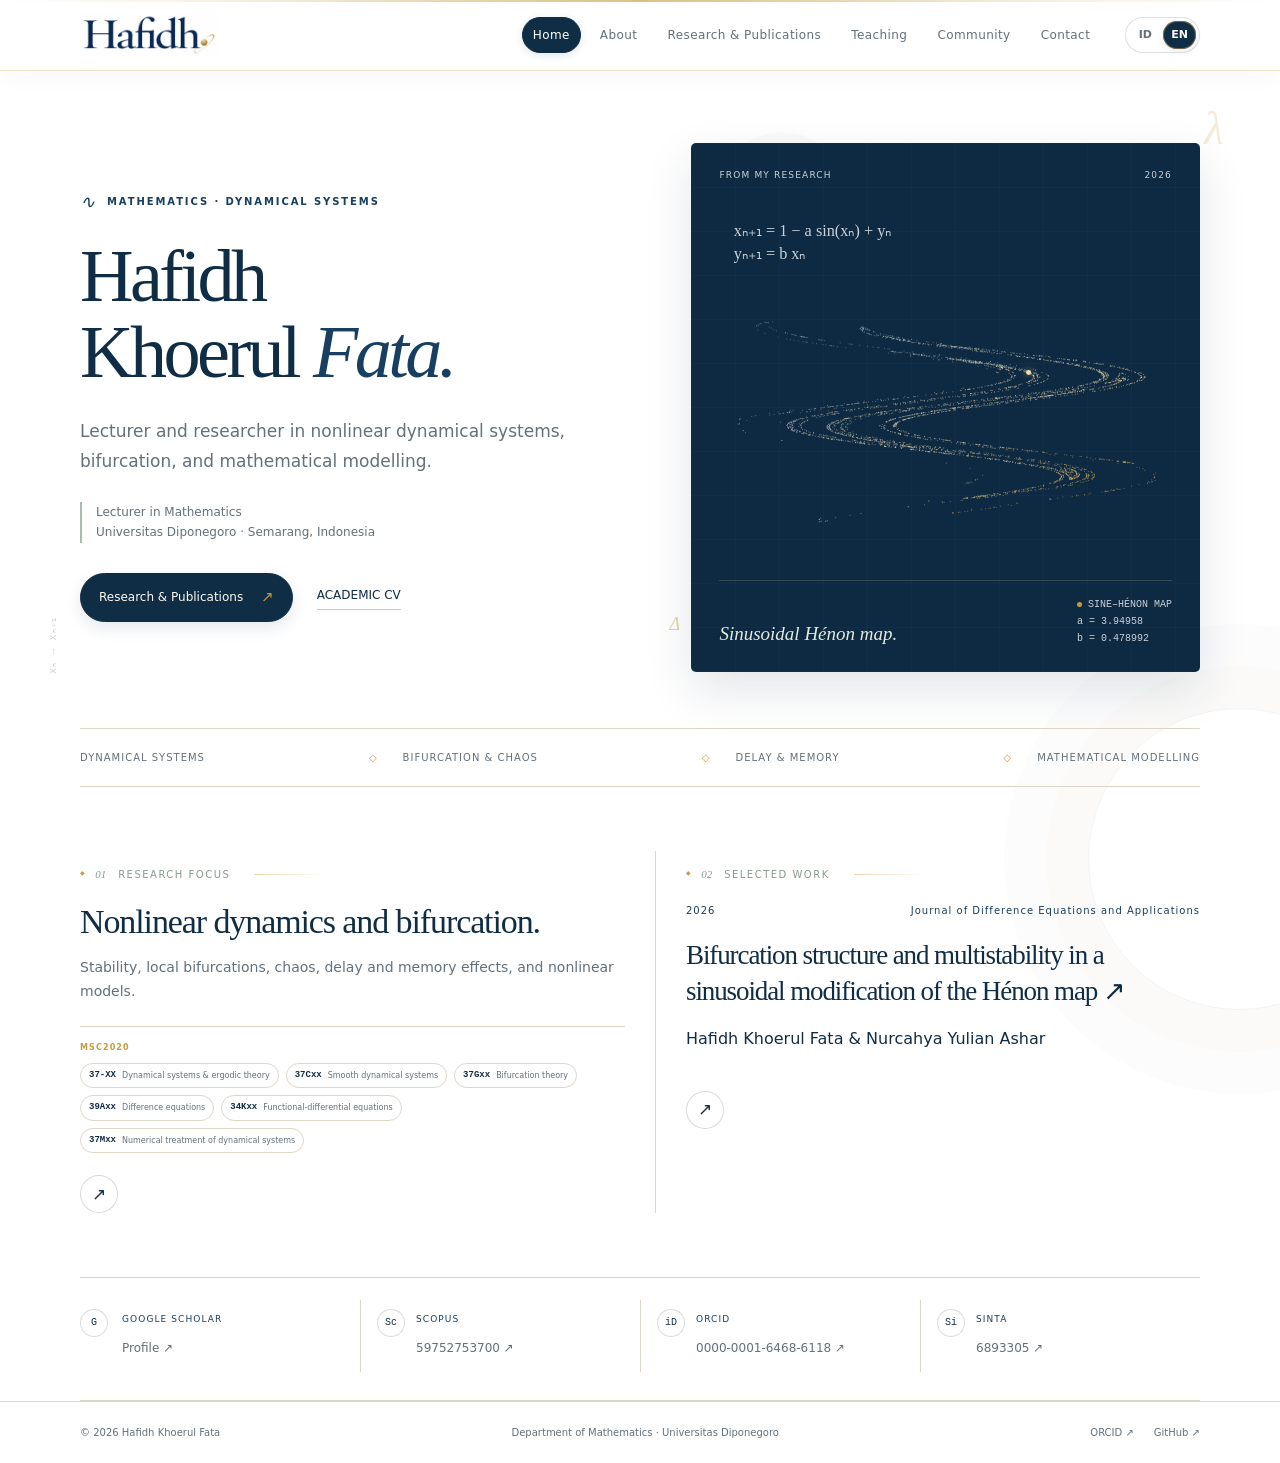
<file: index.html>
<!doctype html><html lang="en"><head>
<meta charset="utf-8"><meta name="viewport" content="width=device-width,initial-scale=1"><meta name="theme-color" content="#ffffff">
<meta name="description" content="Hafidh Khoerul Fata — lecturer and researcher in nonlinear dynamical systems, bifurcation, chaos, delay, memory, and mathematical modelling.">
<title>Hafidh Khoerul Fata · Mathematics & Dynamics</title><link rel="canonical" href="https://hafidh-fata.github.io/">
<link rel="icon" href="data:image/svg+xml,%3Csvg xmlns='http://www.w3.org/2000/svg' viewBox='0 0 64 64'%3E%3Crect width='64' height='64' rx='16' fill='%23102d46'/%3E%3Ctext x='32' y='44' font-size='40' font-family='Georgia' text-anchor='middle' fill='%23f7f7f2'%3Eh%3C/text%3E%3C/svg%3E">
<link rel="stylesheet" href="/styles.css"><meta property="og:title" content="Hafidh Khoerul Fata · Mathematics & Dynamics">
<meta property="og:description" content="Lecturer and researcher in nonlinear dynamical systems, bifurcation, chaos, delay, memory, and mathematical modelling.">
<meta property="og:type" content="profile"><meta property="og:url" content="https://hafidh-fata.github.io/">
<meta name="twitter:card" content="summary"><meta name="twitter:title" content="Hafidh Khoerul Fata · Mathematics & Dynamics">
<script type="application/ld+json">{"@context":"https://schema.org","@type":"Person","name":"Hafidh Khoerul Fata","url":"https://hafidh-fata.github.io/","jobTitle":"Lecturer in Mathematics","affiliation":{"@type":"CollegeOrUniversity","name":"Universitas Diponegoro","url":"https://www.undip.ac.id/"},"honorificSuffix":"Gr.","alumniOf":[{"@type":"CollegeOrUniversity","name":"Universitas Diponegoro"},{"@type":"CollegeOrUniversity","name":"Universitas Negeri Semarang"},{"@type":"CollegeOrUniversity","name":"Institut Teknologi Bandung"}],"sameAs":["https://orcid.org/0000-0001-6468-6118","https://www.scopus.com/authid/detail.uri?authorId=59752753700","https://scholar.google.com/citations?user=bt3k15UAAAAJ","https://sinta.kemdiktisaintek.go.id/authors/profile/6893305","https://github.com/hafidh-fata","https://math.fsm.undip.ac.id/hkfata/"],"knowsAbout":["Dynamical systems","Bifurcation theory","Chaos","Delay and memory systems","Mathematical modelling"]}</script>
</head>
<body data-page="home"><a class="skip" href="#main" data-i18n="skip">Skip to content</a>
<header><div class="wrap nav">
<a class="brand brand-logo" href="/" aria-label="Hafidh Khoerul Fata"><img class="brand-mark" src="/assets/hafidh-logo.webp" alt="" decoding="async" style="display:block;width:138px;height:auto;max-width:138px;"></a>
<nav aria-label="Main navigation">
<a href="/" data-nav="home" data-i18n="navHome">Home</a>
<a href="/about/" data-nav="about" data-i18n="navAbout">About</a>
<a href="/research/" data-nav="research" data-i18n="navResearchPublications">Research &amp; Publications</a>
<a href="/teaching/" data-nav="teaching" data-i18n="navTeaching">Teaching</a>
<a href="/community/" data-nav="community" data-i18n="navCommunity">Community</a>
<a href="/contact/" data-nav="contact" data-i18n="navContact">Contact</a>
</nav>
<div class="languages" role="group" aria-label="Language / Bahasa"><button type="button" data-lang="id" aria-label="Bahasa Indonesia" aria-pressed="false">ID</button><button type="button" data-lang="en" aria-label="English" aria-pressed="true">EN</button></div>
</div></header>
<main id="main"><div class="wrap">
<section class="home-hero" aria-labelledby="name">
<div>
<div class="eyebrow" data-i18n="role">Mathematics · Dynamical Systems</div>
<h1 id="name">Hafidh<br>Khoerul <em>Fata.</em></h1>
<p class="intro" data-i18n="intro">Lecturer and researcher in nonlinear dynamical systems, bifurcation, and mathematical modelling.</p>
<div class="affiliation"><span data-i18n="position">Lecturer in Mathematics</span><br><span data-i18n="affiliation">Universitas Diponegoro · Semarang, Indonesia</span></div>
<div class="actions"><a class="button" href="/research/"><span data-i18n="navResearchPublications">Research &amp; Publications</span><span aria-hidden="true">↗</span></a><a class="text-link" href="/cv/" data-i18n="academicCv">Academic CV</a></div>
</div>
<div class="art-shell"><figure class="art"><div class="art-top"><span data-i18n="artTop">FROM MY RESEARCH</span><span>2026</span></div><svg viewBox="0 0 500 520" role="img" aria-labelledby="attractor-title"><title id="attractor-title">Chaotic attractor of the sinusoidal Hénon map studied by Fata and Ashar</title><defs><linearGradient id="orbit" x1="0" y1="0" x2="1" y2="1"><stop stop-color="#6f93b2"/><stop offset=".52" stop-color="#ead9ad"/><stop offset="1" stop-color="#c69a3b"/></linearGradient></defs><g id="orbit-art"></g><text x="42" y="91" fill="#c8d2da" font-family="Georgia,serif" font-size="16">xₙ₊₁ = 1 − a sin(xₙ) + yₙ</text><text x="42" y="114" fill="#c8d2da" font-family="Georgia,serif" font-size="16">yₙ₊₁ = b xₙ</text></svg><figcaption class="art-bottom"><p data-i18n="artCaption">Sinusoidal Hénon map.</p><span><span class="dot"></span><span data-i18n="attractorName">SINE–HÉNON MAP</span><br>a = 3.94958<br>b = 0.478992</span></figcaption></figure></div>
</section>

<div class="subjects"><span data-i18n="topic1">Dynamical systems</span><span data-i18n="topic2">Bifurcation & chaos</span><span data-i18n="topic3">Delay & memory</span><span data-i18n="topic4">Mathematical modelling</span></div>

<section class="home-section">
<div class="home-feature-grid">
<article class="home-feature">
<div class="section-label"><span>01</span><span data-i18n="researchFocusLabel">RESEARCH FOCUS</span></div>
<h2 data-i18n="homeFocusTitle">Nonlinear dynamics and bifurcation.</h2>
<p data-i18n="homeFocusText">Stability, local bifurcations, chaos, delay and memory effects, and nonlinear models.</p>
<div class="msc-block" aria-label="MSC2020 classifications">
<small>MSC2020</small>
<div class="msc-list">
<span><b>37-XX</b><em data-i18n="msc37">Dynamical systems &amp; ergodic theory</em></span>
<span><b>37Cxx</b><em data-i18n="msc37C">Smooth dynamical systems</em></span>
<span><b>37Gxx</b><em data-i18n="msc37G">Bifurcation theory</em></span>
<span><b>39Axx</b><em data-i18n="msc39A">Difference equations</em></span>
<span><b>34Kxx</b><em data-i18n="msc34K">Functional-differential equations</em></span>
<span><b>37Mxx</b><em data-i18n="msc37M">Numerical treatment of dynamical systems</em></span>
</div>
</div>
<a class="symbol-link" href="/research/" aria-label="View research"><span class="sr-only" data-i18n="viewResearch">View research</span><span aria-hidden="true">↗</span></a>
</article>

<article class="home-feature featured-work">
<div class="section-label"><span>02</span><span data-i18n="selectedWork">SELECTED WORK</span></div>
<div id="home-featured-publication"><div class="pub-meta"><span>2026</span><span>Journal of Difference Equations and Applications</span></div><h2><a href="https://doi.org/10.1080/10236198.2026.2689969">Bifurcation structure and multistability in a sinusoidal modification of the Hénon map ↗</a></h2><p>Hafidh Khoerul Fata &amp; Nurcahya Yulian Ashar</p></div>
<a class="symbol-link" href="/research/#publications" aria-label="All publications"><span class="sr-only" data-i18n="viewAllPublications">All publications</span><span aria-hidden="true">↗</span></a>
</article>
</div>
</section>

<section class="home-profiles" aria-label="Academic profiles">
<a href="https://scholar.google.com/citations?hl=en&user=bt3k15UAAAAJ"><small>Google Scholar</small><span>Profile ↗</span></a>
<a href="https://www.scopus.com/authid/detail.uri?authorId=59752753700"><small>Scopus</small><span>59752753700 ↗</span></a>
<a href="https://orcid.org/0000-0001-6468-6118"><small>ORCID</small><span>0000-0001-6468-6118 ↗</span></a>
<a href="https://sinta.kemdiktisaintek.go.id/authors/profile/6893305"><small>SINTA</small><span>6893305 ↗</span></a>
</section>
</div></main>
<footer><div class="wrap footer-inner"><span>© <span id="year">2026</span> Hafidh Khoerul Fata</span><span data-i18n="footerLocation">Department of Mathematics · Universitas Diponegoro</span><div><a href="https://orcid.org/0000-0001-6468-6118">ORCID ↗</a><a href="https://github.com/hafidh-fata">GitHub ↗</a></div></div></footer><script src="/site.js"></script></body></html>
</file>
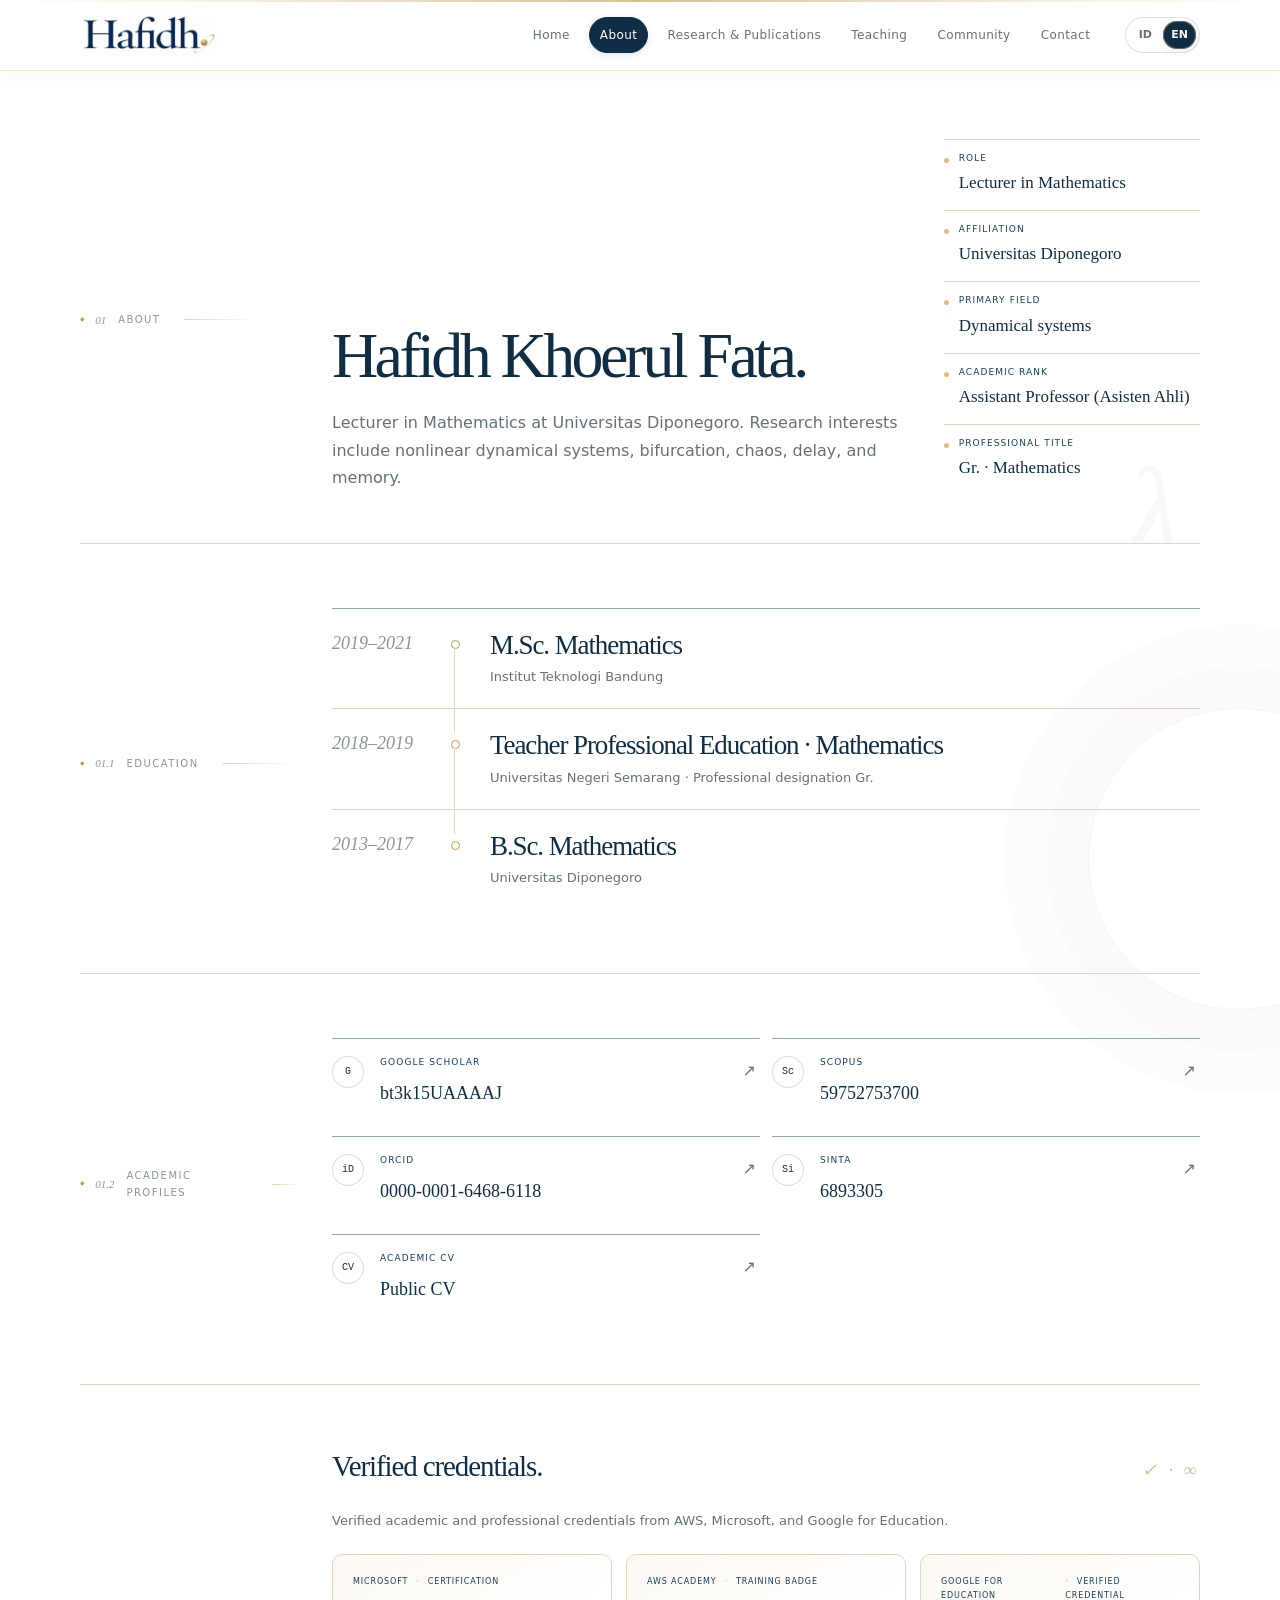
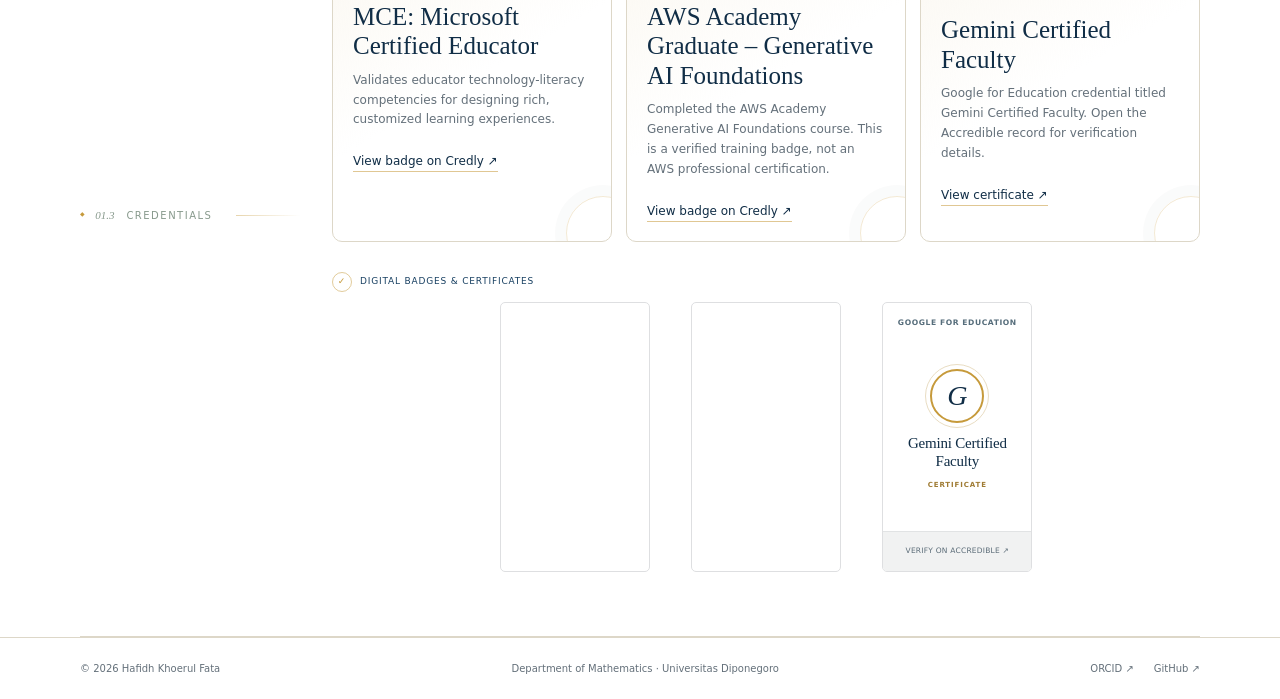
<file: about/index.html>
<!doctype html><html lang="en"><head>
<meta charset="utf-8"><meta name="viewport" content="width=device-width,initial-scale=1"><meta name="theme-color" content="#ffffff">
<meta name="description" content="Academic profile of Hafidh Khoerul Fata, lecturer in Mathematics at Universitas Diponegoro.">
<title>About · Hafidh Khoerul Fata</title><link rel="canonical" href="https://hafidh-fata.github.io/about/">
<link rel="icon" href="data:image/svg+xml,%3Csvg xmlns='http://www.w3.org/2000/svg' viewBox='0 0 64 64'%3E%3Crect width='64' height='64' rx='16' fill='%23102d46'/%3E%3Ctext x='32' y='44' font-size='40' font-family='Georgia' text-anchor='middle' fill='%23f7f7f2'%3Eh%3C/text%3E%3C/svg%3E">
<link rel="stylesheet" href="/styles.css"><meta property="og:title" content="About · Hafidh Khoerul Fata"><meta property="og:description" content="Academic profile, education, researcher identities, and verified credentials."><meta property="og:type" content="profile"><meta property="og:url" content="https://hafidh-fata.github.io/about/"><meta name="twitter:card" content="summary">
<script type="application/ld+json">{"@context":"https://schema.org","@type":"Person","name":"Hafidh Khoerul Fata","honorificSuffix":"Gr.","url":"https://hafidh-fata.github.io/about/","jobTitle":"Lecturer in Mathematics","affiliation":{"@type":"CollegeOrUniversity","name":"Universitas Diponegoro"},"alumniOf":[{"@type":"CollegeOrUniversity","name":"Universitas Diponegoro"},{"@type":"CollegeOrUniversity","name":"Universitas Negeri Semarang"},{"@type":"CollegeOrUniversity","name":"Institut Teknologi Bandung"}],"sameAs":["https://orcid.org/0000-0001-6468-6118","https://www.scopus.com/authid/detail.uri?authorId=59752753700","https://scholar.google.com/citations?user=bt3k15UAAAAJ","https://sinta.kemdiktisaintek.go.id/authors/profile/6893305"]}</script>
</head>
<body data-page="about"><a class="skip" href="#main" data-i18n="skip">Skip to content</a>
<header><div class="wrap nav">
<a class="brand brand-logo" href="/" aria-label="Hafidh Khoerul Fata"><img class="brand-mark" src="/assets/hafidh-logo.webp" alt="" decoding="async" style="display:block;width:138px;height:auto;max-width:138px;"></a>
<nav aria-label="Main navigation">
<a href="/" data-nav="home" data-i18n="navHome">Home</a>
<a href="/about/" data-nav="about" data-i18n="navAbout">About</a>
<a href="/research/" data-nav="research" data-i18n="navResearchPublications">Research &amp; Publications</a>
<a href="/teaching/" data-nav="teaching" data-i18n="navTeaching">Teaching</a>
<a href="/community/" data-nav="community" data-i18n="navCommunity">Community</a>
<a href="/contact/" data-nav="contact" data-i18n="navContact">Contact</a>
</nav>
<div class="languages" role="group" aria-label="Language / Bahasa"><button type="button" data-lang="id" aria-label="Bahasa Indonesia" aria-pressed="false">ID</button><button type="button" data-lang="en" aria-label="English" aria-pressed="true">EN</button></div>
</div></header>

<main id="main"><div class="wrap">
<section class="profile-hero">
<div class="section-label"><span>01</span><span data-i18n="aboutLabel">ABOUT</span></div>
<div class="profile-hero-main">
<div>
<h1>Hafidh Khoerul Fata.</h1>
<p class="profile-lead" data-i18n="aboutLead">Lecturer in Mathematics at Universitas Diponegoro. Research interests include nonlinear dynamical systems, bifurcation, chaos, delay, and memory.</p>
</div>
<div class="profile-summary">
<div><small data-i18n="factRole">ROLE</small><strong data-i18n="factRoleValue">Lecturer in Mathematics</strong></div>
<div><small data-i18n="factAff">AFFILIATION</small><strong data-i18n="factAffValue">Universitas Diponegoro</strong></div>
<div><small data-i18n="factField">PRIMARY FIELD</small><strong data-i18n="factFieldValue">Dynamical systems</strong></div><div><small data-i18n="academicRankLabel">ACADEMIC RANK</small><strong data-i18n="academicRankValue">Assistant Professor (Asisten Ahli)</strong></div><div><small data-i18n="professionalTitleLabel">PROFESSIONAL TITLE</small><strong data-i18n="professionalTitleValue">Gr. · Mathematics</strong></div>
</div>
</div>
</section>

<section class="section"><div class="content-grid">
<div class="section-label"><span>01.1</span><span data-i18n="educationLabel">EDUCATION</span></div>
<div class="education-list">
<article><div class="education-year">2019–2021</div><div><h2 data-i18n="eduMaster">M.Sc. Mathematics</h2><p>Institut Teknologi Bandung</p></div></article>
<article><div class="education-year">2018–2019</div><div><h2 data-i18n="eduProfessional">Teacher Professional Education · Mathematics</h2><p>Universitas Negeri Semarang · <span data-i18n="professionalDesignation">Professional designation Gr.</span></p></div></article>
<article><div class="education-year">2013–2017</div><div><h2 data-i18n="eduBachelor">B.Sc. Mathematics</h2><p>Universitas Diponegoro</p></div></article>
</div>
</div></section>

<section class="section"><div class="content-grid">
<div class="section-label"><span>01.2</span><span data-i18n="academicProfiles">ACADEMIC PROFILES</span></div>
<div class="profile-links">
<a href="https://scholar.google.com/citations?hl=en&user=bt3k15UAAAAJ"><small>Google Scholar</small><strong>bt3k15UAAAAJ</strong><span>↗</span></a>
<a href="https://www.scopus.com/authid/detail.uri?authorId=59752753700"><small>Scopus</small><strong>59752753700</strong><span>↗</span></a>
<a href="https://orcid.org/0000-0001-6468-6118"><small>ORCID</small><strong>0000-0001-6468-6118</strong><span>↗</span></a>
<a href="https://sinta.kemdiktisaintek.go.id/authors/profile/6893305"><small>SINTA</small><strong>6893305</strong><span>↗</span></a><a href="/cv/"><small data-i18n="academicCv">ACADEMIC CV</small><strong data-i18n="viewCv">Public CV</strong><span>↗</span></a>
</div>
</div></section>

<section class="section"><div class="content-grid">
<div class="section-label"><span>01.3</span><span data-i18n="credentialsLabel">CREDENTIALS</span></div>
<div class="credentials-block">
<div class="credential-heading-row"><h2 data-i18n="credentialsHeading">Verified credentials.</h2><span class="math-ornament" aria-hidden="true">✓ · ∞</span></div>
<p class="credential-intro" data-i18n="credentialsIntro">Verified academic and professional credentials from AWS, Microsoft, and Google for Education.</p>
<div class="credential-detail-grid">
<article class="credential-detail">
<div class="credential-kicker"><span>Microsoft</span><span>Certification</span></div>
<h3>MCE: Microsoft Certified Educator</h3>
<p data-i18n="mceDescription">Validates educator technology-literacy competencies for designing rich, customized learning experiences.</p>
<a class="text-link" href="https://www.credly.com/badges/0ee6dc2f-8d0f-4e94-ad6f-f0076de684e7" target="_blank" rel="noopener noreferrer" data-i18n="viewCredlyBadge">View badge on Credly ↗</a>
</article>
<article class="credential-detail">
<div class="credential-kicker"><span>AWS Academy</span><span data-i18n="trainingBadgeLabel">Training badge</span></div>
<h3>AWS Academy Graduate – Generative AI Foundations</h3>
<p data-i18n="awsCredentialDescription">Completed the AWS Academy Generative AI Foundations course. This is a verified training badge, not an AWS professional certification.</p>
<a class="text-link" href="https://www.credly.com/badges/3b27a1b9-ca10-4aec-8797-dd8df52ab67c" target="_blank" rel="noopener noreferrer" data-i18n="viewCredlyBadge">View badge on Credly ↗</a>
</article>
<article class="credential-detail">
<div class="credential-kicker"><span>Google for Education</span><span data-i18n="verifiedCredential">Verified credential</span></div>
<h3 data-i18n="googleCredentialHeading">Gemini Certified Faculty</h3>
<p data-i18n="googleCredentialDescription">Google for Education credential titled Gemini Certified Faculty. Open the Accredible record for verification details.</p>
<a class="text-link" href="https://edu.google.accredible.com/embed/60c1d899-d487-467e-a88f-93cb35f7e168?key=69b7d1c36fd6a9c2bad81db94dde13a344ce25df505a05d18d584eef9c4825a0" target="_blank" rel="noopener noreferrer" data-i18n="googleCredentialView">View certificate ↗</a>
</article>
</div>
<div class="credential-verification-label"><span aria-hidden="true">✓</span><span data-i18n="credlyVerification">Digital badges &amp; certificates</span></div>
<div class="credential-grid">
<div class="credential-slot credential-slot--credly"><div data-iframe-width="148" data-iframe-height="268" data-share-badge-id="0ee6dc2f-8d0f-4e94-ad6f-f0076de684e7" data-share-badge-host="https://www.credly.com"></div></div>
<div class="credential-slot credential-slot--credly"><div data-iframe-width="148" data-iframe-height="268" data-share-badge-id="3b27a1b9-ca10-4aec-8797-dd8df52ab67c" data-share-badge-host="https://www.credly.com"></div></div>
<a class="credential-google-certificate credential-slot credential-text-frame" href="https://edu.google.accredible.com/embed/60c1d899-d487-467e-a88f-93cb35f7e168?key=69b7d1c36fd6a9c2bad81db94dde13a344ce25df505a05d18d584eef9c4825a0" target="_blank" rel="noopener noreferrer" aria-label="Open Google for Education digital certificate on Accredible">
<span class="credential-type-top" data-i18n="credentialGoogleIssuer">GOOGLE FOR EDUCATION</span>
<span class="credential-type-center">
<span class="credential-type-mark" aria-hidden="true">G</span>
<strong class="credential-type-name" data-i18n="googleCredentialHeading">Gemini Certified Faculty</strong>
<span class="credential-type-level" data-i18n="credentialTypeCertificate">CERTIFICATE</span>
</span>
<span class="credential-type-foot" data-i18n="credentialTypeVerify">VERIFY ON ACCREDIBLE ↗</span>
</a>
</div>
</div>
</div></section>
</div></main>

<footer><div class="wrap footer-inner"><span>© <span id="year">2026</span> Hafidh Khoerul Fata</span><span data-i18n="footerLocation">Department of Mathematics · Universitas Diponegoro</span><div><a href="https://orcid.org/0000-0001-6468-6118">ORCID ↗</a><a href="https://github.com/hafidh-fata">GitHub ↗</a></div></div></footer>
<script async src="https://cdn.credly.com/assets/utilities/embed.js"></script><script src="/site.js"></script></body></html>
</file>
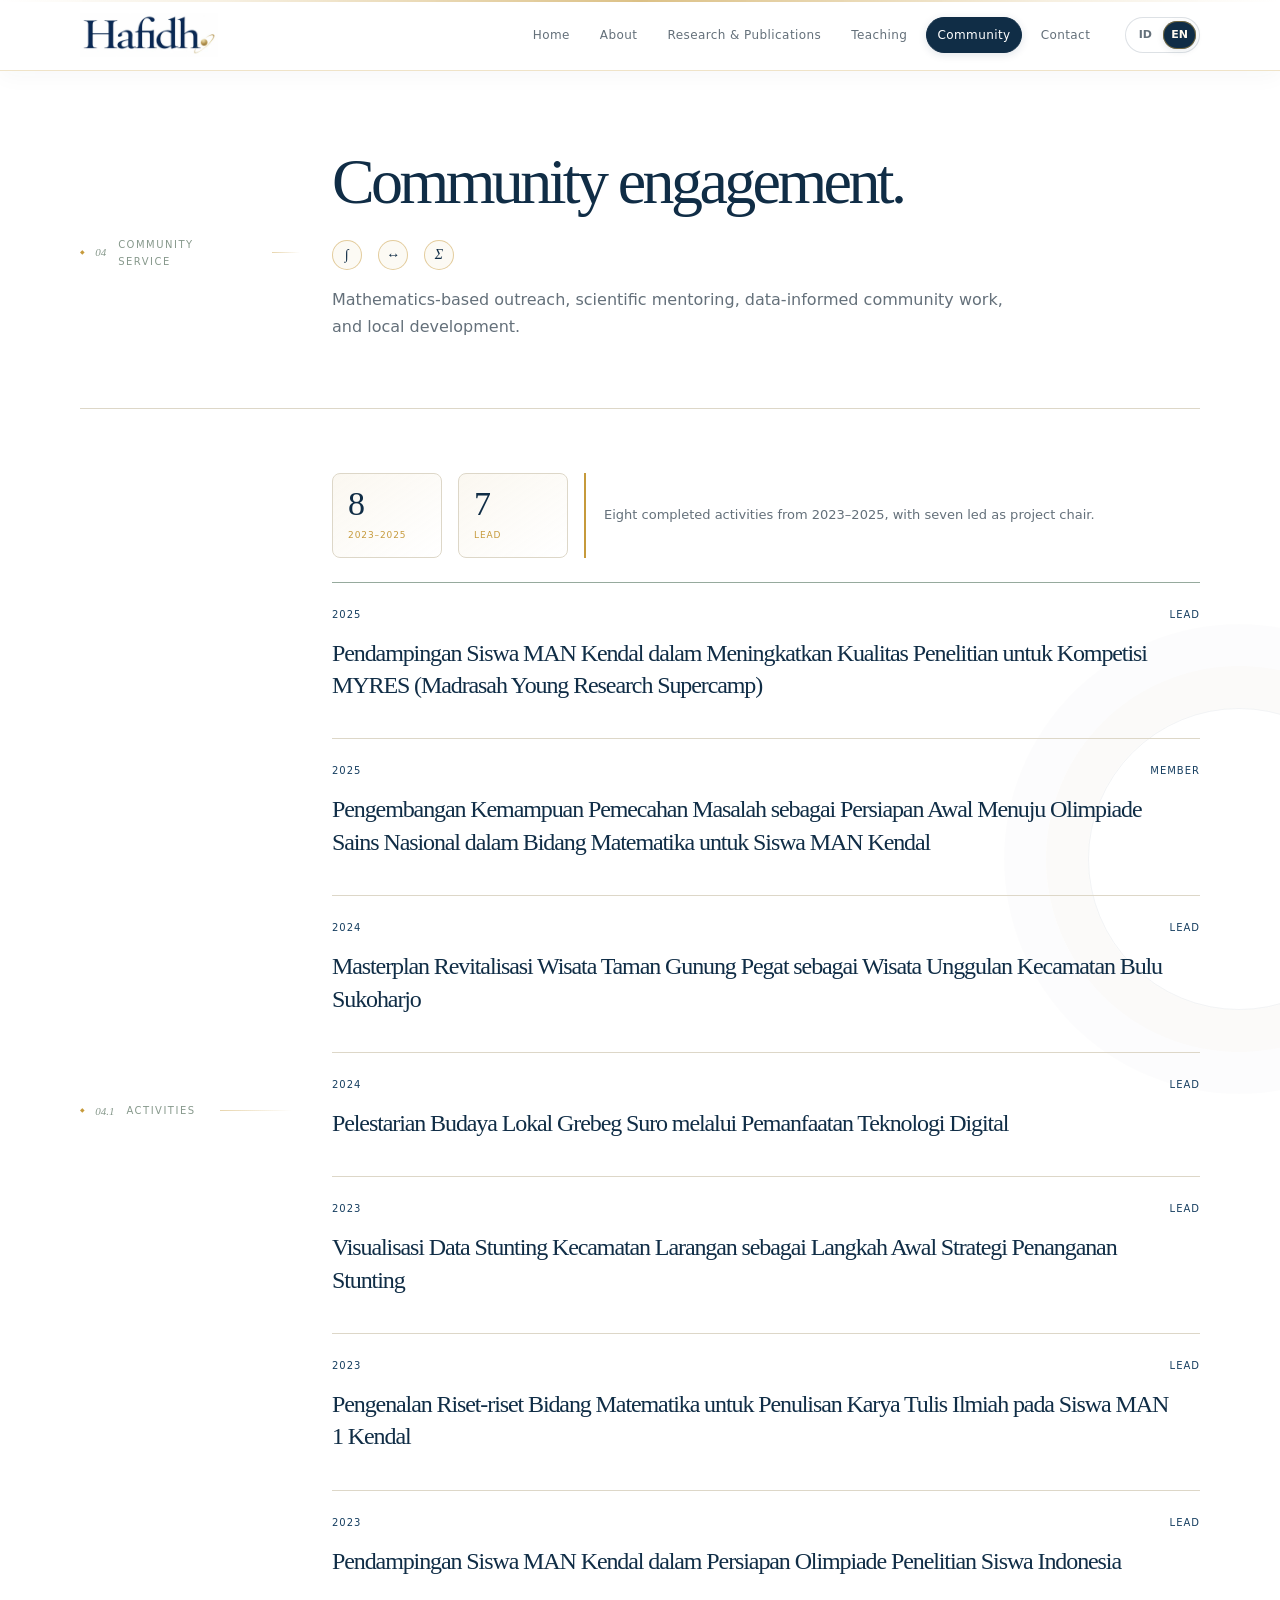
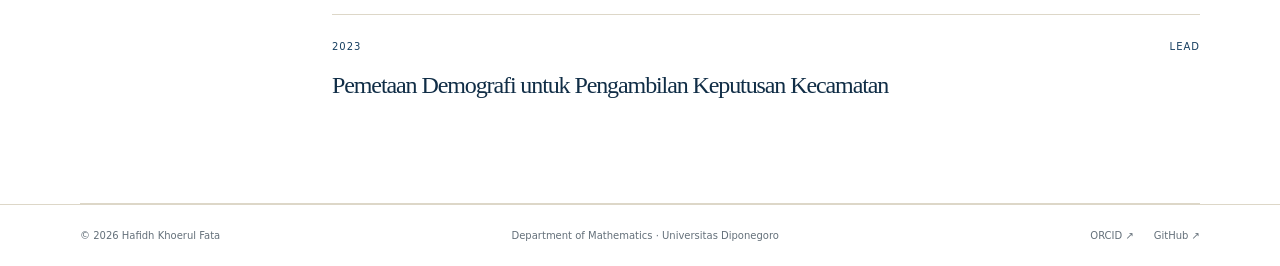
<file: community/index.html>
<!doctype html><html lang="en"><head>
<meta charset="utf-8"><meta name="viewport" content="width=device-width,initial-scale=1"><meta name="theme-color" content="#ffffff">
<meta name="description" content="Community service and academic outreach activities of Hafidh Khoerul Fata in mathematics, scientific mentoring, data, and local development.">
<title>Community Service · Hafidh Khoerul Fata</title><link rel="canonical" href="https://hafidh-fata.github.io/community/">
<link rel="icon" href="data:image/svg+xml,%3Csvg xmlns='http://www.w3.org/2000/svg' viewBox='0 0 64 64'%3E%3Crect width='64' height='64' rx='16' fill='%23102d46'/%3E%3Ctext x='32' y='44' font-size='40' font-family='Georgia' text-anchor='middle' fill='%23f7f7f2'%3Eh%3C/text%3E%3C/svg%3E">
<link rel="stylesheet" href="/styles.css">
<meta property="og:title" content="Community Service · Hafidh Khoerul Fata"><meta property="og:description" content="Mathematics-based outreach, scientific mentoring, data-informed community work, and local development."><meta property="og:type" content="website"><meta property="og:url" content="https://hafidh-fata.github.io/community/"><meta name="twitter:card" content="summary">
<script type="application/ld+json">{"@context":"https://schema.org","@type":"CollectionPage","name":"Community Service · Hafidh Khoerul Fata","url":"https://hafidh-fata.github.io/community/","about":{"@type":"Person","name":"Hafidh Khoerul Fata","affiliation":{"@type":"CollegeOrUniversity","name":"Universitas Diponegoro"}}}</script>
</head>
<body data-page="community"><a class="skip" href="#main" data-i18n="skip">Skip to content</a>
<header><div class="wrap nav">
<a class="brand brand-logo" href="/" aria-label="Hafidh Khoerul Fata"><img class="brand-mark" src="/assets/hafidh-logo.webp" alt="" decoding="async" style="display:block;width:138px;height:auto;max-width:138px;"></a>
<nav aria-label="Main navigation">
<a href="/" data-nav="home" data-i18n="navHome">Home</a>
<a href="/about/" data-nav="about" data-i18n="navAbout">About</a>
<a href="/research/" data-nav="research" data-i18n="navResearchPublications">Research &amp; Publications</a>
<a href="/teaching/" data-nav="teaching" data-i18n="navTeaching">Teaching</a>
<a href="/community/" data-nav="community" data-i18n="navCommunity">Community</a>
<a href="/contact/" data-nav="contact" data-i18n="navContact">Contact</a>
</nav>
<div class="languages" role="group" aria-label="Language / Bahasa"><button type="button" data-lang="id" aria-label="Bahasa Indonesia" aria-pressed="false">ID</button><button type="button" data-lang="en" aria-label="English" aria-pressed="true">EN</button></div>
</div></header>
<main id="main"><div class="wrap">
<section class="page-hero"><div class="section-label"><span>04</span><span data-i18n="communityLabel">COMMUNITY SERVICE</span></div><div><h1 data-i18n="communityPageTitle">Community engagement.</h1><div class="hero-symbols" aria-hidden="true"><span>∫</span><span>↔</span><span>Σ</span></div><p data-i18n="communityLead">Mathematics-based outreach, scientific mentoring, data-informed community work, and local development.</p></div></section>

<section class="section"><div class="content-grid"><div class="section-label"><span>04.1</span><span data-i18n="communityActivities">ACTIVITIES</span></div><div>
<div class="community-stats"><span><strong>8</strong><small>2023–2025</small></span><span><strong>7</strong><small data-i18n="leadRole">LEAD</small></span><p data-i18n="communitySummary">Eight completed activities from 2023–2025, with seven led as project chair.</p></div>
<div class="publication-list community-list">
<article class="publication"><div class="pub-meta"><span>2025</span><span data-i18n="leadRole">LEAD</span></div><h2>Pendampingan Siswa MAN Kendal dalam Meningkatkan Kualitas Penelitian untuk Kompetisi MYRES (Madrasah Young Research Supercamp)</h2></article>
<article class="publication"><div class="pub-meta"><span>2025</span><span data-i18n="memberRole">MEMBER</span></div><h2>Pengembangan Kemampuan Pemecahan Masalah sebagai Persiapan Awal Menuju Olimpiade Sains Nasional dalam Bidang Matematika untuk Siswa MAN Kendal</h2></article>
<article class="publication"><div class="pub-meta"><span>2024</span><span data-i18n="leadRole">LEAD</span></div><h2>Masterplan Revitalisasi Wisata Taman Gunung Pegat sebagai Wisata Unggulan Kecamatan Bulu Sukoharjo</h2></article>
<article class="publication"><div class="pub-meta"><span>2024</span><span data-i18n="leadRole">LEAD</span></div><h2>Pelestarian Budaya Lokal Grebeg Suro melalui Pemanfaatan Teknologi Digital</h2></article>
<article class="publication"><div class="pub-meta"><span>2023</span><span data-i18n="leadRole">LEAD</span></div><h2>Visualisasi Data Stunting Kecamatan Larangan sebagai Langkah Awal Strategi Penanganan Stunting</h2></article>
<article class="publication"><div class="pub-meta"><span>2023</span><span data-i18n="leadRole">LEAD</span></div><h2>Pengenalan Riset-riset Bidang Matematika untuk Penulisan Karya Tulis Ilmiah pada Siswa MAN 1 Kendal</h2></article>
<article class="publication"><div class="pub-meta"><span>2023</span><span data-i18n="leadRole">LEAD</span></div><h2>Pendampingan Siswa MAN Kendal dalam Persiapan Olimpiade Penelitian Siswa Indonesia</h2></article>
<article class="publication"><div class="pub-meta"><span>2023</span><span data-i18n="leadRole">LEAD</span></div><h2>Pemetaan Demografi untuk Pengambilan Keputusan Kecamatan</h2></article>
</div></div></div></section>
</div></main>
<footer><div class="wrap footer-inner"><span>© <span id="year">2026</span> Hafidh Khoerul Fata</span><span data-i18n="footerLocation">Department of Mathematics · Universitas Diponegoro</span><div><a href="https://orcid.org/0000-0001-6468-6118">ORCID ↗</a><a href="https://github.com/hafidh-fata">GitHub ↗</a></div></div></footer><script src="/site.js"></script></body></html>
</file>
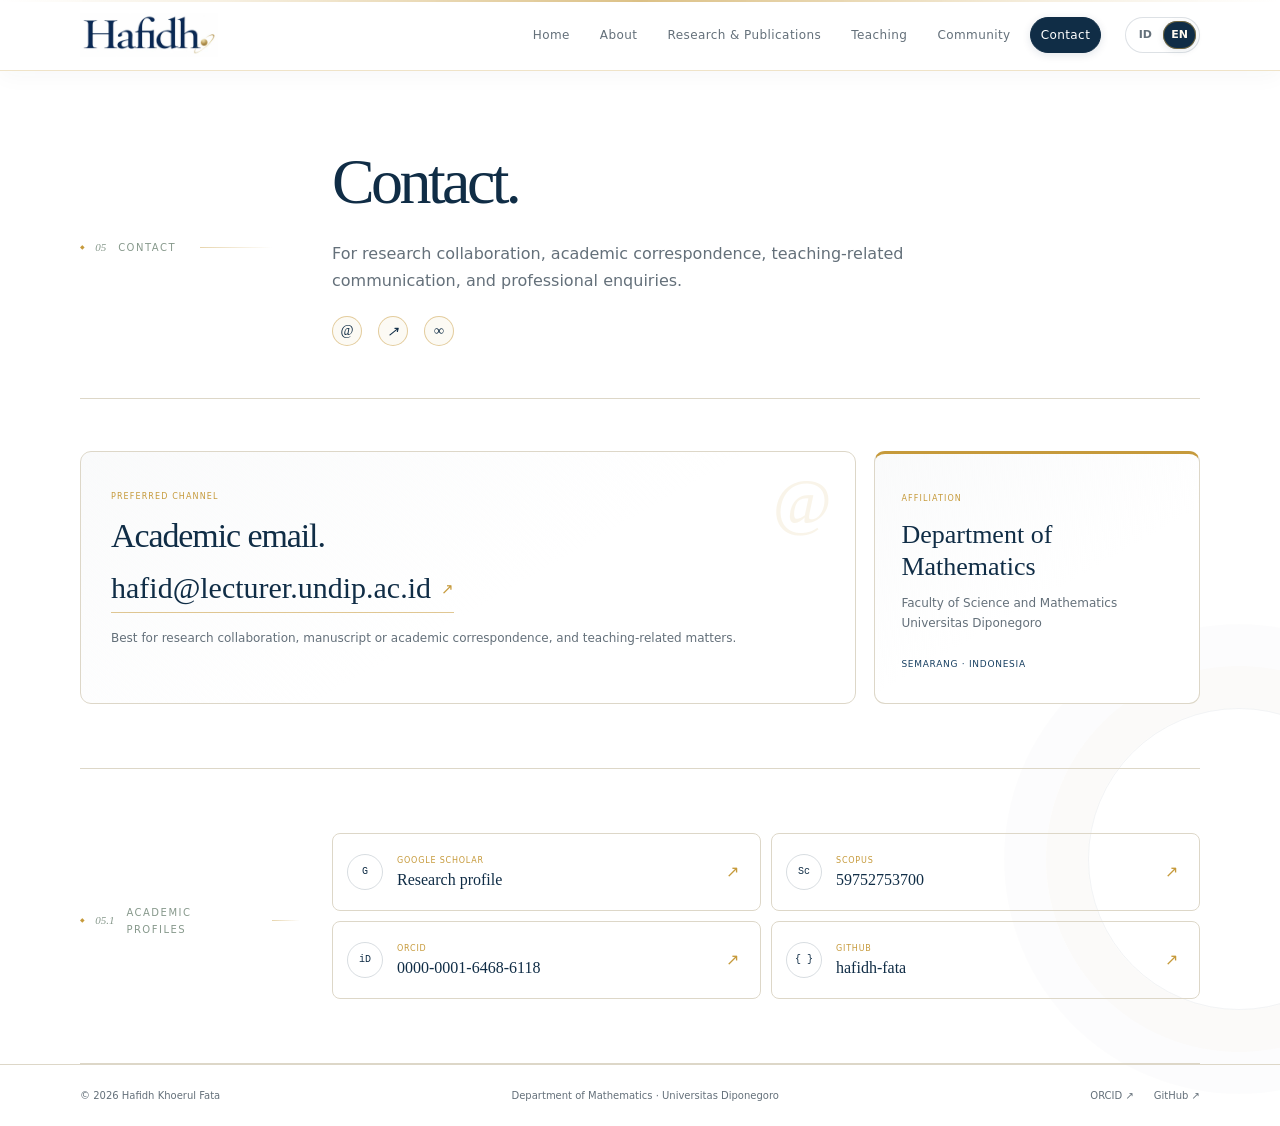
<file: contact/index.html>
<!doctype html><html lang="en"><head>
<meta charset="utf-8"><meta name="viewport" content="width=device-width,initial-scale=1"><meta name="theme-color" content="#ffffff">
<meta name="description" content="Academic contact, affiliation, and researcher profiles for Hafidh Khoerul Fata at Universitas Diponegoro.">
<title>Contact · Hafidh Khoerul Fata</title><link rel="canonical" href="https://hafidh-fata.github.io/contact/">
<link rel="icon" href="data:image/svg+xml,%3Csvg xmlns='http://www.w3.org/2000/svg' viewBox='0 0 64 64'%3E%3Crect width='64' height='64' rx='16' fill='%23102d46'/%3E%3Ctext x='32' y='44' font-size='40' font-family='Georgia' text-anchor='middle' fill='%23f7f7f2'%3Eh%3C/text%3E%3C/svg%3E">
<link rel="stylesheet" href="/styles.css"><meta property="og:title" content="Contact · Hafidh Khoerul Fata"><meta property="og:description" content="Academic contact, affiliation, and researcher profiles for Hafidh Khoerul Fata."><meta property="og:type" content="website"><meta property="og:url" content="https://hafidh-fata.github.io/contact/"><meta name="twitter:card" content="summary">
</head>
<body data-page="contact"><a class="skip" href="#main" data-i18n="skip">Skip to content</a>
<header><div class="wrap nav">
<a class="brand brand-logo" href="/" aria-label="Hafidh Khoerul Fata"><img class="brand-mark" src="/assets/hafidh-logo.webp" alt="" decoding="async" style="display:block;width:138px;height:auto;max-width:138px;"></a>
<nav aria-label="Main navigation">
<a href="/" data-nav="home" data-i18n="navHome">Home</a>
<a href="/about/" data-nav="about" data-i18n="navAbout">About</a>
<a href="/research/" data-nav="research" data-i18n="navResearchPublications">Research &amp; Publications</a>
<a href="/teaching/" data-nav="teaching" data-i18n="navTeaching">Teaching</a>
<a href="/community/" data-nav="community" data-i18n="navCommunity">Community</a>
<a href="/contact/" data-nav="contact" data-i18n="navContact">Contact</a>
</nav>
<div class="languages" role="group" aria-label="Language / Bahasa"><button type="button" data-lang="id" aria-label="Bahasa Indonesia" aria-pressed="false">ID</button><button type="button" data-lang="en" aria-label="English" aria-pressed="true">EN</button></div>
</div></header>
<main id="main"><div class="wrap">
<section class="page-hero contact-hero"><div class="section-label"><span>05</span><span data-i18n="contactLabel">CONTACT</span></div><div>
<h1 data-i18n="contactPageTitle">Contact.</h1>
<p data-i18n="contactLead">For research collaboration, academic correspondence, teaching-related communication, and professional enquiries.</p>
<div class="hero-symbols contact-symbols" aria-hidden="true"><span>@</span><span>↗</span><span>∞</span></div>
</div></section>

<section class="section contact-section">
<div class="contact-primary">
<div class="contact-email-card">
<div class="contact-card-icon" aria-hidden="true">@</div>
<small data-i18n="preferredChannel">PREFERRED CHANNEL</small>
<h2 data-i18n="academicEmailHeading">Academic email.</h2>
<a class="contact-email" href="mailto:hafid@lecturer.undip.ac.id">hafid@lecturer.undip.ac.id <span aria-hidden="true">↗</span></a>
<p data-i18n="emailUseText">Best for research collaboration, manuscript or academic correspondence, and teaching-related matters.</p>
</div>
<div class="contact-affiliation-card">
<small data-i18n="locationLabel">AFFILIATION</small>
<h3 data-i18n="departmentName">Department of Mathematics</h3>
<p>Faculty of Science and Mathematics<br>Universitas Diponegoro</p>
<span>Semarang · Indonesia</span>
</div>
</div>
</section>

<section class="section"><div class="content-grid">
<div class="section-label"><span>05.1</span><span data-i18n="profilesLabel">ACADEMIC PROFILES</span></div>
<div class="contact-profile-grid">
<a href="https://scholar.google.com/citations?hl=en&user=bt3k15UAAAAJ"><span class="contact-profile-glyph">G</span><span><small>Google Scholar</small><strong data-i18n="scholarProfile">Research profile</strong></span><em>↗</em></a>
<a href="https://www.scopus.com/authid/detail.uri?authorId=59752753700"><span class="contact-profile-glyph">Sc</span><span><small>Scopus</small><strong>59752753700</strong></span><em>↗</em></a>
<a href="https://orcid.org/0000-0001-6468-6118"><span class="contact-profile-glyph">iD</span><span><small>ORCID</small><strong>0000-0001-6468-6118</strong></span><em>↗</em></a>
<a href="https://github.com/hafidh-fata"><span class="contact-profile-glyph">{ }</span><span><small>GitHub</small><strong>hafidh-fata</strong></span><em>↗</em></a>
</div>
</div></section>
</div></main>
<footer><div class="wrap footer-inner"><span>© <span id="year">2026</span> Hafidh Khoerul Fata</span><span data-i18n="footerLocation">Department of Mathematics · Universitas Diponegoro</span><div><a href="https://orcid.org/0000-0001-6468-6118">ORCID ↗</a><a href="https://github.com/hafidh-fata">GitHub ↗</a></div></div></footer><script src="/site.js"></script></body></html>
</file>
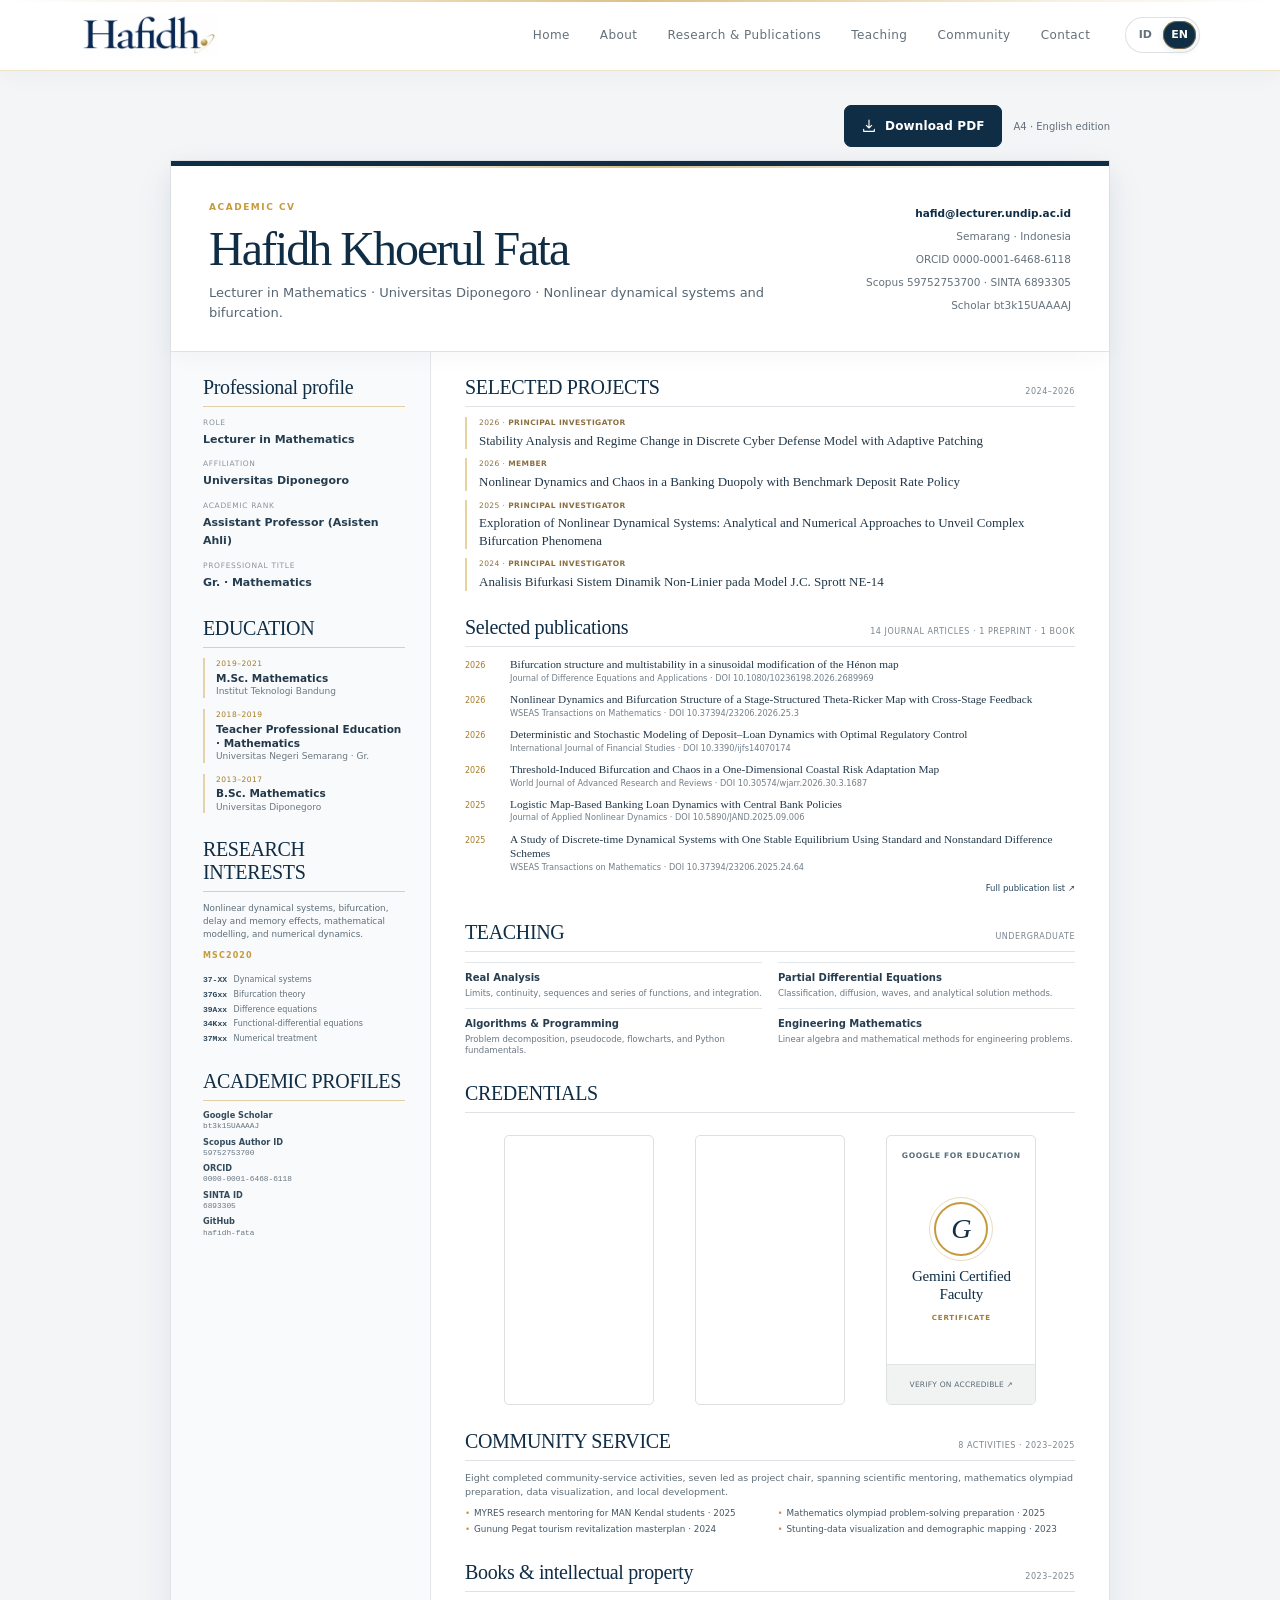
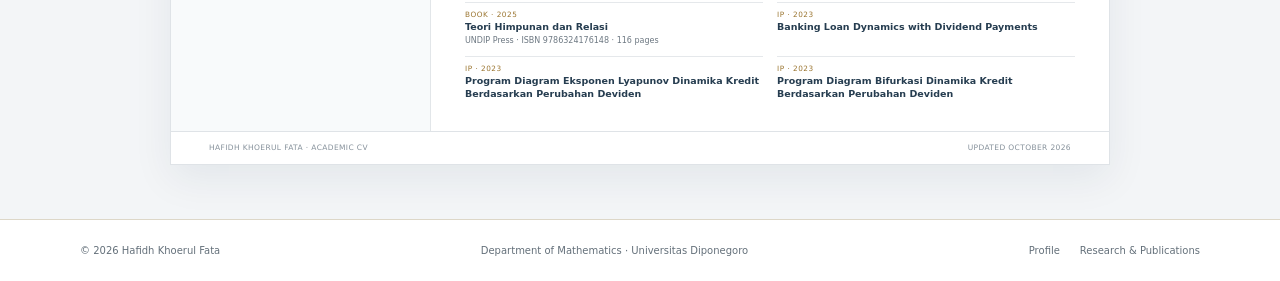
<file: cv/index.html>
<!doctype html><html lang="en"><head>
<meta charset="utf-8"><meta name="viewport" content="width=device-width,initial-scale=1"><meta name="theme-color" content="#ffffff">
<meta name="description" content="Academic curriculum vitae of Hafidh Khoerul Fata, lecturer in Mathematics at Universitas Diponegoro.">
<title>Academic CV · Hafidh Khoerul Fata</title><link rel="canonical" href="https://hafidh-fata.github.io/cv/">
<meta property="og:title" content="Academic CV · Hafidh Khoerul Fata"><meta property="og:description" content="Academic profile, education, research, publications, teaching, community service, credentials, and scholarly outputs."><meta property="og:type" content="profile"><meta property="og:url" content="https://hafidh-fata.github.io/cv/">
<meta name="twitter:card" content="summary"><link rel="stylesheet" href="/styles.css"></head>
<body data-page="cv"><a class="skip" href="#main" data-i18n="skip">Skip to content</a>
<header><div class="wrap nav">
<a class="brand brand-logo" href="/" aria-label="Hafidh Khoerul Fata"><img class="brand-mark" src="/assets/hafidh-logo.webp" alt="" decoding="async" style="display:block;width:138px;height:auto;max-width:138px;"></a>
<nav aria-label="Main navigation">
<a href="/" data-nav="home" data-i18n="navHome">Home</a>
<a href="/about/" data-nav="about" data-i18n="navAbout">About</a>
<a href="/research/" data-nav="research" data-i18n="navResearchPublications">Research &amp; Publications</a>
<a href="/teaching/" data-nav="teaching" data-i18n="navTeaching">Teaching</a>
<a href="/community/" data-nav="community" data-i18n="navCommunity">Community</a>
<a href="/contact/" data-nav="contact" data-i18n="navContact">Contact</a>
</nav>
<div class="languages" role="group" aria-label="Language / Bahasa"><button type="button" data-lang="id" aria-label="Bahasa Indonesia" aria-pressed="false">ID</button><button type="button" data-lang="en" aria-label="English" aria-pressed="true">EN</button></div>
</div></header>

<main id="main" class="cv-main">
<div class="cv-actions">
<a class="cv-download-pdf" data-cv-pdf href="/cv/Hafidh-Khoerul-Fata-Academic-CV-EN.pdf" download="Hafidh-Khoerul-Fata-Academic-CV-EN.pdf" type="application/pdf">
<svg viewBox="0 0 24 24" width="16" height="16" aria-hidden="true" fill="none" stroke="currentColor" stroke-width="1.7" stroke-linecap="round" stroke-linejoin="round"><path d="M12 3v12m-4-4 4 4 4-4M4 17v3h16v-3"/></svg>
<span data-i18n="cvDownloadPdf">Download PDF</span>
</a>
<span class="cv-actions-note" data-i18n="cvDownloadNote">A4 · English edition</span>
</div>
<article class="cv-document">
<header class="cv-doc-header">
<div>
<div class="cv-overline" data-i18n="academicCv">ACADEMIC CV</div>
<h1>Hafidh Khoerul Fata</h1>
<p class="cv-role" data-i18n="cvLead">Lecturer in Mathematics · Universitas Diponegoro · Nonlinear dynamical systems and bifurcation.</p>
</div>
<div class="cv-contact-block">
<a href="mailto:hafid@lecturer.undip.ac.id">hafid@lecturer.undip.ac.id</a>
<span>Semarang · Indonesia</span>
<span>ORCID 0000-0001-6468-6118</span>
<span>Scopus 59752753700 · SINTA 6893305</span>
<span>Scholar bt3k15UAAAAJ</span>
</div>
</header>

<div class="cv-layout">
<aside class="cv-sidebar">
<section class="cv-block">
<h2 data-i18n="cvProfessionalProfile">Professional profile</h2>
<dl class="cv-facts">
<div><dt data-i18n="factRole">Role</dt><dd data-i18n="factRoleValue">Lecturer in Mathematics</dd></div>
<div><dt data-i18n="factAff">Affiliation</dt><dd>Universitas Diponegoro</dd></div>
<div><dt data-i18n="academicRankLabel">Academic rank</dt><dd data-i18n="academicRankValue">Assistant Professor (Asisten Ahli)</dd></div>
<div><dt data-i18n="professionalTitleLabel">Professional title</dt><dd data-i18n="professionalTitleValue">Gr. · Mathematics</dd></div>
</dl>
</section>

<section class="cv-block">
<h2 data-i18n="educationLabel">Education</h2>
<div class="cv-timeline">
<article><span>2019–2021</span><strong data-i18n="eduMaster">M.Sc. Mathematics</strong><small>Institut Teknologi Bandung</small></article>
<article><span>2018–2019</span><strong data-i18n="eduProfessional">Teacher Professional Education · Mathematics</strong><small>Universitas Negeri Semarang · Gr.</small></article>
<article><span>2013–2017</span><strong data-i18n="eduBachelor">B.Sc. Mathematics</strong><small>Universitas Diponegoro</small></article>
</div>
</section>

<section class="cv-block">
<h2 data-i18n="researchInterestsLabel">Research interests</h2>
<p class="cv-research-summary" data-i18n="cvResearchSummary">Nonlinear dynamical systems, bifurcation, delay and memory effects, mathematical modelling, and numerical dynamics.</p>
<div class="cv-msc">
<small>MSC2020</small>
<span><b>37-XX</b> Dynamical systems</span>
<span><b>37Gxx</b> Bifurcation theory</span>
<span><b>39Axx</b> Difference equations</span>
<span><b>34Kxx</b> Functional-differential equations</span>
<span><b>37Mxx</b> Numerical treatment</span>
</div>
</section>

<section class="cv-block">
<h2 data-i18n="academicProfiles">Academic profiles</h2>
<ul class="cv-links cv-profile-ids">
<li><a href="https://scholar.google.com/citations?hl=en&user=bt3k15UAAAAJ"><strong>Google Scholar</strong><span>bt3k15UAAAAJ</span></a></li>
<li><a href="https://www.scopus.com/authid/detail.uri?authorId=59752753700"><strong>Scopus Author ID</strong><span>59752753700</span></a></li>
<li><a href="https://orcid.org/0000-0001-6468-6118"><strong>ORCID</strong><span>0000-0001-6468-6118</span></a></li>
<li><a href="https://sinta.kemdiktisaintek.go.id/authors/profile/6893305"><strong>SINTA ID</strong><span>6893305</span></a></li>
<li><a href="https://github.com/hafidh-fata"><strong>GitHub</strong><span>hafidh-fata</span></a></li>
</ul>
</section>
</aside>

<div class="cv-content">
<section class="cv-block">
<div class="cv-section-head"><h2 data-i18n="selectedProjects">Selected projects</h2><span>2024–2026</span></div>
<div class="cv-projects">
<article><span>2026 · <b data-i18n="principalInvestigator">Principal Investigator</b></span><h3>Stability Analysis and Regime Change in Discrete Cyber Defense Model with Adaptive Patching</h3></article>
<article><span>2026 · <b data-i18n="member">Member</b></span><h3>Nonlinear Dynamics and Chaos in a Banking Duopoly with Benchmark Deposit Rate Policy</h3></article>
<article><span>2025 · <b data-i18n="principalInvestigator">Principal Investigator</b></span><h3>Exploration of Nonlinear Dynamical Systems: Analytical and Numerical Approaches to Unveil Complex Bifurcation Phenomena</h3></article>
<article><span>2024 · <b data-i18n="principalInvestigator">Principal Investigator</b></span><h3>Analisis Bifurkasi Sistem Dinamik Non-Linier pada Model J.C. Sprott NE-14</h3></article>
</div>
</section>

<section class="cv-block">
<div class="cv-section-head"><h2 data-i18n="cvSelectedPublications">Selected publications</h2><span>14 journal articles · 1 preprint · 1 book</span></div>
<ol class="cv-publications">
<li><span>2026</span><div><strong>Bifurcation structure and multistability in a sinusoidal modification of the Hénon map</strong><small>Journal of Difference Equations and Applications · DOI 10.1080/10236198.2026.2689969</small></div></li>
<li><span>2026</span><div><strong>Nonlinear Dynamics and Bifurcation Structure of a Stage-Structured Theta-Ricker Map with Cross-Stage Feedback</strong><small>WSEAS Transactions on Mathematics · DOI 10.37394/23206.2026.25.3</small></div></li>
<li><span>2026</span><div><strong>Deterministic and Stochastic Modeling of Deposit–Loan Dynamics with Optimal Regulatory Control</strong><small>International Journal of Financial Studies · DOI 10.3390/ijfs14070174</small></div></li>
<li><span>2026</span><div><strong>Threshold-Induced Bifurcation and Chaos in a One-Dimensional Coastal Risk Adaptation Map</strong><small>World Journal of Advanced Research and Reviews · DOI 10.30574/wjarr.2026.30.3.1687</small></div></li>
<li><span>2025</span><div><strong>Logistic Map-Based Banking Loan Dynamics with Central Bank Policies</strong><small>Journal of Applied Nonlinear Dynamics · DOI 10.5890/JAND.2025.09.006</small></div></li>
<li><span>2025</span><div><strong>A Study of Discrete-time Dynamical Systems with One Stable Equilibrium Using Standard and Nonstandard Difference Schemes</strong><small>WSEAS Transactions on Mathematics · DOI 10.37394/23206.2025.24.64</small></div></li>
</ol>
<p class="cv-more"><a href="/research/#publications" data-i18n="cvFullPublicationList">Full publication list ↗</a></p>
</section>

<section class="cv-block">
<div class="cv-section-head"><h2 data-i18n="teachingLabel">Teaching</h2><span data-i18n="undergrad">Undergraduate</span></div>
<div class="cv-grid-2">
<article><strong data-i18n="course1">Real Analysis</strong><small data-i18n="course1Text">Limits, continuity, sequences and series of functions, and integration.</small></article>
<article><strong data-i18n="course2">Partial Differential Equations</strong><small data-i18n="course2Text">Classification, diffusion, waves, and analytical solution methods.</small></article>
<article><strong data-i18n="course3">Algorithms &amp; Programming</strong><small data-i18n="course3Text">Problem decomposition, pseudocode, flowcharts, and Python fundamentals.</small></article>
<article><strong data-i18n="course4">Engineering Mathematics</strong><small data-i18n="course4Text">Linear algebra and mathematical methods for engineering problems.</small></article>
</div>
</section>

<section class="cv-block cv-main-credentials">
<div class="cv-section-head"><h2 data-i18n="credentialsLabel">Credentials</h2></div>
<div class="cv-credential-gallery" aria-label="Verified digital credentials">
<div class="cv-badge credential-slot credential-slot--credly"><div data-iframe-width="148" data-iframe-height="268" data-share-badge-id="0ee6dc2f-8d0f-4e94-ad6f-f0076de684e7" data-share-badge-host="https://www.credly.com"></div></div>
<div class="cv-badge credential-slot credential-slot--credly"><div data-iframe-width="148" data-iframe-height="268" data-share-badge-id="3b27a1b9-ca10-4aec-8797-dd8df52ab67c" data-share-badge-host="https://www.credly.com"></div></div>
<a class="cv-badge credential-slot credential-text-frame" href="https://edu.google.accredible.com/embed/60c1d899-d487-467e-a88f-93cb35f7e168?key=69b7d1c36fd6a9c2bad81db94dde13a344ce25df505a05d18d584eef9c4825a0" target="_blank" rel="noopener noreferrer" aria-label="Open Google for Education digital certificate on Accredible">
<span class="credential-type-top" data-i18n="credentialGoogleIssuer">GOOGLE FOR EDUCATION</span>
<span class="credential-type-center">
<span class="credential-type-mark" aria-hidden="true">G</span>
<strong class="credential-type-name" data-i18n="googleCredentialHeading">Gemini Certified Faculty</strong>
<span class="credential-type-level" data-i18n="credentialTypeCertificate">CERTIFICATE</span>
</span>
<span class="credential-type-foot" data-i18n="credentialTypeVerify">VERIFY ON ACCREDIBLE ↗</span>
</a>
</div>
<ul class="cv-compact-list cv-credential-print">
<li><strong>AWS Academy Graduate – Generative AI Foundations</strong><span data-i18n="trainingBadgeLabel">Training badge</span></li>
<li><strong>MCE · Microsoft Certified Educator</strong></li>
<li><strong data-i18n="googleCredentialPrint">Gemini Certified Faculty · Google for Education</strong></li>
</ul>
</section>

<section class="cv-block">
<div class="cv-section-head"><h2 data-i18n="communityLabel">Community service</h2><span>8 activities · 2023–2025</span></div>
<p class="cv-summary" data-i18n="cvCommunitySummary">Eight completed community-service activities, seven led as project chair, spanning scientific mentoring, mathematics olympiad preparation, data visualization, and local development.</p>
<ul class="cv-highlight-list">
<li>MYRES research mentoring for MAN Kendal students · 2025</li>
<li>Mathematics olympiad problem-solving preparation · 2025</li>
<li>Gunung Pegat tourism revitalization masterplan · 2024</li>
<li>Stunting-data visualization and demographic mapping · 2023</li>
</ul>
</section>

<section class="cv-block cv-output-block">
<div class="cv-section-head"><h2 data-i18n="cvBooksIp">Books &amp; intellectual property</h2><span>2023–2025</span></div>
<div class="cv-output-grid">
<article><span>BOOK · 2025</span><strong>Teori Himpunan dan Relasi</strong><small>UNDIP Press · ISBN 9786324176148 · 116 pages</small></article>
<article><span>IP · 2023</span><strong>Banking Loan Dynamics with Dividend Payments</strong></article>
<article><span>IP · 2023</span><strong>Program Diagram Eksponen Lyapunov Dinamika Kredit Berdasarkan Perubahan Deviden</strong></article>
<article><span>IP · 2023</span><strong>Program Diagram Bifurkasi Dinamika Kredit Berdasarkan Perubahan Deviden</strong></article>
</div>
</section>
</div>
</div>

<footer class="cv-doc-footer"><span>Hafidh Khoerul Fata · Academic CV</span><span data-i18n="cvUpdated">Updated October 2026</span></footer>
</article>
</main>

<footer class="site-footer"><div class="wrap footer-inner"><span>© <span id="year">2026</span> Hafidh Khoerul Fata</span><span data-i18n="footerLocation">Department of Mathematics · Universitas Diponegoro</span><div><a href="/about/">Profile</a><a href="/research/">Research &amp; Publications</a></div></div></footer>
<script async src="https://cdn.credly.com/assets/utilities/embed.js"></script><script src="/site.js"></script></body></html>
</file>
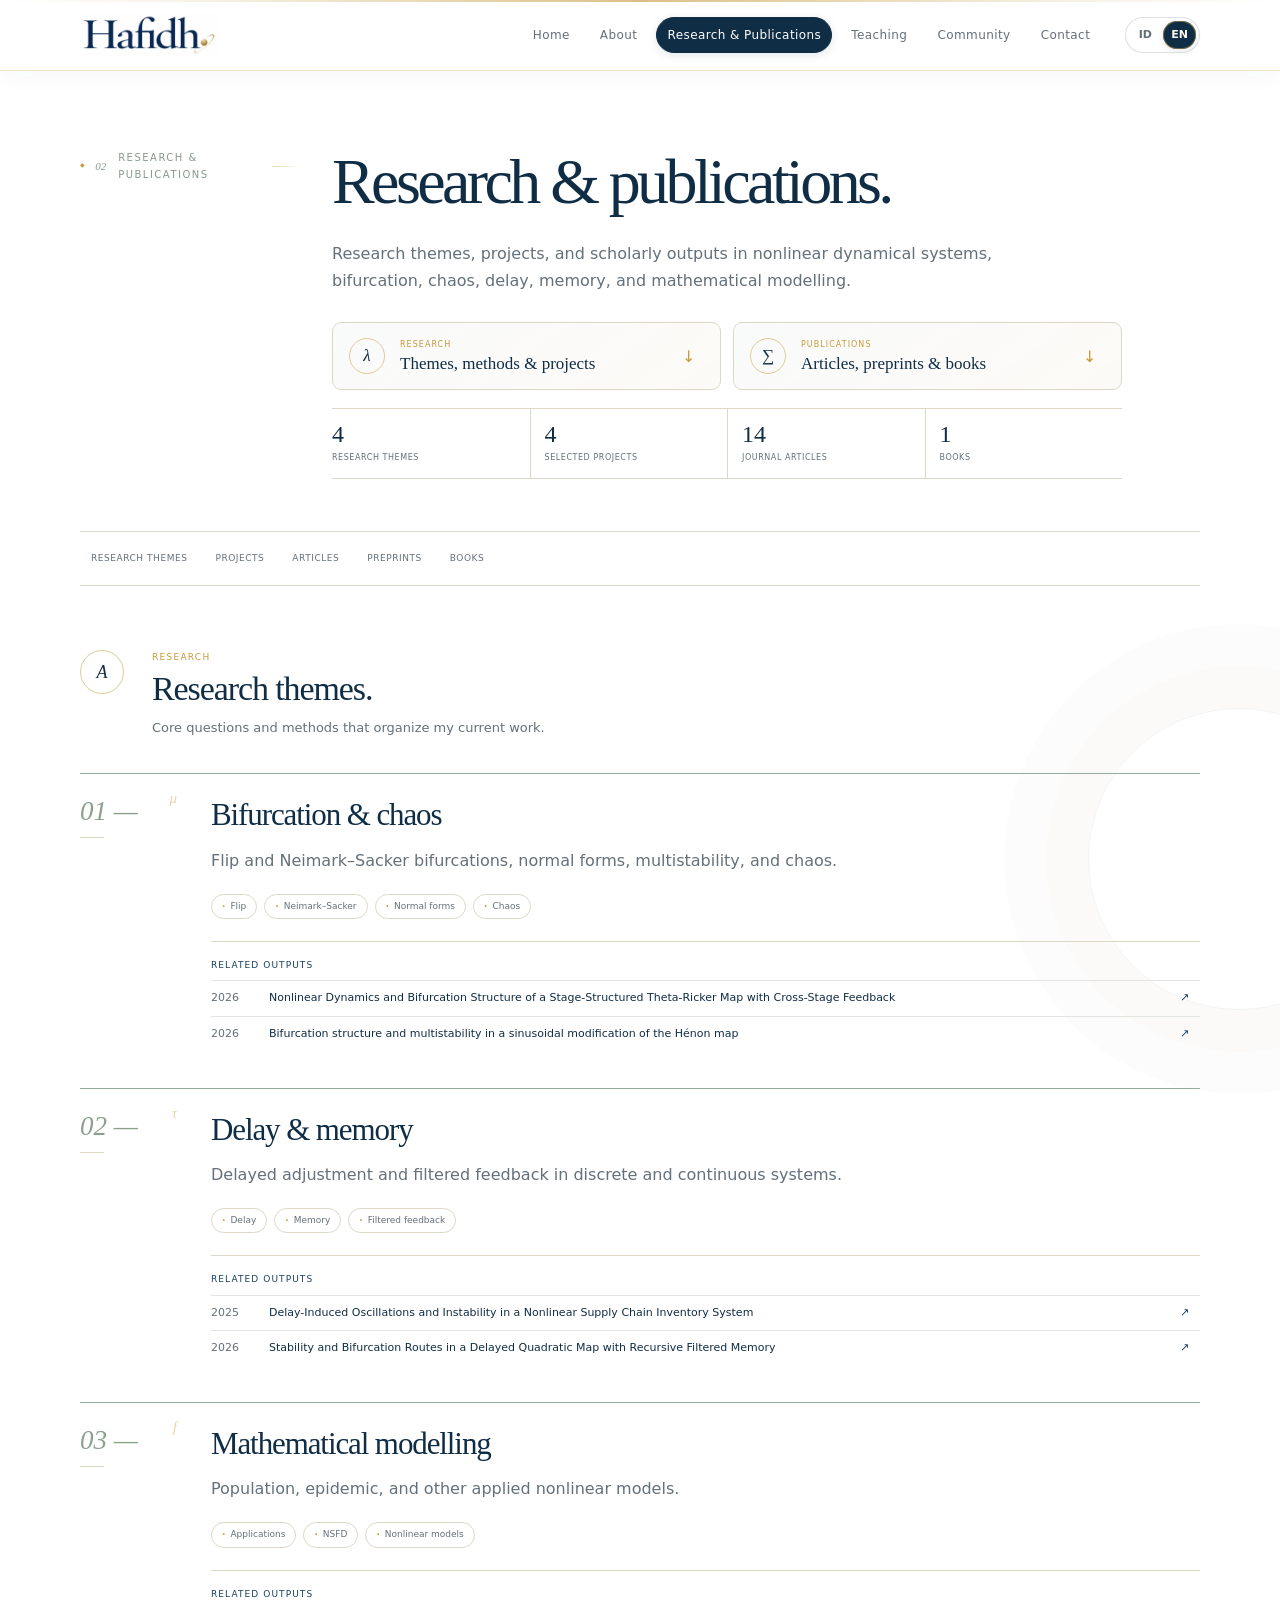
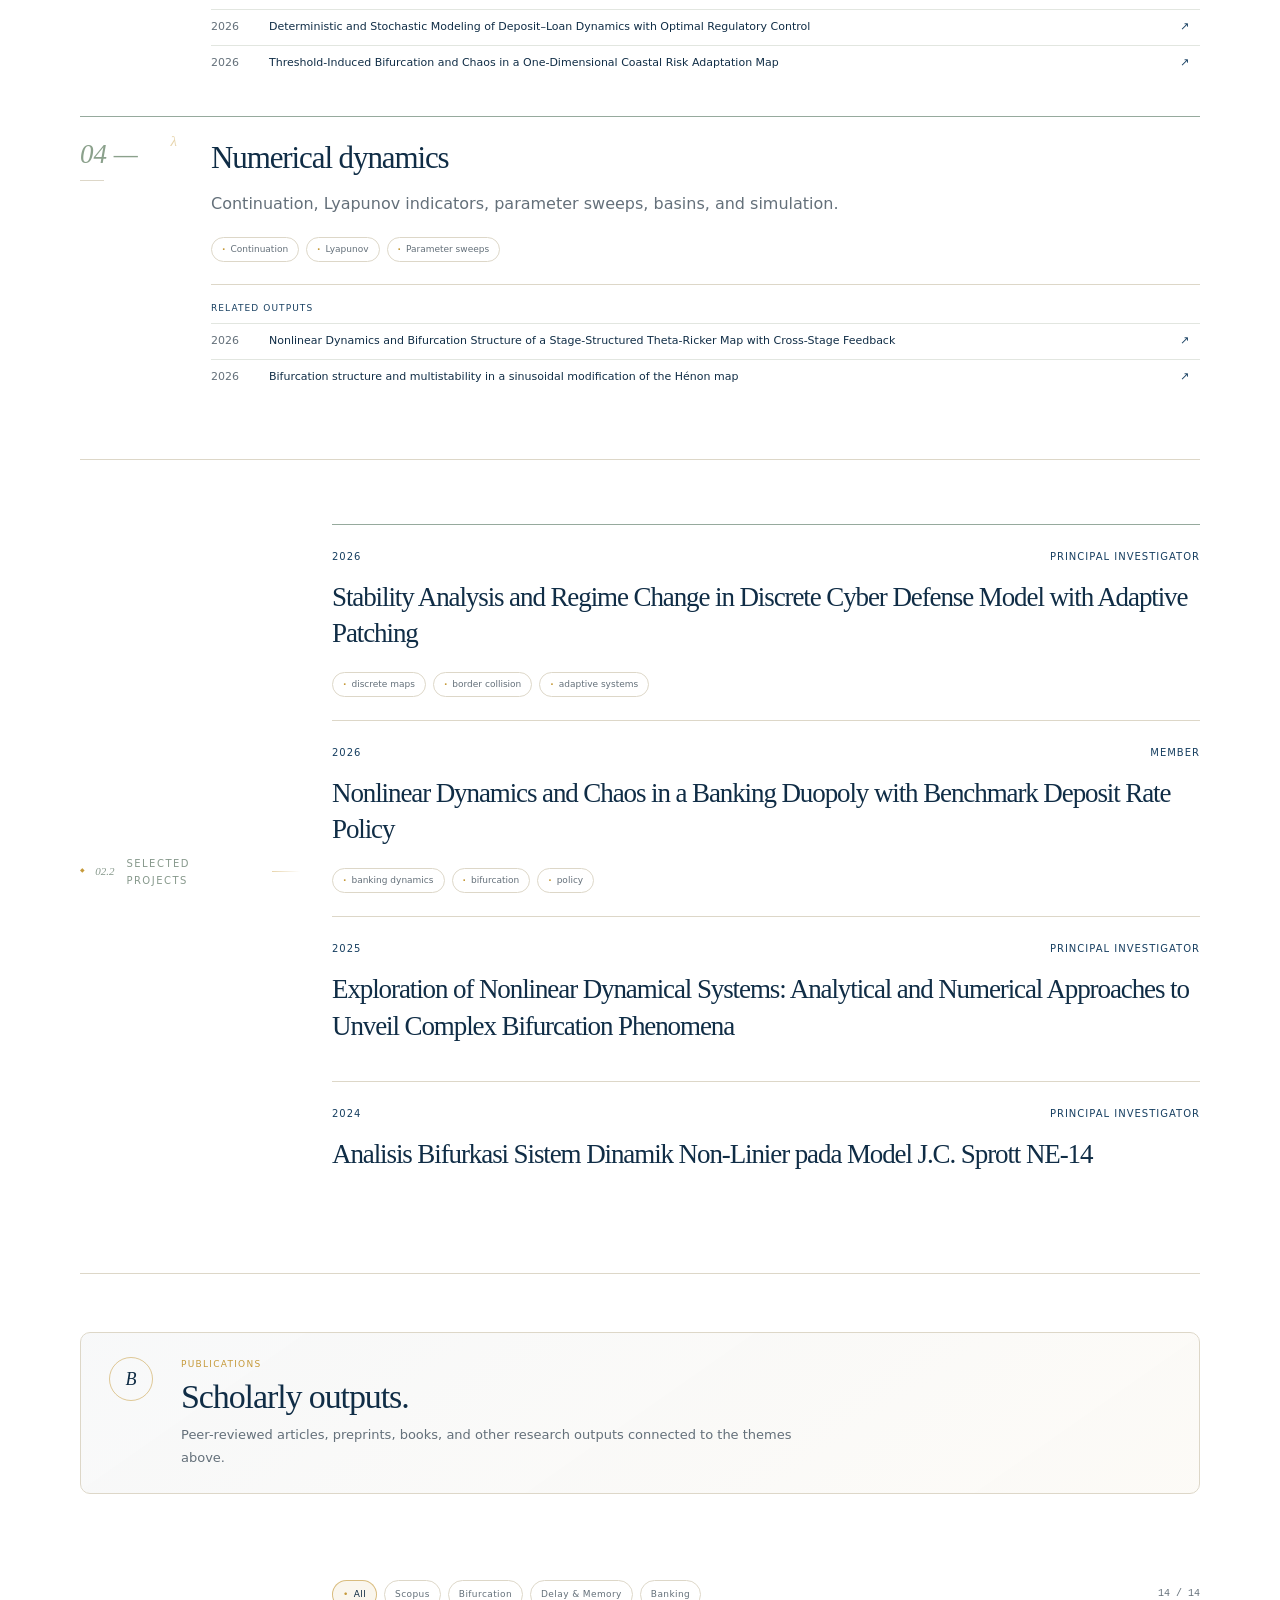
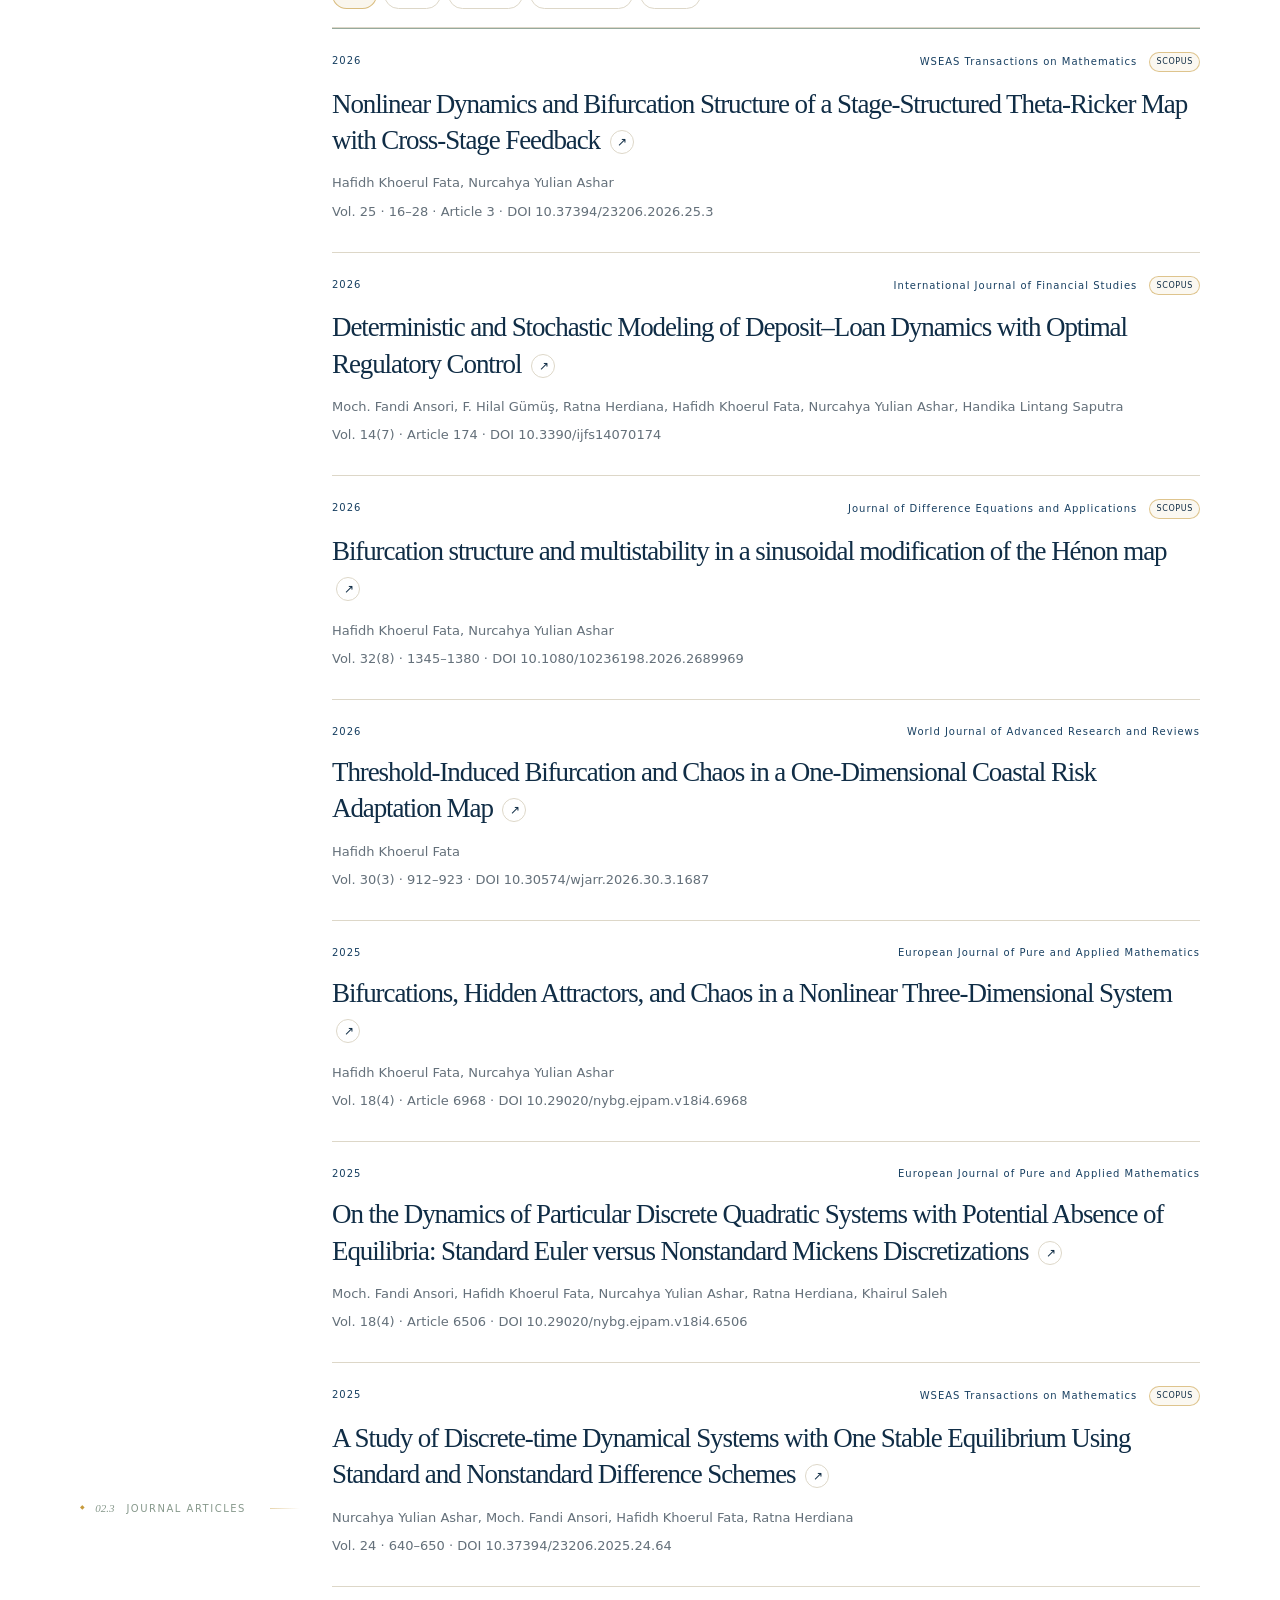
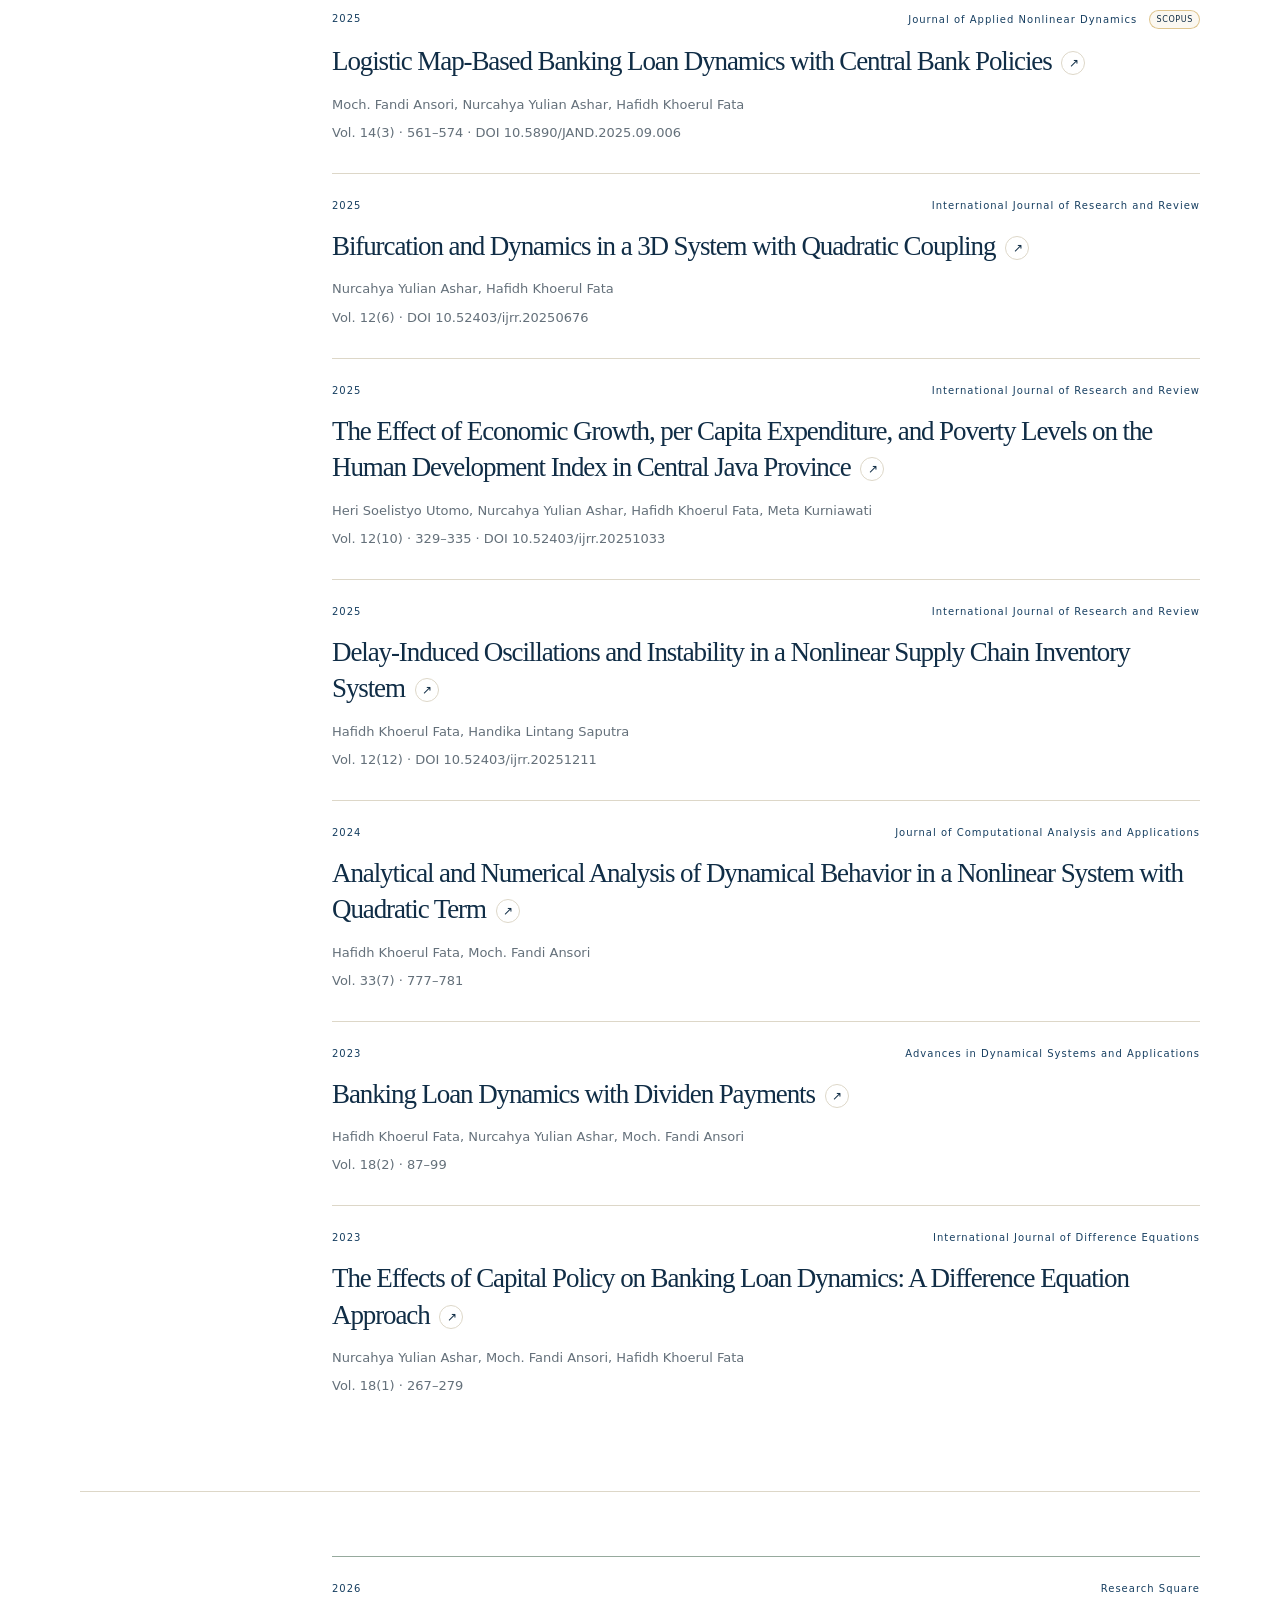
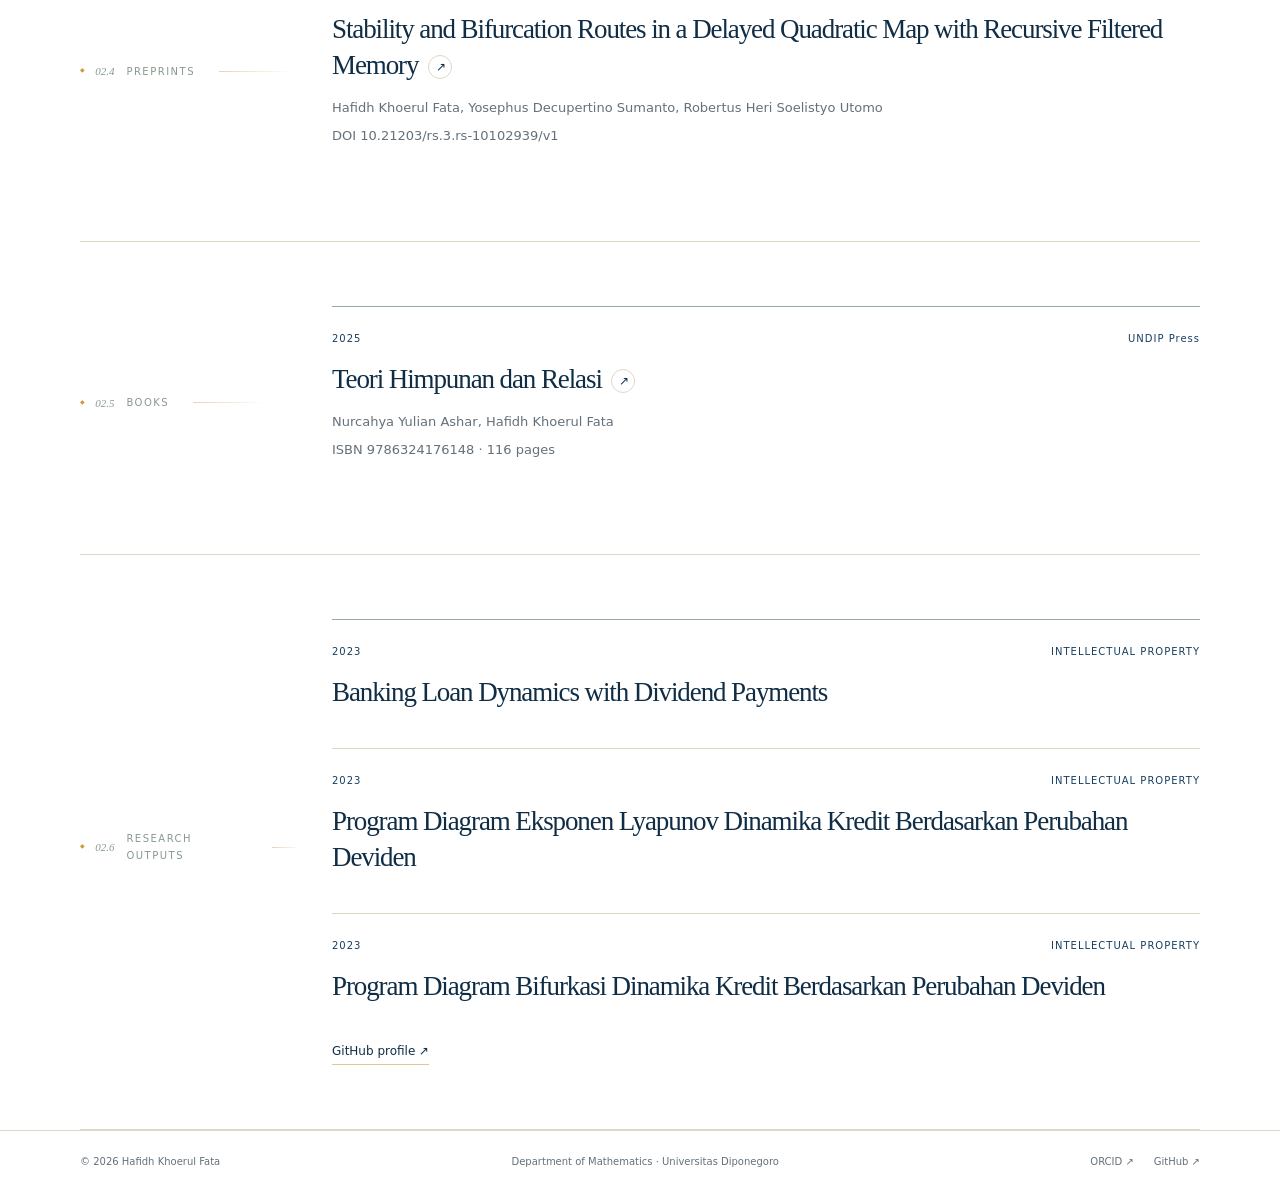
<file: research/index.html>
<!doctype html><html lang="en"><head>
<meta charset="utf-8"><meta name="viewport" content="width=device-width,initial-scale=1"><meta name="theme-color" content="#ffffff">
<meta name="description" content="Research themes, projects, journal articles, preprints, books, and scholarly outputs of Hafidh Khoerul Fata.">
<title>Research &amp; Publications · Hafidh Khoerul Fata</title><link rel="canonical" href="https://hafidh-fata.github.io/research/">
<link rel="icon" href="data:image/svg+xml,%3Csvg xmlns='http://www.w3.org/2000/svg' viewBox='0 0 64 64'%3E%3Crect width='64' height='64' rx='16' fill='%23102d46'/%3E%3Ctext x='32' y='44' font-size='40' font-family='Georgia' text-anchor='middle' fill='%23f7f7f2'%3Eh%3C/text%3E%3C/svg%3E">
<link rel="stylesheet" href="/styles.css"><meta property="og:title" content="Research &amp; Publications · Hafidh Khoerul Fata"><meta property="og:description" content="Research themes, projects, publications, and scholarly outputs in nonlinear dynamical systems and mathematical modelling."><meta property="og:type" content="website"><meta property="og:url" content="https://hafidh-fata.github.io/research/"><meta name="twitter:card" content="summary">
</head>
<body data-page="research"><a class="skip" href="#main" data-i18n="skip">Skip to content</a>
<header><div class="wrap nav">
<a class="brand brand-logo" href="/" aria-label="Hafidh Khoerul Fata"><img class="brand-mark" src="/assets/hafidh-logo.webp" alt="" decoding="async" style="display:block;width:138px;height:auto;max-width:138px;"></a>
<nav aria-label="Main navigation">
<a href="/" data-nav="home" data-i18n="navHome">Home</a>
<a href="/about/" data-nav="about" data-i18n="navAbout">About</a>
<a href="/research/" data-nav="research" data-i18n="navResearchPublications">Research &amp; Publications</a>
<a href="/teaching/" data-nav="teaching" data-i18n="navTeaching">Teaching</a>
<a href="/community/" data-nav="community" data-i18n="navCommunity">Community</a>
<a href="/contact/" data-nav="contact" data-i18n="navContact">Contact</a>
</nav>
<div class="languages" role="group" aria-label="Language / Bahasa"><button type="button" data-lang="id" aria-label="Bahasa Indonesia" aria-pressed="false">ID</button><button type="button" data-lang="en" aria-label="English" aria-pressed="true">EN</button></div>
</div></header>
<main id="main"><div class="wrap">
<section class="page-hero research-hub-hero"><div class="section-label"><span>02</span><span data-i18n="researchLabel">RESEARCH &amp; PUBLICATIONS</span></div><div>
<h1 data-i18n="researchPageTitle">Research &amp; publications.</h1>
<p data-i18n="researchLead">Research themes, projects, and scholarly outputs in nonlinear dynamical systems, bifurcation, chaos, delay, memory, and mathematical modelling.</p>
<div class="research-hub-paths">
<a href="#research-themes"><span class="hub-path-symbol" aria-hidden="true">λ</span><span><small data-i18n="researchTrack">RESEARCH</small><strong data-i18n="researchTrackText">Themes, methods & projects</strong></span><em>↓</em></a>
<a href="#publications"><span class="hub-path-symbol" aria-hidden="true">∑</span><span><small data-i18n="publicationTrack">PUBLICATIONS</small><strong data-i18n="publicationTrackText">Articles, preprints & books</strong></span><em>↓</em></a>
</div>
<div class="research-hub-stats" aria-label="Research and publication overview">
<span><strong>4</strong><small data-i18n="researchThemesCount">research themes</small></span>
<span><strong>4</strong><small data-i18n="projectsCount">selected projects</small></span>
<span><strong data-publication-count>—</strong><small data-i18n="articlesCount">journal articles</small></span>
<span><strong data-book-count>—</strong><small data-i18n="booksCount">books</small></span>
</div>
</div></section>
<nav class="research-subnav" aria-label="Research page sections">
<a href="#research-themes" data-i18n="researchThemesNav">Research themes</a>
<a href="#projects" data-i18n="projectsNav">Projects</a>
<a href="#publications" data-i18n="articlesNav">Articles</a>
<a href="#preprints" data-i18n="preprintsNav">Preprints</a>
<a href="#books" data-i18n="booksNav">Books</a>
</nav>
<section class="section research-segment" id="research-themes"><div class="segment-intro"><span class="segment-kicker">A</span><div><small data-i18n="researchTrack">RESEARCH</small><h2 data-i18n="researchThemesHeading">Research themes.</h2><p data-i18n="researchThemesIntro">Core questions and methods that organize my current work.</p></div></div><div class="research-list">
<article class="research-item"><div class="number">01 —</div><div><h2 data-i18n="researchItem1">Bifurcation & chaos</h2><p data-i18n="researchItem1Text">Flip and Neimark–Sacker bifurcations, normal forms, multistability, and chaos.</p><div class="tags"><span>Flip</span><span>Neimark–Sacker</span><span>Normal forms</span><span>Chaos</span></div><div class="related-outputs"><small data-i18n="relatedOutputs">RELATED OUTPUTS</small><div data-related-tags="bifurcation,chaos"></div></div></div></article>
<article class="research-item"><div class="number">02 —</div><div><h2 data-i18n="researchItem2">Delay & memory</h2><p data-i18n="researchItem2Text">Delayed adjustment and filtered feedback in discrete and continuous systems.</p><div class="tags"><span>Delay</span><span>Memory</span><span>Filtered feedback</span></div><div class="related-outputs"><small data-i18n="relatedOutputs">RELATED OUTPUTS</small><div data-related-tags="delay,memory"></div></div></div></article>
<article class="research-item"><div class="number">03 —</div><div><h2 data-i18n="researchItem3">Mathematical modelling</h2><p data-i18n="researchItem3Text">Population, epidemic, and other applied nonlinear models.</p><div class="tags"><span>Applications</span><span>NSFD</span><span>Nonlinear models</span></div><div class="related-outputs"><small data-i18n="relatedOutputs">RELATED OUTPUTS</small><div data-related-tags="banking,applied,modelling"></div></div></div></article>
<article class="research-item"><div class="number">04 —</div><div><h2 data-i18n="researchItem4">Numerical dynamics</h2><p data-i18n="researchItem4Text">Continuation, Lyapunov indicators, parameter sweeps, basins, and simulation.</p><div class="tags"><span>Continuation</span><span>Lyapunov</span><span>Parameter sweeps</span></div><div class="related-outputs"><small data-i18n="relatedOutputs">RELATED OUTPUTS</small><div data-related-tags="maps,continuous"></div></div></div></article>
</div></section>
<section class="section" id="projects"><div class="content-grid"><div class="section-label"><span>02.2</span><span data-i18n="selectedProjects">SELECTED PROJECTS</span></div><div class="publication-list">
<article class="publication"><div class="pub-meta"><span>2026</span><span data-i18n="principalInvestigator">PRINCIPAL INVESTIGATOR</span></div><h2>Stability Analysis and Regime Change in Discrete Cyber Defense Model with Adaptive Patching</h2><div class="tags"><span>discrete maps</span><span>border collision</span><span>adaptive systems</span></div></article>
<article class="publication"><div class="pub-meta"><span>2026</span><span data-i18n="member">MEMBER</span></div><h2>Nonlinear Dynamics and Chaos in a Banking Duopoly with Benchmark Deposit Rate Policy</h2><div class="tags"><span>banking dynamics</span><span>bifurcation</span><span>policy</span></div></article>
<article class="publication"><div class="pub-meta"><span>2025</span><span data-i18n="principalInvestigator">PRINCIPAL INVESTIGATOR</span></div><h2>Exploration of Nonlinear Dynamical Systems: Analytical and Numerical Approaches to Unveil Complex Bifurcation Phenomena</h2></article>
<article class="publication"><div class="pub-meta"><span>2024</span><span data-i18n="principalInvestigator">PRINCIPAL INVESTIGATOR</span></div><h2>Analisis Bifurkasi Sistem Dinamik Non-Linier pada Model J.C. Sprott NE-14</h2></article>
</div></div></section>
<section class="publication-segment-intro" aria-labelledby="publication-segment-title"><div class="segment-intro"><span class="segment-kicker">B</span><div><small data-i18n="publicationTrack">PUBLICATIONS</small><h2 id="publication-segment-title" data-i18n="publicationHeading">Scholarly outputs.</h2><p data-i18n="publicationIntro">Peer-reviewed articles, preprints, books, and other research outputs connected to the themes above.</p></div></div></section>
<section class="section" id="publications"><div class="content-grid"><div class="section-label"><span>02.3</span><span data-i18n="articlesLabel">JOURNAL ARTICLES</span></div><div><div class="publication-toolbar" role="group" aria-label="Publication filters"><div class="filter-chips"><button type="button" data-pub-filter="all" class="is-active" data-i18n="filterAll">All</button><button type="button" data-pub-filter="scopus">Scopus</button><button type="button" data-pub-filter="bifurcation">Bifurcation</button><button type="button" data-pub-filter="delay" data-i18n="filterDelay">Delay &amp; Memory</button><button type="button" data-pub-filter="banking">Banking</button></div><span id="publication-count" class="publication-count" aria-live="polite"></span></div><div id="articles-list" class="publication-list"><p class="loading-text">Loading publications…</p></div></div></div></section>
<section class="section" id="preprints"><div class="content-grid"><div class="section-label"><span>02.4</span><span data-i18n="preprintsLabel">PREPRINTS</span></div><div id="preprints-list" class="publication-list"></div></div></section>
<section class="section" id="books"><div class="content-grid"><div class="section-label"><span>02.5</span><span data-i18n="booksLabel">BOOKS</span></div><div id="books-list" class="publication-list"></div></div></section>
<section class="section"><div class="content-grid"><div class="section-label"><span>02.6</span><span data-i18n="researchOutputsLabel">OTHER OUTPUTS</span></div><div class="publication-list"><article class="publication"><div class="pub-meta"><span>2023</span><span data-i18n="ipLabel">INTELLECTUAL PROPERTY</span></div><h2>Banking Loan Dynamics with Dividend Payments</h2></article><article class="publication"><div class="pub-meta"><span>2023</span><span data-i18n="ipLabel">INTELLECTUAL PROPERTY</span></div><h2>Program Diagram Eksponen Lyapunov Dinamika Kredit Berdasarkan Perubahan Deviden</h2></article><article class="publication"><div class="pub-meta"><span>2023</span><span data-i18n="ipLabel">INTELLECTUAL PROPERTY</span></div><h2>Program Diagram Bifurkasi Dinamika Kredit Berdasarkan Perubahan Deviden</h2></article><div class="small-links"><a class="text-link" href="https://github.com/hafidh-fata" data-i18n="codeProfile">GitHub profile ↗</a></div></div></div></section></div></main>
<footer><div class="wrap footer-inner"><span>© <span id="year">2026</span> Hafidh Khoerul Fata</span><span data-i18n="footerLocation">Department of Mathematics · Universitas Diponegoro</span><div><a href="https://orcid.org/0000-0001-6468-6118">ORCID ↗</a><a href="https://github.com/hafidh-fata">GitHub ↗</a></div></div></footer><script src="/site.js"></script></body></html>
</file>
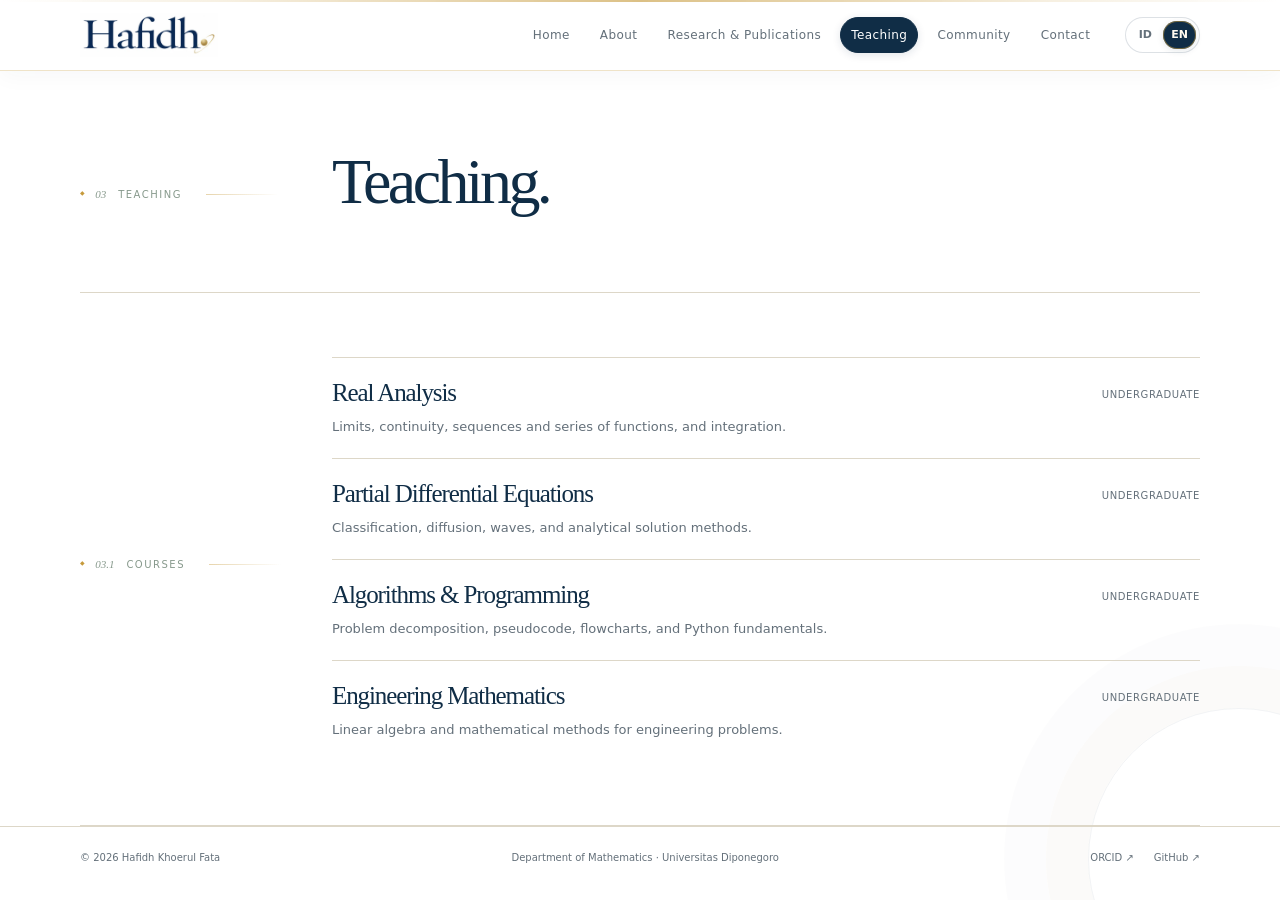
<file: teaching/index.html>
<!doctype html><html lang="en"><head>
<meta charset="utf-8"><meta name="viewport" content="width=device-width,initial-scale=1"><meta name="theme-color" content="#ffffff">
<meta name="description" content="Teaching portfolio of Hafidh Khoerul Fata at Universitas Diponegoro.">
<title>Teaching · Hafidh Khoerul Fata</title><link rel="canonical" href="https://hafidh-fata.github.io/teaching/">
<link rel="icon" href="data:image/svg+xml,%3Csvg xmlns='http://www.w3.org/2000/svg' viewBox='0 0 64 64'%3E%3Crect width='64' height='64' rx='16' fill='%23102d46'/%3E%3Ctext x='32' y='44' font-size='40' font-family='Georgia' text-anchor='middle' fill='%23f7f7f2'%3Eh%3C/text%3E%3C/svg%3E">
<link rel="stylesheet" href="/styles.css"><meta property="og:title" content="Teaching · Hafidh Khoerul Fata"><meta property="og:description" content="Teaching in real analysis, partial differential equations, algorithms and programming, and engineering mathematics."><meta property="og:type" content="website"><meta property="og:url" content="https://hafidh-fata.github.io/teaching/"><meta name="twitter:card" content="summary">
</head>
<body data-page="teaching"><a class="skip" href="#main" data-i18n="skip">Skip to content</a>
<header><div class="wrap nav">
<a class="brand brand-logo" href="/" aria-label="Hafidh Khoerul Fata"><img class="brand-mark" src="/assets/hafidh-logo.webp" alt="" decoding="async" style="display:block;width:138px;height:auto;max-width:138px;"></a>
<nav aria-label="Main navigation">
<a href="/" data-nav="home" data-i18n="navHome">Home</a>
<a href="/about/" data-nav="about" data-i18n="navAbout">About</a>
<a href="/research/" data-nav="research" data-i18n="navResearchPublications">Research &amp; Publications</a>
<a href="/teaching/" data-nav="teaching" data-i18n="navTeaching">Teaching</a>
<a href="/community/" data-nav="community" data-i18n="navCommunity">Community</a>
<a href="/contact/" data-nav="contact" data-i18n="navContact">Contact</a>
</nav>
<div class="languages" role="group" aria-label="Language / Bahasa"><button type="button" data-lang="id" aria-label="Bahasa Indonesia" aria-pressed="false">ID</button><button type="button" data-lang="en" aria-label="English" aria-pressed="true">EN</button></div>
</div></header>
<main id="main"><div class="wrap">
<section class="page-hero"><div class="section-label"><span>03</span><span data-i18n="teachingLabel">TEACHING</span></div><div><h1 data-i18n="teachingPageTitle">Teaching.</h1></div></section>
<section class="section"><div class="content-grid"><div class="section-label"><span>03.1</span><span data-i18n="coursesLabel">COURSES</span></div><div class="course-list">
<article class="course"><div><h2 data-i18n="course1">Real Analysis</h2><p data-i18n="course1Text"></p></div><span class="level" data-i18n="undergrad">UNDERGRADUATE</span></article>
<article class="course"><div><h2 data-i18n="course2">Partial Differential Equations</h2><p data-i18n="course2Text"></p></div><span class="level" data-i18n="undergrad">UNDERGRADUATE</span></article>
<article class="course"><div><h2 data-i18n="course3">Algorithms & Programming</h2><p data-i18n="course3Text"></p></div><span class="level" data-i18n="undergrad">UNDERGRADUATE</span></article>
<article class="course"><div><h2 data-i18n="course4">Engineering Mathematics</h2><p data-i18n="course4Text"></p></div><span class="level" data-i18n="undergrad">UNDERGRADUATE</span></article>
</div></div></section></div></main>
<footer><div class="wrap footer-inner"><span>© <span id="year">2026</span> Hafidh Khoerul Fata</span><span data-i18n="footerLocation">Department of Mathematics · Universitas Diponegoro</span><div><a href="https://orcid.org/0000-0001-6468-6118">ORCID ↗</a><a href="https://github.com/hafidh-fata">GitHub ↗</a></div></div></footer><script src="/site.js"></script></body></html>
</file>
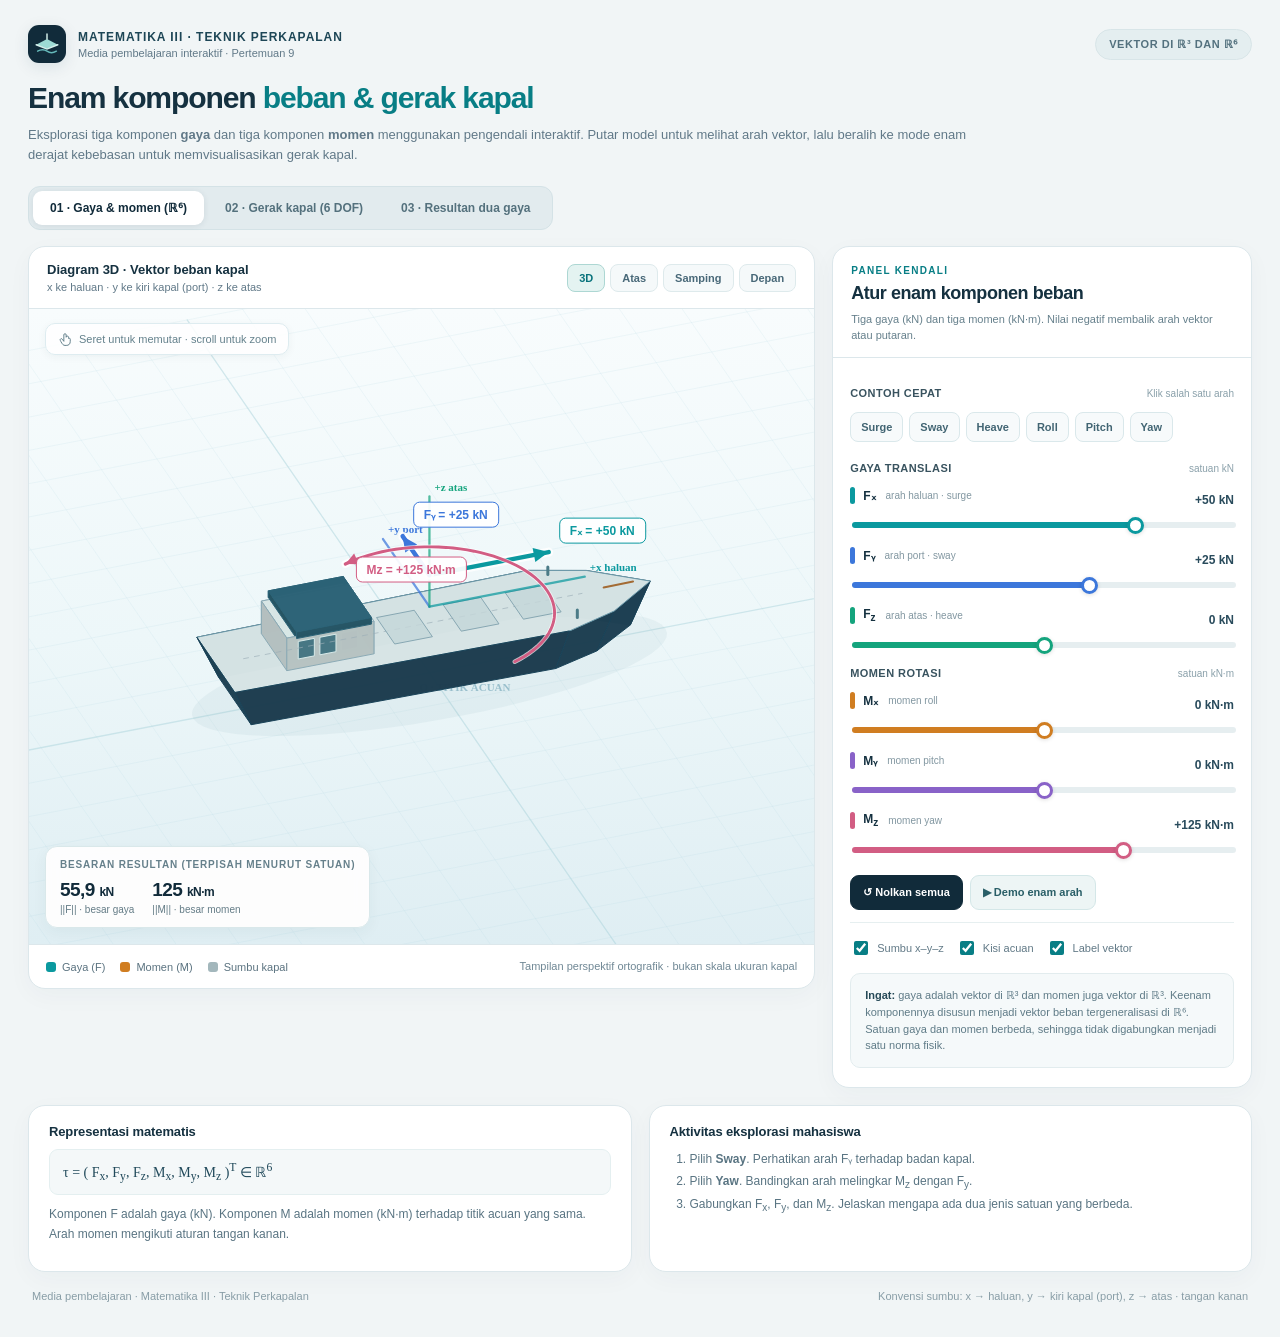
<file: matematika-iii/vektor-kapal/index.html>
<!doctype html>
<html lang="id">
<head>
<meta charset="utf-8">
<meta name="viewport" content="width=device-width, initial-scale=1">
<meta name="color-scheme" content="light">
<meta name="description" content="Simulasi interaktif enam komponen beban dan enam derajat kebebasan kapal untuk Matematika III Teknik Perkapalan.">
<title>6 Komponen Beban Kapal | Matematika III</title>
<style>
:root{--navy:#112b3a;--navy2:#193e50;--ink:#153140;--muted:#617988;--line:#dce7eb;--canvas:#eaf4f7;--teal:#087e85;--glow:#d9f4f0;--paper:#fff;--bg:#f1f5f6;--fx:#0b999f;--fy:#3c77db;--fz:#14a47d;--mx:#d07d21;--my:#8962c8;--mz:#d25d83}
*{box-sizing:border-box}html{scroll-behavior:smooth}body{margin:0;font-family:Inter,"Segoe UI",Arial,Helvetica,sans-serif;background:var(--bg);color:var(--ink);font-size:14px;-webkit-font-smoothing:antialiased}button,input{font:inherit}button{cursor:pointer}button:focus-visible,input:focus-visible{outline:3px solid #54c1be;outline-offset:3px}
.page{max-width:1536px;margin:0 auto;padding:25px 28px 35px}.topline{display:flex;justify-content:space-between;align-items:center;gap:12px;margin-bottom:18px}.brand{display:flex;align-items:center;gap:12px}.logo{width:38px;height:38px;border-radius:11px;display:grid;place-items:center;background:var(--navy);color:#d2f1ec;box-shadow:0 4px 16px #0d3b4a1a}.logo svg{width:26px;height:26px}.brand-name{font-size:12px;font-weight:800;letter-spacing:.08em;color:#1d4656}.brand-small{font-size:11px;color:var(--muted);margin-top:3px}.tag{font-size:11px;letter-spacing:.05em;color:#53717e;background:#e4eef0;border:1px solid #d8e5e8;border-radius:999px;padding:8px 13px;font-weight:700}
h1{font-size:clamp(23px,2.35vw,34px);letter-spacing:-.038em;line-height:1.12;margin:0 0 10px;font-weight:800}h1 em{font-style:normal;color:var(--teal)}.lede{max-width:970px;color:var(--muted);line-height:1.6;font-size:13px;margin:0 0 20px}.tabs{display:inline-flex;background:#e2ebee;border:1px solid #d4e2e6;border-radius:12px;padding:4px;gap:4px;margin-bottom:16px}.tab{border:0;border-radius:9px;padding:10px 17px;background:transparent;color:#54717d;font-weight:750;font-size:12px;transition:background .18s}.tab.active{background:white;color:var(--navy);box-shadow:0 1px 6px #15313d17}
.main{display:grid;grid-template-columns:minmax(0,1.65fr) minmax(345px,.88fr);gap:17px;align-items:start}.viewpanel,.controlpanel,.infocard{background:white;border:1px solid var(--line);box-shadow:0 7px 25px #1c455009;border-radius:17px;overflow:hidden}.viewhead{padding:15px 18px;display:flex;justify-content:space-between;align-items:center;gap:14px;border-bottom:1px solid var(--line)}.viewtitle{font-size:13px;font-weight:800}.viewmeta{font-size:11px;color:var(--muted);padding-top:4px}.camrow{display:flex;gap:5px;flex-wrap:wrap;align-items:center}.cam{background:#f5f9fa;color:#486878;border:1px solid #deeaec;padding:7px 11px;border-radius:8px;font-weight:750;font-size:11px}.cam.active,.cam:hover{background:#e4f3f1;border-color:#add7d3;color:#08737c}
.stage{height:clamp(435px,51vw,635px);position:relative;overflow:hidden;background:linear-gradient(180deg,#f7fbfc 0%,#edf6f8 55%,#e5f1f4 100%)}canvas{display:block;width:100%;height:100%;touch-action:none;cursor:grab}canvas.dragging{cursor:grabbing}.stagehint{position:absolute;left:16px;top:14px;background:#ffffffd9;border:1px solid #deecf0;border-radius:10px;padding:8px 12px;pointer-events:none;display:flex;align-items:center;gap:7px;color:#64818c;font-size:11px;box-shadow:0 2px 8px #16333a0d}.stagehint svg{width:14px;height:14px}.readout{position:absolute;bottom:16px;left:16px;background:#fffefeea;border:1px solid #d9e8ea;border-radius:12px;padding:12px 14px;max-width:calc(100% - 32px);min-width:240px;backdrop-filter:blur(9px);box-shadow:0 4px 15px #1737470c}.readout-title{font-size:10px;letter-spacing:.08em;text-transform:uppercase;color:#66808b;font-weight:800;margin-bottom:9px}.metricgrid{display:flex;gap:18px;flex-wrap:wrap}.metric{display:flex;flex-direction:column;gap:3px}.metric strong{font-size:19px;letter-spacing:-.03em;color:var(--navy);font-variant-numeric:tabular-nums}.metric span{font-size:10px;color:#647c86}.viewfoot{padding:13px 17px;border-top:1px solid var(--line);display:flex;justify-content:space-between;gap:10px;flex-wrap:wrap;align-items:center}.footlegend{display:flex;gap:15px;flex-wrap:wrap;color:#5b7380;font-size:11px}.legend{display:flex;gap:6px;align-items:center}.dot{width:10px;height:10px;border-radius:3px;display:inline-block}.note{font-size:11px;color:#708895;line-height:1.55}
.panelhead{padding:18px 18px 13px;border-bottom:1px solid var(--line)}.eyebrow{font-size:10px;font-weight:800;color:var(--teal);letter-spacing:.13em;text-transform:uppercase;margin:0 0 7px}.paneltitle{font-size:18px;font-weight:800;letter-spacing:-.025em;margin:0}.panelsub{font-size:11px;color:#66808c;line-height:1.45;margin:8px 0 0}.bodyctrl{padding:14px 17px 19px}.presets{display:flex;gap:6px;flex-wrap:wrap;margin:8px 0 20px}.preset{border:1px solid #dae8eb;background:#f7fafb;color:#426573;border-radius:8px;padding:8px 10px;font-size:11px;font-weight:750}.preset:hover{background:#e8f5f3;color:#087c7c;border-color:#a9d7d2}.preset.selected{background:#def4f1;color:#08797e;border-color:#83cbc4}.group-title{display:flex;align-items:center;justify-content:space-between;gap:8px;margin:15px 0 13px}.group-title b{font-size:11px;color:#39535f;letter-spacing:.04em}.group-title span{font-size:10px;color:#8aa0aa}.slrow{margin-bottom:16px}.slheader{display:flex;justify-content:space-between;align-items:baseline;margin-bottom:8px;gap:8px}.slname{font-size:12px;font-weight:760;display:flex;align-items:center;gap:8px}.colorbar{width:5px;height:17px;border-radius:3px}.sldesc{font-size:10px;font-weight:500;color:#8297a1;margin-left:2px}.slval{font-size:12px;font-variant-numeric:tabular-nums;color:#294b5c;font-weight:800;white-space:nowrap}.slrow input[type=range]{--accent:#0b999f;--progress:50%;-webkit-appearance:none;appearance:none;border:0;width:100%;height:6px;border-radius:999px;outline-offset:6px;background:linear-gradient(to right,var(--accent) 0 var(--progress),#e6eef0 var(--progress) 100%)}input[type=range]::-webkit-slider-thumb{-webkit-appearance:none;background:#fff;border:3px solid var(--accent);height:17px;width:17px;border-radius:50%;box-shadow:0 1px 4px #0002}input[type=range]::-moz-range-thumb{background:#fff;border:3px solid var(--accent);height:12px;width:12px;border-radius:50%;box-shadow:0 1px 4px #0002}.controlend{display:flex;flex-wrap:wrap;gap:7px;margin:19px 0 12px}.btn{padding:10px 12px;border-radius:9px;font-weight:800;font-size:11px;background:#edf5f5;color:#295e67;border:1px solid #d4e7e8}.btn.primary{background:var(--navy);color:white;border-color:var(--navy)}.btn:hover{filter:brightness(.96)}.toggles{display:flex;gap:12px;flex-wrap:wrap;border-top:1px solid #e6eff0;padding-top:15px}.toggle{display:flex;align-items:center;gap:6px;color:#617986;font-size:11px;cursor:pointer}.toggle input{accent-color:var(--teal);width:14px;height:14px}.mathnote{padding:13px 14px;background:#f5f9fa;border:1px solid #e2ecee;border-radius:10px;margin-top:15px;line-height:1.52;font-size:11px;color:#5f7b87}.mathnote strong{color:#254957}
.bottom{display:grid;grid-template-columns:1fr 1fr;gap:17px;margin-top:17px}.infocard{padding:18px 20px}.infocard h2{font-size:13px;letter-spacing:-.01em;margin:0 0 10px}.infocard p{color:#597482;font-size:12px;line-height:1.65;margin:0 0 8px}.infocard ol{margin:8px 0 0;padding-left:20px;color:#597482;font-size:12px;line-height:1.8}.formula{font-family:"Cambria Math",Cambria,Georgia,serif;color:#20495a;background:#f4f8f9;border:1px solid #e4eff0;padding:11px 13px;border-radius:9px;word-break:break-word;font-size:14px}.soft{color:#79909a;font-size:11px}.mode-only{display:none}.mode-only.active{display:block}.sr-only{position:absolute;width:1px;height:1px;padding:0;margin:-1px;overflow:hidden;clip:rect(0,0,0,0);white-space:nowrap;border:0}footer{padding:18px 4px 0;color:#889da6;font-size:11px;display:flex;justify-content:space-between;gap:10px;flex-wrap:wrap}
@media (max-width:1100px){.page{padding:19px}.main{grid-template-columns:minmax(0,1.25fr) minmax(320px,1fr)}.stage{height:500px}.sldesc{display:none}}
@media (max-width:830px){.main{grid-template-columns:1fr}.stage{height:clamp(410px,70vw,565px)}.sldesc{display:inline}}
@media (max-width:580px){.page{padding:14px 10px}.topline{margin-bottom:17px}.tag{display:none}.brand-name{font-size:11px}h1{font-size:25px}.tabs{width:100%;display:flex}.tab{flex:1;padding:11px 7px;font-size:11px}.stage{height:435px}.viewhead{align-items:flex-start;flex-direction:column}.camrow{width:100%}.cam{flex:1}.metric strong{font-size:16px}.metricgrid{gap:14px}.bottom{grid-template-columns:1fr}.readout{padding:9px 11px}.footlegend{gap:8px}}
@media (prefers-reduced-motion:reduce){*{scroll-behavior:auto!important;transition:none!important}}

.forcecard{border:1px solid #dce9ec;background:#f8fbfc;border-radius:12px;padding:12px;margin:9px 0}
.forcecard h3{font-size:12px;margin:0 0 6px}.forcecard .triple{display:grid;grid-template-columns:repeat(3,minmax(0,1fr));gap:6px;margin:6px 0}
.forcecard label{font-size:10px;color:#526b76;font-weight:650}.forcecard input{display:block;width:100%;min-width:0;margin-top:4px;padding:8px 4px;background:#fff;color:#183c4e;border:1px solid #cfdfe4;border-radius:6px;text-align:center;font-size:12px}
.casebuttons{display:grid;grid-template-columns:repeat(2,minmax(0,1fr));gap:6px}.casebuttons .preset{font-size:10px}
.resultbox{background:#f4f9fa;border:1px solid #dbe9ec;border-radius:10px;margin:13px 0;padding:12px;color:#345b69;font-size:11px;line-height:1.55}
.vectorline{font-family:Cambria,Georgia,serif;border:1px solid #e1e9ec;background:white;padding:8px;border-radius:7px;margin:6px 0}
.result-actions{display:flex;flex-wrap:wrap;gap:7px;margin-top:12px}#response-status{font-size:11px;color:#54717d;margin-top:10px;line-height:1.5}
@media(max-width:580px){.tabs{flex-wrap:wrap}.tab{flex:1 1 44%}}
#old-actions[hidden]{display:none!important}
.simple-force{border:1px solid #dfebee;background:#f7fbfc;border-radius:12px;padding:13px;margin:10px 0}
.simple-force strong{font-size:12px}.simple-force .slrow{margin:12px 0}.simple-force .slheader{margin-bottom:9px}
.simple-case{display:grid;grid-template-columns:repeat(2,minmax(0,1fr));gap:7px;margin:9px 0 13px}
.simple-case .preset{font-size:11px}.simple-result{background:#f3f9fa;border:1px solid #d9e8ea;border-radius:11px;padding:13px;margin:14px 0}
.simple-result .vectorline{font-size:13px}.simple-note{font-size:11px;color:#617986;line-height:1.6}
#old-actions[hidden]{display:none!important}
</style>
</head>
<body>
<main class="page">
<header>
 <div class="topline">
  <div class="brand"><div class="logo" aria-hidden="true"><svg viewBox="0 0 36 36" fill="none"><path d="M3 19L18 25L33 19L18 11L3 19Z" fill="#9ddbd4"/><path d="M18 11V4M3 19L18 25L33 19" stroke="#d7f1ec" stroke-width="2" stroke-linecap="round"/><path d="M5 28Q12 24 18 28T31 28" stroke="#65b9ba" stroke-width="2" stroke-linecap="round"/></svg></div><div><div class="brand-name">MATEMATIKA III · TEKNIK PERKAPALAN</div><div class="brand-small">Media pembelajaran interaktif · Pertemuan 9</div></div></div>
  <div class="tag">VEKTOR DI ℝ³ DAN ℝ⁶</div>
 </div>
 <h1>Enam komponen <em>beban &amp; gerak kapal</em></h1>
 <p class="lede">Eksplorasi tiga komponen <strong>gaya</strong> dan tiga komponen <strong>momen</strong> menggunakan pengendali interaktif. Putar model untuk melihat arah vektor, lalu beralih ke mode enam derajat kebebasan untuk memvisualisasikan gerak kapal.</p>
 <nav class="tabs" role="tablist" aria-label="Pilih mode simulasi">
  <button class="tab active" id="tab-load" role="tab" aria-selected="true" aria-controls="mode-load" data-mode="load">01 · Gaya &amp; momen (ℝ⁶)</button>
  <button class="tab" id="tab-motion" role="tab" aria-selected="false" aria-controls="mode-motion" data-mode="motion">02 · Gerak kapal (6 DOF)</button>
  <button class="tab" id="tab-result" role="tab" aria-selected="false" aria-controls="mode-result" data-mode="result">03 · Resultan dua gaya</button>
 </nav>
</header>
<section class="main">
 <div class="viewpanel">
  <div class="viewhead"><div><div class="viewtitle" id="viewtitle">Diagram 3D · Vektor beban kapal</div><div class="viewmeta" id="viewmeta">x ke haluan · y ke kiri kapal (port) · z ke atas</div></div><div class="camrow" aria-label="Sudut pandang kamera"><button class="cam active" data-camera="perspective">3D</button><button class="cam" data-camera="top">Atas</button><button class="cam" data-camera="side">Samping</button><button class="cam" data-camera="front">Depan</button></div></div>
  <div class="stage" id="stage"><canvas id="shipCanvas" role="img" aria-label="Diagram interaktif kapal tiga dimensi yang menampilkan arah gaya, momen, translasi, dan rotasi." tabindex="0">Browser Anda memerlukan dukungan HTML5 Canvas.</canvas>
   <div class="stagehint"><svg viewBox="0 0 24 24" fill="none" stroke="currentColor" stroke-width="1.7"><path d="M10 7V5a2 2 0 0 1 4 0v4a2 2 0 0 1 4 0v2a2 2 0 0 1 3 1.5V16a7 7 0 0 1-7 7h-2c-3 0-4.5-2-7-6.5l-1-2a2 2 0 0 1 3.5-2L10 16V7Z"/></svg> Seret untuk memutar · scroll untuk zoom</div>
   <div class="readout" aria-live="polite"><div class="readout-title" id="readout-title">Besaran resultan (terpisah menurut satuan)</div><div class="metricgrid" id="metrics"><div class="metric"><strong>—</strong><span>Memuat...</span></div></div></div>
  </div>
  <div class="viewfoot"><div class="footlegend" id="legend"><div class="legend"><span class="dot" style="background:var(--fx)"></span>Gaya (F)</div><div class="legend"><span class="dot" style="background:var(--mx)"></span>Momen (M)</div><div class="legend"><span class="dot" style="background:#a3b7bc"></span>Sumbu kapal</div></div><div class="note">Tampilan perspektif ortografik · bukan skala ukuran kapal</div></div>
 </div>
 <aside class="controlpanel">
  <div class="panelhead"><p class="eyebrow">PANEL KENDALI</p><h2 class="paneltitle" id="ctitle">Atur enam komponen beban</h2><p class="panelsub" id="csubtitle">Tiga gaya (kN) dan tiga momen (kN·m). Nilai negatif membalik arah vektor atau putaran.</p></div>
  <div class="bodyctrl">
   <div id="mode-load" class="mode-only active" role="tabpanel" aria-labelledby="tab-load">
    <div class="group-title"><b>CONTOH CEPAT</b><span>Klik salah satu arah</span></div><div class="presets" id="load-presets"><button class="preset" data-load-preset="Fx">Surge</button><button class="preset" data-load-preset="Fy">Sway</button><button class="preset" data-load-preset="Fz">Heave</button><button class="preset" data-load-preset="Mx">Roll</button><button class="preset" data-load-preset="My">Pitch</button><button class="preset" data-load-preset="Mz">Yaw</button></div>
    <div class="group-title"><b>GAYA TRANSLASI</b><span>satuan kN</span></div><div id="force-controls"></div>
    <div class="group-title"><b>MOMEN ROTASI</b><span>satuan kN·m</span></div><div id="moment-controls"></div>
   </div>
   <div id="mode-motion" class="mode-only" role="tabpanel" aria-labelledby="tab-motion" hidden>
    <div class="group-title"><b>CONTOH CEPAT</b><span>Enam gerak kapal</span></div><div class="presets" id="motion-presets"><button class="preset" data-motion-preset="x">Surge</button><button class="preset" data-motion-preset="y">Sway</button><button class="preset" data-motion-preset="z">Heave</button><button class="preset" data-motion-preset="roll">Roll</button><button class="preset" data-motion-preset="pitch">Pitch</button><button class="preset" data-motion-preset="yaw">Yaw</button></div>
    <div class="group-title"><b>TRANSLASI</b><span>posisi relatif (m)</span></div><div id="translation-controls"></div>
    <div class="group-title"><b>ROTASI</b><span>sudut (°)</span></div><div id="rotation-controls"></div>
   </div>


<div id="mode-result" class="mode-only" role="tabpanel" aria-labelledby="tab-result" hidden>
 <div class="group-title"><b>PILIH CONTOH</b><span>dua gaya</span></div>
 <div class="simple-case">
 <button class="preset" data-case="searah">Searah</button>
 <button class="preset" data-case="opposite">Berlawanan</button>
 <button class="preset" data-case="perpendicular">Tegak lurus</button>
 <button class="preset" data-case="combined">Gabungan</button>
 </div>
 <p class="simple-note">Gaya F₁ bekerja di depan (+3 m) dan F₂ di belakang (−3 m). Sudut diukur dari arah +x menuju +y.</p>
 <div id="applied-forces"></div>
 <div class="simple-result"><b>Resultan</b><div id="result-vectors"></div><p class="simple-note" id="result-class"></p></div>
 <div class="result-actions"><button class="btn primary" id="response-play">▶ Lihat geraknya</button><button class="btn" id="response-restart">↺ Ulangi</button></div>
 <div id="response-status" class="simple-note" aria-live="polite">Siap</div>
</div>
   <div class="controlend" id="old-actions"><button class="btn primary" id="reset">↺ Nolkan semua</button><button class="btn" id="demo">▶ Demo enam arah</button></div>
   <div class="toggles"><label class="toggle"><input type="checkbox" id="showAxes" checked> Sumbu x–y–z</label><label class="toggle"><input type="checkbox" id="showGrid" checked> Kisi acuan</label><label class="toggle"><input type="checkbox" id="showLabels" checked> Label vektor</label></div>
   <div class="mathnote" id="mathnote"><strong>Ingat:</strong> gaya adalah vektor di ℝ³ dan momen juga vektor di ℝ³. Keenam komponennya disusun menjadi vektor beban tergeneralisasi di ℝ⁶. Satuan gaya dan momen berbeda, sehingga tidak digabungkan menjadi satu norma fisik.</div>
  </div>
 </aside>
</section>
<section class="bottom">
 <article class="infocard"><h2>Representasi matematis</h2><div class="formula" id="formula">τ = ( F<sub>x</sub>, F<sub>y</sub>, F<sub>z</sub>, M<sub>x</sub>, M<sub>y</sub>, M<sub>z</sub> )<sup>T</sup> ∈ ℝ<sup>6</sup></div><p style="margin-top:10px" id="formula-caption">Komponen F adalah gaya (kN). Komponen M adalah momen (kN·m) terhadap titik acuan yang sama. Arah momen mengikuti aturan tangan kanan.</p></article>
 <article class="infocard"><h2>Aktivitas eksplorasi mahasiswa</h2><ol id="questions"><li>Pilih <strong>Sway</strong>. Perhatikan arah Fᵧ terhadap badan kapal.</li><li>Pilih <strong>Yaw</strong>. Bandingkan arah melingkar M<sub>z</sub> dengan F<sub>y</sub>.</li><li>Gabungkan F<sub>x</sub>, F<sub>y</sub>, dan M<sub>z</sub>. Jelaskan mengapa ada dua jenis satuan yang berbeda.</li></ol></article>
</section>
<footer><span>Media pembelajaran · Matematika III · Teknik Perkapalan</span><span>Konvensi sumbu: x → haluan, y → kiri kapal (port), z → atas · tangan kanan</span></footer>
</main>
<script>
(()=>{'use strict';
const canvas=document.getElementById('shipCanvas'),ctx=canvas.getContext('2d');
const stage=document.getElementById('stage');
const $=id=>document.getElementById(id);
const load={Fx:50,Fy:25,Fz:0,Mx:0,My:0,Mz:125};
const motion={x:0,y:0,z:0,roll:0,pitch:0,yaw:0};
const specs={
 Fx:{label:'Fₓ',description:'arah haluan · surge',min:-100,max:100,step:5,unit:'kN',color:'#0b999f',initial:50},
 Fy:{label:'Fᵧ',description:'arah port · sway',min:-100,max:100,step:5,unit:'kN',color:'#3c77db',initial:25},
 Fz:{label:'Fz',htmlLabel:'F<sub>z</sub>',description:'arah atas · heave',min:-100,max:100,step:5,unit:'kN',color:'#14a47d',initial:0},
 Mx:{label:'Mₓ',description:'momen roll',min:-300,max:300,step:10,unit:'kN·m',color:'#d07d21',initial:0},
 My:{label:'Mᵧ',description:'momen pitch',min:-300,max:300,step:10,unit:'kN·m',color:'#8962c8',initial:0},
 Mz:{label:'Mz',htmlLabel:'M<sub>z</sub>',description:'momen yaw',min:-300,max:300,step:10,unit:'kN·m',color:'#d25d83',initial:125}
};
const poseSpecs={
 x:{label:'x',description:'surge',min:-20,max:20,step:1,unit:'m',color:'#0b999f'},
 y:{label:'y',description:'sway',min:-15,max:15,step:1,unit:'m',color:'#3c77db'},
 z:{label:'z',description:'heave',min:-6,max:6,step:.5,unit:'m',color:'#14a47d'},
 roll:{label:'φ',description:'roll · sumbu x',min:-35,max:35,step:1,unit:'°',color:'#d07d21'},
 pitch:{label:'θ',description:'pitch · sumbu y',min:-25,max:25,step:1,unit:'°',color:'#8962c8'},
 yaw:{label:'ψ',description:'yaw · sumbu z',min:-65,max:65,step:1,unit:'°',color:'#d25d83'}
};
let mode='load',az=-110*Math.PI/180,el=32*Math.PI/180,zoom=1,viewPreset='perspective';
let width=850,height=550,dpr=1,dirty=true,lastFrame=0,playing=false,demoT=0,lastMode='load';
let pointer=null;
const applied=[{r:[3,0,0],f:[0,30,0],mag:30,angle:90},{r:[-3,0,0],f:[0,30,0],mag:30,angle:90}];
const cases={searah:[[30,90],[30,90]],opposite:[[30,90],[30,270]],perpendicular:[[40,0],[40,90]],combined:[[50,30],[35,120]]};
const responsePose={x:0,y:0,z:0,roll:0,pitch:0,yaw:0};
let sumF=[0,0,0],sumM=[0,0,0],simPlaying=false,simTime=0,simLast=0;
const V=(x=0,y=0,z=0)=>[x,y,z],add=(a,b)=>[a[0]+b[0],a[1]+b[1],a[2]+b[2]],mul=(a,s)=>[a[0]*s,a[1]*s,a[2]*s],dot=(a,b)=>a[0]*b[0]+a[1]*b[1]+a[2]*b[2],cross=(a,b)=>[a[1]*b[2]-a[2]*b[1],a[2]*b[0]-a[0]*b[2],a[0]*b[1]-a[1]*b[0]],norm=a=>Math.hypot(...a),unit=a=>mul(a,1/(norm(a)||1)),rad=n=>n*Math.PI/180,fmt=n=>(Math.abs(n)<1e-8?0:n).toLocaleString('id-ID',{maximumFractionDigits:1});
const clamp=(v,a,b)=>Math.min(b,Math.max(a,v));
function rotate(v,rx=0,ry=0,rz=0){let [x,y,z]=v;const cx=Math.cos(rx),sx=Math.sin(rx),cy=Math.cos(ry),sy=Math.sin(ry),cz=Math.cos(rz),sz=Math.sin(rz);[y,z]=[y*cx-z*sx,y*sx+z*cx];[x,z]=[x*cy+z*sy,-x*sy+z*cy];[x,y]=[x*cz-y*sz,x*sz+y*cz];return [x,y,z]}
function poseP(p){const e=mode==='motion'?motion:mode==='result'?responsePose:{x:0,y:0,z:0,roll:0,pitch:0,yaw:0};let a=rotate(p,rad(e.roll),rad(e.pitch),rad(e.yaw));return add(a,[e.x/10,e.y/10,e.z/10])}
function camBasis(){const ce=Math.cos(el),se=Math.sin(el),ca=Math.cos(az),sa=Math.sin(az);return {side:[-sa,ca,0],up:[-se*ca,-se*sa,ce],look:[ce*ca,ce*sa,se]}}
let basis;
function project(p){const s=Math.min(width/13.3,height/8.8)*zoom;return [width*.51+dot(p,basis.side)*s,height*.52-dot(p,basis.up)*s,dot(p,basis.look)]}
function line3(a,b,color='#a2c0c9',thick=1,dashed=false,alpha=1){const A=project(a),B=project(b);ctx.save();ctx.globalAlpha=alpha;ctx.strokeStyle=color;ctx.lineWidth=thick;ctx.lineCap='round';if(dashed)ctx.setLineDash([5,6]);ctx.beginPath();ctx.moveTo(A[0],A[1]);ctx.lineTo(B[0],B[1]);ctx.stroke();ctx.restore()}
function polygon(pts,fill,stroke=null,alpha=1){ctx.save();ctx.globalAlpha=alpha;ctx.beginPath();pts.forEach((p,i)=>{let q=project(p);i?ctx.lineTo(q[0],q[1]):ctx.moveTo(q[0],q[1])});ctx.closePath();if(fill){ctx.fillStyle=fill;ctx.fill()}if(stroke){ctx.strokeStyle=stroke;ctx.lineWidth=1;ctx.stroke()}ctx.restore()}
function circle2(x,y,r,c){ctx.beginPath();ctx.arc(x,y,r,0,2*Math.PI);ctx.fillStyle=c;ctx.fill()}
function screenArrow(p,q,color,weight=3.5,alpha=1){let A=project(p),B=project(q);let dx=B[0]-A[0],dy=B[1]-A[1],len=Math.hypot(dx,dy);if(len<6)return;const ux=dx/len,uy=dy/len,size=Math.min(15,Math.max(9,weight*3.6));ctx.save();ctx.globalAlpha=alpha;ctx.lineCap='round';ctx.lineJoin='round';ctx.strokeStyle='#ffffffd9';ctx.lineWidth=weight+4.5;ctx.beginPath();ctx.moveTo(A[0],A[1]);ctx.lineTo(B[0],B[1]);ctx.stroke();ctx.strokeStyle=color;ctx.lineWidth=weight;ctx.stroke();ctx.beginPath();ctx.moveTo(B[0],B[1]);ctx.lineTo(B[0]-ux*size-uy*size*.48,B[1]-uy*size+ux*size*.48);ctx.lineTo(B[0]-ux*size+uy*size*.48,B[1]-uy*size-ux*size*.48);ctx.closePath();ctx.fillStyle=color;ctx.fill();ctx.restore()}
function label(p,txt,col,offsetX=9,offsetY=-8){if(!$('showLabels').checked)return;const q=project(p);ctx.save();ctx.font='700 12px Segoe UI,Arial,sans-serif';const w=Math.ceil(ctx.measureText(txt).width)+20,h=25;let x=clamp(q[0]+offsetX,6,width-w-6),y=clamp(q[1]+offsetY-h,6,height-h-7);ctx.fillStyle='#ffffffee';ctx.strokeStyle=col;ctx.lineWidth=1;ctx.beginPath();if(ctx.roundRect)ctx.roundRect(x,y,w,h,6);else ctx.rect(x,y,w,h);ctx.fill();ctx.stroke();ctx.fillStyle=col;ctx.fillText(txt,x+10,y+17);ctx.restore()}
function axes(){if(!$('showAxes').checked)return;let o=poseP([0,0,.65]);for(const [a,vec,col,txt] of [['x',[2.8,0,0],'#0b999f','+x haluan'],['y',[0,2.3,0],'#3c77db','+y port'],['z',[0,0,2.2],'#14a47d','+z atas']]){let p=poseP(add([0,0,.65],vec));line3(o,p,col,2.3,false,.72);let pp=project(p),oo=project(o);const d=Math.hypot(pp[0]-oo[0],pp[1]-oo[1]);if(d>8){ctx.save();ctx.fillStyle=col;ctx.font='800 11px Segoe UI';ctx.fillText(txt,clamp(pp[0]+5,5,width-78),clamp(pp[1]-6,14,height-7));ctx.restore()}}}
function water(){const gr=ctx.createLinearGradient(0,0,0,height);gr.addColorStop(0,'#f8fcfd');gr.addColorStop(.52,'#edf7f9');gr.addColorStop(1,'#dfeef3');ctx.fillStyle=gr;ctx.fillRect(0,0,width,height);
 if($('showGrid').checked){const z=-.67;for(let x=-15;x<=15;x+=1){line3([x,-12,z],[x,12,z],'#a8d1da',x===0?1.3:.65,false,x===0?.48:.24)}for(let y=-12;y<=12;y+=1){line3([-15,y,z],[15,y,z],'#a8d1da',y===0?1.3:.65,false,y===0?.48:.24)}}
 let psh=mode==='result'?responsePose:motion;let shadowPos=[mode==='load'?0:psh.x/10,mode==='load'?0:psh.y/10,-.69];let pts=[];for(let i=0;i<=64;i++){const t=i*2*Math.PI/64;pts.push(add(shadowPos,[4.25*Math.cos(t),1.45*Math.sin(t),0]))}polygon(pts,'#7faab21a',null,1);const p=project([0,0,-.69]);ctx.save();ctx.fillStyle='#99bfcc';ctx.font='600 11px Segoe UI';ctx.fillText('O · TITIK ACUAN',p[0]-10,p[1]+17);ctx.restore();
}
const outline=[[-3.85,-.94],[-3.85,.94],[2.15,1.03],[3.08,.69],[3.98,0],[3.08,-.69],[2.15,-1.03]];
function prismFaces(box,color,out){let [x1,y1,z1,x2,y2,z2]=box;const p=[V(x1,y1,z1),V(x2,y1,z1),V(x2,y2,z1),V(x1,y2,z1),V(x1,y1,z2),V(x2,y1,z2),V(x2,y2,z2),V(x1,y2,z2)];return [[p[0],p[1],p[5],p[4]],[p[1],p[2],p[6],p[5]],[p[2],p[3],p[7],p[6]],[p[3],p[0],p[4],p[7]],[p[4],p[5],p[6],p[7]]].map(a=>({p:a.map(poseP),color,stroke:out}))}
function lightColor(hex,shade=1){const h=hex.replace('#','');let rgb=[0,2,4].map(n=>parseInt(h.slice(n,n+2),16));return `rgb(${rgb.map(n=>Math.max(0,Math.min(255,Math.round(n*shade)))).join(',')})`}
function drawHull(){let faces=[];
const top=outline.map(p=>poseP([p[0],p[1],.31]));const bottom=outline.map(p=>poseP([p[0]*.91,p[1]*.85,-.49]));for(let i=0;i<outline.length;i++){let j=(i+1)%outline.length;faces.push({p:[top[i],top[j],bottom[j],bottom[i]],color:'#254c62',stroke:'#1a4359'})}
faces.push({p:top,color:'#d8e5e6',stroke:'#6d9aaa'});
faces.push(...prismFaces([-2.8,-.63,.34,-1.23,.63,.99],'#dae8e7','#8babb6'));
faces.push(...prismFaces([-2.65,-.70,.99,-1.30,.70,1.12],'#2c6478','#2c6478'));
// Wheelhouse: windows on both side faces and bow-facing face
for(const sign of [-1,1])for(let i=0;i<3;i++){let xa=-2.60+i*.39;faces.push({p:[[xa,sign*.646,.54],[xa+.29,sign*.646,.54],[xa+.29,sign*.646,.89],[xa,sign*.646,.89]].map(poseP),color:'#538c9c',stroke:'#d9ebea'})}
faces.push({p:[[ -1.20,-.49,.54],[-1.20,.49,.54],[-1.20,.49,.89],[-1.20,-.49,.89]].map(poseP),color:'#538c9c',stroke:'#d9ebea'});
faces.sort((a,b)=>{const A=a.p.reduce((s,v)=>s+dot(v,basis.look),0)/a.p.length,B=b.p.reduce((s,v)=>s+dot(v,basis.look),0)/b.p.length;return A-B});
const light=unit([-.15,-.2,1]);for(let f of faces){let aa=f.p[0],bb=f.p[1],cc=f.p[2],normal=unit(cross(add(bb,mul(aa,-1)),add(cc,mul(aa,-1))));let shade=.80+.20*Math.abs(dot(normal,light));polygon(f.p,lightColor(f.color,shade),f.stroke,.99)}
const deck=[[-3.35,0,.327],[2.75,0,.327]].map(poseP);line3(deck[0],deck[1],'#9caeb7',1,true,.65);
// hatch outlines and bollards
for(let xi of [-.45,.75,1.87]){const h=[[xi-.34,-.45,.337],[xi+.34,-.45,.337],[xi+.34,.45,.337],[xi-.34,.45,.337]].map(poseP);polygon(h,'#c5d7da','#789ca9',.82)}
for(let yy of [-.73,.73]){let a=poseP([2.4,yy,.35]),b=poseP([2.4,yy,.5]);line3(a,b,'#4b7b87',3)}
// Bow marker
const a=poseP([3.14,0,.36]);const b=poseP([3.67,0,.37]);line3(a,b,'#a36b34',2);
}
function drawGhost(){if(mode!=='motion'&&mode!=='result')return;const pts=outline.map(a=>[a[0],a[1],.34]);for(let i=0;i<pts.length;i++){line3(pts[i],pts[(i+1)%pts.length],'#88abb5',1.35,true,.55)}const q=project([0,0,.35]);ctx.save();ctx.font='600 10px Segoe UI';ctx.fillStyle='#85a6b0';ctx.fillText('posisi awal',q[0]+7,q[1]+10);ctx.restore()}
function forceMarkers(){if(mode!=='load')return;const forceDirs={Fx:[1,0,0],Fy:[0,1,0],Fz:[0,0,1]},centre=[0,0,1.28];for(const key of ['Fx','Fy','Fz']){let val=load[key];if(Math.abs(val)<.1)continue;const L=.5+Math.abs(val)/100*3.3;const end=add(centre,mul(forceDirs[key],Math.sign(val)*L));screenArrow(centre,end,specs[key].color,4.5);label(end,`${specs[key].label} = ${val>0?'+':''}${fmt(val)} kN`,specs[key].color,11,-9)}
// Circular arrows around body axes, using right-handed basis for e1 x e2 = axis.
const arcs={Mx:{e1:[0,1,0],e2:[0,0,1],start:-.7,r:1.38,ctr:[-.3,0,.10]},My:{e1:[0,0,1],e2:[1,0,0],start:1.35,r:1.73,ctr:[.55,0,.14]},Mz:{e1:[1,0,0],e2:[0,1,0],start:-1.17,r:2.12,ctr:[0,0,.52]}};
for(const key of ['Mx','My','Mz']){let val=load[key];if(Math.abs(val)<.1)continue;let a=arcs[key],sign=Math.sign(val),amt=(.55+.45*Math.abs(val)/300)*Math.PI*1.35;let path=[];for(let i=0;i<=54;i++){let t=a.start+sign*amt*i/54;path.push(add(a.ctr,add(mul(a.e1,a.r*Math.cos(t)),mul(a.e2,a.r*Math.sin(t))))) }ctx.save();ctx.lineWidth=4.5;ctx.strokeStyle='#ffffffb5';ctx.lineCap='round';ctx.beginPath();path.forEach((v,i)=>{let p=project(v);if(i)ctx.lineTo(p[0],p[1]);else ctx.moveTo(p[0],p[1])});ctx.stroke();ctx.strokeStyle=specs[key].color;ctx.lineWidth=2.9;ctx.stroke();ctx.restore();screenArrow(path[53],path[54],specs[key].color,3.4);label(path[54],`${specs[key].label} = ${val>0?'+':''}${fmt(val)} kN·m`,specs[key].color,11,18)}}
function motionMarkers(){if(mode!=='motion')return;const centre=poseP([0,0,1.48]);for(const key of ['x','y','z']){let val=motion[key];if(val===0)continue;let e=key==='x'?[1,0,0]:key==='y'?[0,1,0]:[0,0,1];let end=add(centre,mul(e,Math.sign(val)*(.65+1.2*Math.min(1,Math.abs(val)/(key==='z'?6:key==='x'?20:15)))));let c=poseSpecs[key].color;screenArrow(centre,end,c,4);label(end,`${key} = ${val>0?'+':''}${fmt(val)} m`,c)}
for(const [key,axis,c,r] of [['roll',[1,0,0],motion.roll,1.6],['pitch',[0,1,0],motion.pitch,2.0],['yaw',[0,0,1],motion.yaw,2.2]]){if(!c)continue;let e1=key==='roll'?[0,1,0]:key==='pitch'?[0,0,1]:[1,0,0];let e2=key==='roll'?[0,0,1]:key==='pitch'?[1,0,0]:[0,1,0];let begin=-.85,span=Math.sign(c)*Math.min(1.5,Math.abs(c)/50+0.45)*Math.PI;let pts=[];for(let i=0;i<=44;i++){let t=begin+span*i/44;pts.push(add([0,0,.5],add(mul(e1,r*Math.cos(t)),mul(e2,r*Math.sin(t))))) }const col=poseSpecs[key].color;ctx.save();ctx.strokeStyle=col;ctx.lineWidth=2.5;ctx.beginPath();pts.forEach((p,i)=>{let q=project(p);i?ctx.lineTo(q[0],q[1]):ctx.moveTo(q[0],q[1])});ctx.stroke();ctx.restore();screenArrow(pts[43],pts[44],col,3);label(pts[44],`${poseSpecs[key].label} = ${c>0?'+':''}${fmt(c)}°`,col,6,20)}
}
function draw(timestamp){if(!dirty&&!playing)return;dirty=false;basis=camBasis();ctx.clearRect(0,0,width,height);water();drawGhost();drawHull();axes();forceMarkers();motionMarkers();resultMarkers();if(playing){if(lastFrame)demoT+=Math.min(.08,(timestamp-lastFrame)/1000);lastFrame=timestamp;let keys=mode==='load'?['Fx','Fy','Fz','Mx','My','Mz']:['x','y','z','roll','pitch','yaw'];let k=keys[Math.floor(demoT/1.9)%6],amp=mode==='load'?(k[0]==='F'?65:180):({x:11,y:8,z:3,roll:16,pitch:11,yaw:25}[k]);let set=mode==='load'?load:motion;for(let t of keys)set[t]=(t===k?amp*Math.sin((demoT%1.9)/1.9*Math.PI):0);updateAllInputs();updateMetrics();if(demoT>250)demoT=0;dirty=true}requestAnimationFrame(draw)}
function resize(){const r=canvas.getBoundingClientRect();width=r.width;height=r.height;dpr=Math.min(2,window.devicePixelRatio||1);canvas.width=Math.max(1,Math.round(width*dpr));canvas.height=Math.max(1,Math.round(height*dpr));ctx.setTransform(dpr,0,0,dpr,0,0);dirty=true;requestAnimationFrame(draw)}
function makeSliders(container,items,vals,section){let root=$(container);root.replaceChildren();for(const key of items){const spec=section[key],row=document.createElement('div');row.className='slrow';row.innerHTML=`<div class="slheader"><div class="slname"><span class="colorbar" style="background:${spec.color}"></span><span>${spec.htmlLabel||spec.label}</span><span class="sldesc">${spec.description}</span></div><output class="slval" id="val-${key}"></output></div><label class="sr-only" for="slider-${key}">${spec.label} ${spec.description}</label><input type="range" id="slider-${key}" min="${spec.min}" max="${spec.max}" step="${spec.step}" value="${vals[key]}" style="--accent:${spec.color}" aria-label="${spec.label} ${spec.description}">`;root.append(row);row.querySelector('input').addEventListener('input',ev=>{stopDemo();vals[key]=Number(ev.target.value);setSlider(key,spec,vals[key]);updateMetrics();document.querySelectorAll('.preset').forEach(e=>e.classList.remove('selected'));dirty=true;requestAnimationFrame(draw)})}updateAllInputs()}
function setSlider(key,spec,val){let inp=$('slider-'+key),out=$('val-'+key);if(!inp||!out)return;inp.value=val;inp.style.setProperty('--progress',((val-spec.min)/(spec.max-spec.min)*100)+'%');out.textContent=`${val>0?'+':''}${fmt(val)} ${spec.unit}`}
function updateAllInputs(){for(const [k,s] of Object.entries(specs))setSlider(k,s,load[k]);for(const [k,s] of Object.entries(poseSpecs))setSlider(k,s,motion[k])}
function updateMetrics(){let m=$('metrics');if(mode==='result'){m.innerHTML='<div class="metric"><strong>'+fmt(norm(sumF))+' <small style="font-size:12px">kN</small></strong><span>||ΣF||</span></div><div class="metric"><strong>'+fmt(norm(sumM))+' <small style="font-size:12px">kN·m</small></strong><span>||ΣM||</span></div>';return}
 if(mode==='load'){
 let magF=Math.hypot(load.Fx,load.Fy,load.Fz),magM=Math.hypot(load.Mx,load.My,load.Mz);m.innerHTML=`<div class="metric"><strong>${fmt(magF)} <small style="font-size:12px">kN</small></strong><span>||F|| · besar gaya</span></div><div class="metric"><strong>${fmt(magM)} <small style="font-size:12px">kN·m</small></strong><span>||M|| · besar momen</span></div>`;
 }else{m.innerHTML=`<div class="metric"><strong>${fmt(Math.hypot(motion.x,motion.y,motion.z))} <small style="font-size:12px">m</small></strong><span>besar perpindahan</span></div><div class="metric"><strong>${fmt(motion.roll)}° / ${fmt(motion.pitch)}° / ${fmt(motion.yaw)}°</strong><span>roll / pitch / yaw</span></div>`}
}
function setMode(next){stopDemo();mode=next;document.querySelectorAll('.tab').forEach(b=>{let active=b.dataset.mode===next;b.classList.toggle('active',active);b.setAttribute('aria-selected',active?'true':'false')});for(const id of ['load','motion','result']){const e=$('mode-'+id);const active=id===next;e.classList.toggle('active',active);e.hidden=!active}
 $('ctitle').textContent=next==='load'?'Atur enam komponen beban':'Atur enam derajat kebebasan';
 $('csubtitle').textContent=next==='load'?'Tiga gaya (kN) dan tiga momen (kN·m). Nilai negatif membalik arah vektor atau putaran.':'Atur perpindahan (meter) dan sudut rotasi (derajat). Kapal bergerak sebagai visualisasi kinematik.';
 $('viewtitle').textContent=next==='load'?'Diagram 3D · Vektor beban kapal':'Diagram 3D · Gerakan kapal (6 DOF)';
 $('readout-title').textContent=next==='load'?'Besaran resultan (terpisah menurut satuan)':'Perpindahan dan sudut gerak kapal';
 $('mathnote').innerHTML=next==='load'?'<strong>Ingat:</strong> gaya adalah vektor di ℝ³ dan momen juga vektor di ℝ³. Keenam komponennya disusun menjadi vektor beban tergeneralisasi di ℝ⁶. Satuan gaya dan momen berbeda, sehingga tidak digabungkan menjadi satu norma fisik.':'<strong>Perhatikan:</strong> keenam slider gerak mengatur posisi dan orientasi secara langsung, bukan menghitung respons kapal dari gaya. Garis putus-putus menunjukkan posisi acuan sebelum digerakkan.';
 $('formula').innerHTML=next==='load'?'τ = ( F<sub>x</sub>, F<sub>y</sub>, F<sub>z</sub>, M<sub>x</sub>, M<sub>y</sub>, M<sub>z</sub> )<sup>T</sup> ∈ ℝ<sup>6</sup>':'η = ( x, y, z, φ, θ, ψ )<sup>T</sup> ∈ ℝ<sup>6</sup>';
 $('formula-caption').textContent=next==='load'?'Komponen F adalah gaya (kN). Komponen M adalah momen (kN·m) terhadap titik acuan yang sama. Arah momen mengikuti aturan tangan kanan.':'Tiga koordinat translasi dan tiga sudut orientasi merepresentasikan enam derajat kebebasan. Gerak kinematik ini tidak menunjukkan hukum Newton ataupun respons hidrodinamik.';
 $('questions').innerHTML=next==='load'?'<li>Pilih <strong>Sway</strong>. Perhatikan arah Fᵧ terhadap badan kapal.</li><li>Pilih <strong>Yaw</strong>. Bandingkan arah melingkar M<sub>z</sub> dengan F<sub>y</sub>.</li><li>Gabungkan F<sub>x</sub>, F<sub>y</sub>, dan M<sub>z</sub>. Jelaskan mengapa ada dua jenis satuan yang berbeda.</li>':'<li>Pilih <strong>Surge</strong> lalu <strong>Sway</strong>. Bandingkan kedua arah translasi.</li><li>Pilih <strong>Roll</strong>, <strong>Pitch</strong>, dan <strong>Yaw</strong> satu per satu. Tentukan sumbu rotasi masing-masing.</li><li>Atur dua sudut sekaligus. Amati perubahan orientasi kapal dari sudut pandang atas dan depan.</li>';
 $('legend').innerHTML=next==='load'?'<div class="legend"><span class="dot" style="background:var(--fx)"></span>Gaya (F)</div><div class="legend"><span class="dot" style="background:var(--mx)"></span>Momen (M)</div><div class="legend"><span class="dot" style="background:#a3b7bc"></span>Sumbu kapal</div>':'<div class="legend"><span class="dot" style="background:var(--fx)"></span>Translasi</div><div class="legend"><span class="dot" style="background:var(--mx)"></span>Rotasi</div><div class="legend"><span class="dot" style="background:#a3b7bc"></span>Posisi awal</div>';
 $('old-actions').hidden=next==='result';
 if(next==='result'){
  $('ctitle').textContent='Resultan dua gaya pada kapal';
  $('csubtitle').textContent='Atur besar dan arah dua gaya. Posisi kerjanya tetap.';
  $('viewtitle').textContent='Diagram 3D · Dua gaya dan resultannya';
  $('readout-title').textContent='Besaran resultan secara terpisah';
  $('mathnote').innerHTML='<strong>Perhatikan:</strong> gerakan kapal hanya ilustrasi arah kecenderungan translasi dan yaw, tidak memakai model hidrodinamika. Panjang gerak dan besar putaran didramatisasi agar terlihat.';
  $('formula').innerHTML='F<sub>R</sub> = Σ F<sub>i</sub>; &nbsp; M<sub>R</sub> = Σ (r<sub>i</sub> × F<sub>i</sub>)';
  $('formula-caption').textContent='Titik gaya tetap pada r₁=(3,0,0) m dan r₂=(−3,0,0) m. Pada bidang horizontal, Mz=3F₁y−3F₂y.';
  $('questions').innerHTML='<li>Pilih <b>Searah</b> dan amati ΣMz.</li><li>Pilih <b>Berlawanan</b>. Mengapa ΣF = 0 tetapi kapal masih dapat berputar?</li><li>Pilih <b>Gabungan</b> lalu jalankan animasi.</li>';
  $('legend').innerHTML='<div class="legend"><span class="dot" style="background:#3c77db"></span>F₁</div><div class="legend"><span class="dot" style="background:#d07d21"></span>F₂</div><div class="legend"><span class="dot" style="background:#087e85"></span>ΣF</div><div class="legend"><span class="dot" style="background:#b55985"></span>ΣMz</div>';
 }
 document.querySelectorAll('.preset').forEach(e=>e.classList.remove('selected'));updateMetrics();dirty=true;requestAnimationFrame(draw)}
function choosePreset(kind,key,target){stopDemo();let set=kind==='load'?load:motion,keys=Object.keys(set);for(const k of keys)set[k]=0;set[key]=kind==='load'?(key.startsWith('F')?65:200):({x:13,y:9,z:4,roll:20,pitch:14,yaw:30}[key]);updateAllInputs();updateMetrics();document.querySelectorAll('.preset').forEach(e=>e.classList.toggle('selected',e===target));dirty=true;requestAnimationFrame(draw)}
function stopDemo(){playing=false;lastFrame=0;$('demo').textContent='▶ Demo enam arah'}


function resultMarkers(){
 if(mode!=='result')return;
 const cs=['#3c77db','#d07d21'];
 applied.forEach((a,i)=>{if(norm(a.f)<.01)return;const p=poseP([a.r[0],0,.9]),q=add(p,mul(a.f,.045));screenArrow(p,q,cs[i],4);label(q,'F'+(i+1),cs[i]);});
 const o=poseP([0,0,1.75]);
 if(norm(sumF)>.01){const q=add(o,mul(sumF,.045));screenArrow(o,q,'#087e85',5.5);label(q,'ΣF','#087e85')}
 if(Math.abs(sumM[2])>.01){const q=add(o,[0,0,Math.sign(sumM[2])*Math.min(2,Math.abs(sumM[2])/80+.6)]);screenArrow(o,q,'#b55985',3.5);label(q,'ΣMz','#b55985')}
}
function renderResult(){
 sumF=[0,0,0];sumM=[0,0,0];
 applied.forEach(a=>{const t=a.angle*Math.PI/180;a.f=[a.mag*Math.cos(t),a.mag*Math.sin(t),0].map(x=>Math.abs(x)<1e-8?0:x);sumF=add(sumF,a.f);sumM=add(sumM,cross(a.r,a.f))});
 const f=sumF.map(x=>Math.abs(x)<1e-8?0:x),mz=Math.abs(sumM[2])<1e-8?0:sumM[2];
 $('result-vectors').innerHTML='<div class="vectorline">ΣF = ('+fmt(f[0])+'; '+fmt(f[1])+') kN</div><div class="vectorline">|ΣF| = '+fmt(Math.hypot(f[0],f[1]))+' kN</div><div class="vectorline">ΣMz = '+fmt(mz)+' kN·m</div>';
 const move=norm(sumF)>1e-8,rot=Math.abs(mz)>1e-8;
 $('result-class').textContent=move&&rot?'Kecenderungan bergerak dan berputar sekaligus.':move?'Kecenderungan bergerak tanpa momen yaw.':rot?'Resultan gaya nol, tetapi masih ada momen pemutar.':'Resultan gaya dan momen nol.';
 updateResponse();updateMetrics();dirty=true;requestAnimationFrame(draw)
}
function updateResponse(){
 // Animasi skematis tanpa model massa, inersia, atau hidrodinamika.
 const u=Math.min(1,simTime/5),a=u*u*(3-2*u),mag=Math.hypot(sumF[0],sumF[1]),dist=Math.min(3,mag*.045)*a;
 responsePose.x=mag?10*dist*sumF[0]/mag:0;responsePose.y=mag?10*dist*sumF[1]/mag:0;responsePose.z=0;responsePose.roll=0;responsePose.pitch=0;responsePose.yaw=clamp(sumM[2]/5,-32,32)*a;
 $('response-status').textContent='Ilustrasi '+Math.round(u*100)+'% · arah translasi: '+(mag?'sesuai ΣF':'tidak ada')+' · yaw: '+(Math.abs(sumM[2])<1e-8?'tidak ada':sumM[2]>0?'positif':'negatif');
}
function stopResponse(){simPlaying=false;simLast=0;$('response-play').textContent='▶ '+(simTime>=5?'Putar ulang':'Lihat geraknya')}
function resetResponse(){stopResponse();simTime=0;updateResponse();dirty=true;requestAnimationFrame(draw)}
function animateResponse(ts){if(!simPlaying||mode!=='result')return;if(simLast)simTime=Math.min(5,simTime+Math.min(.06,(ts-simLast)/1000));simLast=ts;updateResponse();dirty=true;draw(ts);if(simTime>=5){stopResponse();return}requestAnimationFrame(animateResponse)}
function syncResultSliders(){
 applied.forEach((a,i)=>['mag','angle'].forEach(k=>{const inp=$('result-'+i+'-'+k);if(!inp)return;inp.value=a[k];inp.style.setProperty('--progress',100*(Number(inp.value)-Number(inp.min))/(Number(inp.max)-Number(inp.min))+'%');$('out-'+i+'-'+k).textContent=fmt(a[k])+(k==='mag'?' kN':'°')}))
}
function chooseResultCase(id,btn){if(!cases[id])return;resetResponse();cases[id].forEach((a,i)=>{applied[i].mag=a[0];applied[i].angle=a[1]});syncResultSliders();renderResult();document.querySelectorAll('[data-case]').forEach(b=>b.classList.toggle('selected',b===btn))}
function buildResultControls(){
 const root=$('applied-forces');
 applied.forEach((a,i)=>{
  const div=document.createElement('div');div.className='simple-force';
  div.innerHTML='<strong style="color:'+(i?'#d07d21':'#3c77db')+'">F'+(i+1)+(i?' · belakang (−3 m)':' · depan (+3 m)')+'</strong>';
  for(const k of ['mag','angle']){
   const p=document.createElement('div');p.className='slrow';const lim=k==='mag'?100:360,step=k==='mag'?5:15;
   p.innerHTML='<div class="slheader"><label class="slname" for="result-'+i+'-'+k+'">'+(k==='mag'?'Besar gaya':'Sudut arah')+'</label><output class="slval" id="out-'+i+'-'+k+'"></output></div><input type="range" id="result-'+i+'-'+k+'" min="0" max="'+lim+'" step="'+step+'" value="'+a[k]+'" style="--accent:'+(i?'#d07d21':'#3c77db')+'">';
   p.querySelector('input').addEventListener('input',ev=>{a[k]=Number(ev.target.value);resetResponse();syncResultSliders();renderResult();document.querySelectorAll('[data-case]').forEach(b=>b.classList.remove('selected'))});
   div.append(p)
  }
  root.append(div)
 });
 syncResultSliders()
}

function setCamera(which){viewPreset=which;if(which==='perspective'){az=rad(-110);el=rad(32)}else if(which==='top'){az=rad(-90);el=rad(89)}else if(which==='side'){az=rad(-90);el=rad(5)}else if(which==='front'){az=rad(0);el=rad(10)}document.querySelectorAll('[data-camera]').forEach(b=>b.classList.toggle('active',b.dataset.camera===which));dirty=true;requestAnimationFrame(draw)}
buildResultControls();renderResult();
makeSliders('force-controls',['Fx','Fy','Fz'],load,specs);makeSliders('moment-controls',['Mx','My','Mz'],load,specs);makeSliders('translation-controls',['x','y','z'],motion,poseSpecs);makeSliders('rotation-controls',['roll','pitch','yaw'],motion,poseSpecs);
document.querySelectorAll('[data-case]').forEach(btn=>btn.addEventListener('click',()=>chooseResultCase(btn.dataset.case,btn)));
$('response-play').addEventListener('click',()=>{if(simTime>=8)simTime=0;simPlaying=!simPlaying;simLast=0;$('response-play').textContent=simPlaying?'❚❚ Jeda respons':'▶ Lanjutkan respons';if(simPlaying)requestAnimationFrame(animateResponse);else dirty=true;requestAnimationFrame(draw)});
$('response-restart').addEventListener('click',resetResponse);
document.querySelectorAll('.tab').forEach(btn=>btn.addEventListener('click',()=>{if(btn.dataset.mode!=='result')stopResponse();setMode(btn.dataset.mode)}));
document.querySelectorAll('[data-camera]').forEach(btn=>btn.addEventListener('click',()=>setCamera(btn.dataset.camera)));
document.querySelectorAll('[data-load-preset]').forEach(btn=>btn.addEventListener('click',()=>choosePreset('load',btn.dataset.loadPreset,btn)));
document.querySelectorAll('[data-motion-preset]').forEach(btn=>btn.addEventListener('click',()=>choosePreset('motion',btn.dataset.motionPreset,btn)));
$('reset').addEventListener('click',()=>{stopDemo();let set=mode==='load'?load:motion;for(let k in set)set[k]=0;updateAllInputs();updateMetrics();document.querySelectorAll('.preset').forEach(e=>e.classList.remove('selected'));dirty=true;requestAnimationFrame(draw)});
$('demo').addEventListener('click',()=>{playing=!playing;lastFrame=0;demoT=0;$('demo').textContent=playing?'❚❚ Hentikan demo':'▶ Demo enam arah';if(playing){dirty=true;requestAnimationFrame(draw)}});
['showAxes','showGrid','showLabels'].forEach(id=>$(id).addEventListener('change',()=>{dirty=true;requestAnimationFrame(draw)}));
canvas.addEventListener('pointerdown',e=>{pointer={id:e.pointerId,x:e.clientX,y:e.clientY};canvas.setPointerCapture(e.pointerId);canvas.classList.add('dragging')});
canvas.addEventListener('pointermove',e=>{if(!pointer||e.pointerId!==pointer.id)return;let dx=e.clientX-pointer.x,dy=e.clientY-pointer.y;pointer.x=e.clientX;pointer.y=e.clientY;az-=dx*.0085;el=clamp(el+dy*.0085,rad(-15),rad(89));viewPreset='free';document.querySelectorAll('[data-camera]').forEach(b=>b.classList.remove('active'));dirty=true;requestAnimationFrame(draw)});
const pointerEnd=e=>{if(pointer&&pointer.id===e.pointerId){pointer=null;canvas.classList.remove('dragging')}};canvas.addEventListener('pointerup',pointerEnd);canvas.addEventListener('pointercancel',pointerEnd);
canvas.addEventListener('wheel',e=>{e.preventDefault();zoom=clamp(zoom*Math.exp(-e.deltaY*.0008),.55,1.9);dirty=true;requestAnimationFrame(draw)},{passive:false});
canvas.addEventListener('keydown',e=>{if(e.key==='ArrowLeft'||e.key==='ArrowRight'){az+=(e.key==='ArrowLeft'?.09:-.09);e.preventDefault()}else if(e.key==='ArrowUp'||e.key==='ArrowDown'){el=clamp(el+(e.key==='ArrowUp'?.09:-.09),rad(-15),rad(89));e.preventDefault()}else if(e.key==='+'||e.key==='='){zoom=Math.min(1.9,zoom*1.08);e.preventDefault()}else if(e.key==='-'){zoom=Math.max(.55,zoom/1.08);e.preventDefault()}else return;dirty=true;requestAnimationFrame(draw)});
if('ResizeObserver'in window){new ResizeObserver(resize).observe(stage)}else window.addEventListener('resize',resize);updateMetrics();resize();
})();
</script>
</body>
</html>
</file>
<file: styles.css>
:root{--paper:#f7f7f2;--ink:#192e33;--muted:#586967;--teal:#246a62;--line:#d8dfd8;--soft:#e9eee5;--accent:#c16b39;--serif:Georgia,'Times New Roman',serif}
*{box-sizing:border-box}
html{scroll-behavior:smooth}
body{margin:0;background:var(--paper);color:var(--ink);font:16px/1.7 system-ui,-apple-system,BlinkMacSystemFont,'Segoe UI',sans-serif}
a{color:inherit;text-decoration:none}
button{font:inherit}
a:focus-visible,button:focus-visible{outline:3px solid var(--accent);outline-offset:5px}
::selection{background:#c9ded3}
.wrap{width:min(1180px,calc(100% - 96px));margin:auto}
.skip{position:fixed;top:-80px;left:10px;background:var(--ink);color:white;padding:12px;z-index:100}
.skip:focus{top:10px}
header{position:sticky;top:0;z-index:20;background:rgba(247,247,242,.96);backdrop-filter:blur(10px);border-bottom:1px solid var(--line)}
.nav{min-height:86px;display:flex;align-items:center;justify-content:space-between;gap:28px}
.brand{font-family:var(--serif);font-size:29px;letter-spacing:-1.3px;white-space:nowrap}
.brand span{color:var(--teal)}
nav{display:flex;gap:27px;align-items:center;margin-left:auto}
nav a{font-size:12px;letter-spacing:.035em;color:var(--muted);position:relative}
nav a:hover,nav a[aria-current="page"]{color:var(--teal)}
nav a[aria-current="page"]:after{content:"";position:absolute;left:0;right:0;bottom:-11px;height:1px;background:var(--teal)}
.languages{display:flex;gap:2px;padding:4px;border:1px solid var(--line);border-radius:6px}
.languages button{font-size:11px;font-weight:650;border:0;padding:5px 9px;background:transparent;color:var(--muted);cursor:pointer;border-radius:3px}
.languages button[aria-pressed=true]{background:var(--ink);color:#fff}
.eyebrow{font-size:10px;font-weight:650;letter-spacing:.19em;text-transform:uppercase;color:var(--teal);display:flex;align-items:center;gap:12px}
.eyebrow:before{content:"";width:24px;height:1px;background:currentColor}
h1,h2,h3,p{overflow-wrap:anywhere}
h1{font:clamp(48px,5.8vw,76px)/1.03 var(--serif);letter-spacing:-3.6px;margin:27px 0 25px;font-weight:400}
h1 em{font-weight:400;color:var(--teal)}
h2{font:40px/1.2 var(--serif);font-weight:400;letter-spacing:-1.1px;margin:0}
h3{font-weight:500}
.intro{font-size:17px;line-height:1.8;color:var(--muted);max-width:500px}
.affiliation{font-size:12px;color:var(--muted);margin:25px 0 30px;padding-left:14px;border-left:2px solid #a8bcb0}
.actions,.small-links{display:flex;gap:24px;align-items:center;flex-wrap:wrap}
.button{display:inline-flex;gap:26px;align-items:center;padding:12px 21px;background:var(--ink);color:#fff;font-size:12px;border-radius:3px}
.button:hover{background:var(--teal)}
.text-link{font-size:12px;border-bottom:1px solid #9aaea0;padding-bottom:3px}
.home-hero{display:grid;grid-template-columns:1.1fr 1fr;gap:70px;align-items:center;padding:85px 0 65px}
.art-shell{min-width:0}
.art{position:relative;aspect-ratio:1/1.04;background:#172f35;border-radius:5px;overflow:hidden;color:#e4eadf;margin:0}
.art:before{position:absolute;inset:0;content:"";background-image:linear-gradient(#ffffff05 1px,transparent 1px),linear-gradient(90deg,#ffffff05 1px,transparent 1px);background-size:44px 44px}
.art-top{position:absolute;top:25px;left:28px;right:28px;display:flex;justify-content:space-between;font-size:9px;letter-spacing:.13em;color:#b2c5be}
.art svg{position:absolute;width:100%;height:100%;inset:0}
.art-bottom{position:absolute;bottom:25px;left:28px;right:28px;border-top:1px solid #ffffff25;padding-top:15px;display:flex;justify-content:space-between;align-items:flex-end;gap:15px}
.art-bottom p{margin:0;font:italic 19px/1.3 var(--serif);max-width:58%}
.art-bottom>span{flex-shrink:0;font:10px/1.7 monospace;color:#b2c5be}
.dot{width:5px;height:5px;background:#b4c7a2;border-radius:50%;display:inline-block;margin-right:6px}
.orbit-controls{display:flex;align-items:center;justify-content:space-between;gap:12px;padding-top:12px;min-height:48px}
.orbit-buttons{display:flex;gap:8px}
.orbit-controls button{border:1px solid var(--line);border-radius:4px;padding:7px 12px;background:transparent;color:var(--ink);font-size:11px;cursor:pointer;min-height:36px}
.orbit-controls button:hover:not(:disabled){background:var(--soft)}
.orbit-controls button:disabled{opacity:.45;cursor:default}
#orbit-status{font-size:10px;color:var(--muted);text-align:right}
.subjects{border-top:1px solid var(--line);border-bottom:1px solid var(--line);display:flex;gap:20px;justify-content:space-between;padding:20px 0;font-size:10px;color:var(--muted);text-transform:uppercase;letter-spacing:.1em}
.subjects span+span:before{content:"＋";margin-right:25px;color:#789285}
.home-section,.section{padding:78px 0;border-bottom:1px solid var(--line)}
.section-head{display:grid;grid-template-columns:250px 1fr;gap:40px;margin-bottom:40px}
.section-label{font-size:10px;color:var(--teal);letter-spacing:.15em;text-transform:uppercase;padding-top:10px}
.section-label span{color:#87998c;margin-right:17px}
.section-summary{margin:17px 0 0;max-width:700px;color:var(--muted);font-size:15px}
.home-grid{display:grid;grid-template-columns:repeat(4,1fr);gap:28px}.research-grid{display:grid;grid-template-columns:repeat(3,1fr);gap:32px}
.card{padding-top:22px;border-top:1px solid #96aa9d}
.card-number{font:italic 24px var(--serif);color:#8ba18c}
.card h3{font:24px/1.25 var(--serif);font-weight:400;margin:20px 0 13px}
.card p{font-size:13px;color:var(--muted);margin:0 0 18px}
.tags{display:flex;gap:7px;flex-wrap:wrap;margin-top:20px}
.tags span{font-size:9px;border:1px solid var(--line);padding:4px 8px;border-radius:3px;color:var(--muted)}
.page-hero{padding:82px 0 62px;border-bottom:1px solid var(--line);display:grid;grid-template-columns:250px minmax(0,1fr);gap:40px}
.page-hero h1{font-size:clamp(46px,5vw,70px);max-width:800px;margin-top:10px}
.page-hero p{max-width:700px;color:var(--muted);font-size:16px}
.content-grid{display:grid;grid-template-columns:250px minmax(0,1fr);gap:40px}
.prose{max-width:760px}
.prose p{color:var(--muted);margin:0 0 22px}
.prose strong{color:var(--ink);font-weight:600}
.fact-grid{display:grid;grid-template-columns:repeat(2,1fr);gap:22px;margin-top:34px}
.fact{border-top:1px solid var(--line);padding-top:15px}
.fact small{display:block;color:var(--teal);font-size:9px;letter-spacing:.13em;text-transform:uppercase;margin-bottom:7px}
.fact span{font-family:var(--serif);font-size:19px}
.research-list{display:grid;gap:46px}
.research-item{display:grid;grid-template-columns:120px minmax(0,1fr);gap:30px;padding-top:25px;border-top:1px solid #96aa9d}
.research-item .number{font:italic 27px var(--serif);color:#8ba18c}
.research-item h2{font-size:31px;margin-bottom:13px}
.research-item p{color:var(--muted);margin:0;max-width:720px}
.publication-list{display:grid;gap:0}
.publication{padding:28px 0;border-top:1px solid var(--line)}
.publication:first-child{border-top:1px solid #96aa9d}
.pub-meta{display:flex;justify-content:space-between;gap:16px;font-size:10px;color:var(--teal);letter-spacing:.1em}
.publication h2{font-size:27px;line-height:1.35;margin:14px 0}
.publication h2 a:hover{color:var(--teal)}
.publication p{font-size:13px;color:var(--muted);margin:6px 0}
.course-list{display:grid;gap:0}
.course{display:grid;grid-template-columns:minmax(0,1fr) auto;gap:25px;align-items:start;border-top:1px solid var(--line);padding:24px 0}
.course h2{font-size:25px}
.course p{font-size:13px;color:var(--muted);max-width:690px;margin:8px 0 0}
.course .level{font-size:10px;letter-spacing:.06em;color:var(--muted);white-space:nowrap;padding-top:8px}
.contact-panel{margin:0;padding:44px 46px;background:var(--soft);border-radius:4px;display:grid;grid-template-columns:1fr auto;gap:40px;align-items:center}
.contact-panel h2{font-size:35px;margin:10px 0 13px}
.contact-panel p{color:var(--muted);font-size:14px;max-width:600px;margin:0}
.contact-list{margin-top:32px;display:grid;grid-template-columns:repeat(3,1fr);gap:20px}
.contact-item{border-top:1px solid #96aa9d;padding-top:15px}
.contact-item small{display:block;color:var(--teal);font-size:9px;letter-spacing:.12em;text-transform:uppercase}
.contact-item a,.contact-item span{display:inline-block;margin-top:8px;font-size:13px}
footer{border-top:1px solid var(--line);padding:26px 0}
.footer-inner{display:flex;justify-content:space-between;gap:20px;font-size:10px;color:var(--muted)}
.footer-inner a{margin-left:20px}
@media(max-width:1000px){.wrap{width:calc(100% - 56px)}.home-hero{gap:35px}nav{gap:14px}.section-head,.page-hero,.content-grid{grid-template-columns:170px 1fr;gap:25px}.subjects{font-size:8px;gap:10px}.subjects span+span:before{margin-right:10px}}
@media(max-width:760px){.wrap{width:calc(100% - 40px)}.nav{min-height:72px;gap:12px;flex-wrap:wrap;padding:16px 0 12px}.brand{font-size:27px}.languages{margin-left:auto}nav{order:3;width:100%;margin:0;justify-content:space-between;gap:8px;overflow-x:auto;padding-bottom:2px}nav a{font-size:10px;white-space:nowrap}nav a[aria-current="page"]:after{bottom:-5px}.home-hero{grid-template-columns:1fr;gap:36px;padding:45px 0 35px}h1{font-size:58px;letter-spacing:-3px}.intro{font-size:16px;max-width:100%}.art{aspect-ratio:1.12}.subjects{flex-wrap:wrap;justify-content:flex-start;gap:10px 20px;font-size:9px}.subjects span+span:before{display:none}.home-section,.section{padding:48px 0}.section-head,.page-hero,.content-grid{display:block}.section-label{margin-bottom:17px}.home-grid,.research-grid{grid-template-columns:1fr;gap:29px}.page-hero{padding:48px 0 38px}.page-hero h1{font-size:50px}.fact-grid{grid-template-columns:1fr}.research-item{grid-template-columns:1fr;gap:8px}.research-item h2{font-size:28px}.contact-panel{padding:30px 25px;grid-template-columns:1fr}.contact-list{grid-template-columns:1fr}.course{grid-template-columns:1fr;gap:6px}.course .level{padding:0}.footer-inner{flex-direction:column;gap:8px}.footer-inner a{margin:0 22px 0 0}}
@media(prefers-reduced-motion:reduce){html{scroll-behavior:auto}}

@media(max-width:1000px) and (min-width:761px){.home-grid{grid-template-columns:repeat(2,1fr)}}

.home-feature-grid{display:grid;grid-template-columns:1fr 1fr;gap:40px}
.home-feature{padding-top:4px}
.home-feature h2{font-size:34px;margin:18px 0 14px;max-width:520px}
.home-feature>p{color:var(--muted);font-size:14px;max-width:560px;margin:0 0 20px}
.home-feature .text-link{display:inline-block;margin-top:22px}
.featured-work{border-left:1px solid var(--line);padding-left:40px}
.featured-work .pub-meta{margin-top:18px}
.featured-work h2{font-size:27px;line-height:1.35}
.home-profiles{display:grid;grid-template-columns:repeat(4,1fr);border-bottom:1px solid var(--line);padding:26px 0 34px}
.home-profiles a{padding:12px 18px;border-left:1px solid var(--line)}
.home-profiles a:first-child{border-left:0;padding-left:0}
.home-profiles small{display:block;color:var(--teal);font-size:9px;letter-spacing:.12em;text-transform:uppercase;margin-bottom:5px}
.home-profiles span{font-size:12px;color:var(--muted)}
.home-profiles a:hover span{color:var(--teal)}

.profile-hero{padding:82px 0 62px;border-bottom:1px solid var(--line);display:grid;grid-template-columns:250px minmax(0,1fr);gap:40px}
.profile-hero-main{display:grid;grid-template-columns:minmax(0,1.45fr) minmax(240px,.65fr);gap:54px;align-items:end}
.profile-hero h1{font-size:clamp(46px,5vw,70px);max-width:760px;margin:10px 0 20px}
.profile-lead{max-width:690px;color:var(--muted);font-size:16px;margin:0}
.profile-summary{display:grid;gap:15px;padding-bottom:8px}
.profile-summary div{border-top:1px solid var(--line);padding-top:11px}
.profile-summary small{display:block;color:var(--teal);font-size:9px;letter-spacing:.12em;text-transform:uppercase;margin-bottom:3px}
.profile-summary strong{font-family:var(--serif);font-size:17px;font-weight:400}

.education-list{display:grid;gap:0}
.education-list article{display:grid;grid-template-columns:130px minmax(0,1fr);gap:28px;border-top:1px solid var(--line);padding:24px 0}
.education-list article:first-child{border-top:1px solid #96aa9d}
.education-year{font:italic 18px var(--serif);color:#87998c;padding-top:4px}
.education-list h2{font-size:27px}
.education-list p{margin:5px 0 0;color:var(--muted);font-size:13px}

.profile-links{display:grid;grid-template-columns:repeat(2,1fr);gap:16px}
.profile-links a{position:relative;border-top:1px solid #96aa9d;padding:16px 34px 16px 0;min-height:86px}
.profile-links small{display:block;color:var(--teal);font-size:9px;letter-spacing:.12em;text-transform:uppercase;margin-bottom:7px}
.profile-links strong{font-family:var(--serif);font-size:18px;font-weight:400}
.profile-links a>span{position:absolute;right:4px;top:18px;color:var(--muted)}
.profile-links a:hover strong,.profile-links a:hover>span{color:var(--teal)}

.credentials-block h2{font-size:29px;margin-bottom:24px}
.credential-grid{display:flex;gap:30px;flex-wrap:wrap;align-items:flex-start}
@media(max-width:1000px){
 .home-feature-grid{gap:28px}
 .featured-work{padding-left:28px}
 .home-profiles{grid-template-columns:repeat(2,1fr)}
 .home-profiles a:nth-child(3){border-left:0;padding-left:0}
 .profile-hero{grid-template-columns:170px minmax(0,1fr);gap:25px}
 .profile-hero-main{grid-template-columns:1fr;gap:28px}
}
@media(max-width:760px){
 .home-feature-grid{grid-template-columns:1fr;gap:44px}
 .featured-work{border-left:0;border-top:1px solid var(--line);padding-left:0;padding-top:34px}
 .home-profiles{grid-template-columns:1fr;padding-top:12px}
 .home-profiles a,.home-profiles a:first-child,.home-profiles a:nth-child(3){border-left:0;border-top:1px solid var(--line);padding:14px 0}
 .profile-hero{display:block;padding:48px 0 38px}
 .profile-hero .section-label{margin-bottom:17px}
 .profile-hero h1{font-size:50px}
 .profile-links{grid-template-columns:1fr}
 .education-list article{grid-template-columns:1fr;gap:5px}
}

.index-badge{display:inline-block;margin-left:8px;padding:2px 6px;border:1px solid #9db4a8;border-radius:999px;font-size:8px;letter-spacing:.08em;text-transform:uppercase;color:var(--teal);vertical-align:1px}
.metrics-note{margin:18px 0 0;color:var(--muted);font-size:9px;letter-spacing:.12em;text-transform:uppercase}
.loading-text{color:var(--muted);font-size:13px}
.related-outputs{margin-top:22px;padding-top:16px;border-top:1px solid var(--line)}
.related-outputs>small{display:block;color:var(--teal);font-size:9px;letter-spacing:.12em;margin-bottom:7px}
.mini-output{display:grid;grid-template-columns:48px minmax(0,1fr) 20px;gap:10px;align-items:start;padding:8px 0;border-top:1px solid #e2e6e0;font-size:11px}
.mini-output span{color:var(--muted)}.mini-output strong{font-weight:500}.mini-output em{font-style:normal;color:var(--teal)}
.large-tags{align-content:start}
.cv-page .publication h2{font-size:22px}
@media print{
 body>header,body>footer,.print-button,.languages,.skip{display:none!important}
 body{background:#fff;color:#000;font-size:11pt}
 .wrap{width:100%;max-width:none}
 .section,.page-hero{padding:18px 0;break-inside:avoid}
 a{text-decoration:none;color:#000}
 .publication{break-inside:avoid}
}

/* === visual language: phase space / orbit notation === */
.sr-only{position:absolute!important;width:1px!important;height:1px!important;padding:0!important;margin:-1px!important;overflow:hidden!important;clip:rect(0,0,0,0)!important;white-space:nowrap!important;border:0!important}
body{position:relative}
body:after{content:"";position:fixed;right:-110px;bottom:-110px;width:300px;height:300px;border:1px solid rgba(36,106,98,.07);border-radius:50%;box-shadow:0 0 0 42px rgba(36,106,98,.025),0 0 0 84px rgba(36,106,98,.015);pointer-events:none;z-index:-1}
.brand{position:relative}
.brand:after{content:"•";position:absolute;right:-11px;top:-2px;font-size:9px;color:var(--accent);opacity:.75}
nav a[aria-current="page"]:after{left:50%;right:auto;bottom:-13px;width:5px;height:5px;background:var(--teal);transform:translateX(-50%) rotate(45deg)}
nav a:hover:before{content:"·";position:absolute;left:-9px;color:var(--accent)}
.eyebrow:before{content:"∿";width:auto;height:auto;background:none;font:italic 18px/1 var(--serif);letter-spacing:0;color:var(--teal)}
.section-label{position:relative;display:flex;align-items:center;gap:0;min-height:24px}
.section-label:after{content:"";height:1px;flex:1;min-width:28px;max-width:72px;margin-left:12px;background:linear-gradient(90deg,var(--line),transparent)}
.section-label:before{content:"◆";font-size:6px;color:var(--accent);margin-right:9px;transform:translateY(-1px)}
.section-label span{margin-right:12px}
.section-label span:first-child{font-family:var(--serif);font-style:italic;letter-spacing:0;font-size:11px}
.subjects span+span:before{content:"◇";margin-right:25px;color:#789285}
.tags span{position:relative;border-radius:999px;padding:4px 10px;background:rgba(255,255,255,.18)}
.tags span:before{content:"·";margin-right:5px;color:var(--teal);font-weight:700}
.home-hero{position:relative;isolation:isolate}
.home-hero:before{content:"";position:absolute;z-index:-1;right:33%;top:12%;width:94px;height:94px;border:1px solid rgba(36,106,98,.10);border-radius:50%;box-shadow:0 0 0 18px rgba(36,106,98,.025)}
.home-hero:after{content:"xₙ → xₙ₊₁";position:absolute;z-index:-1;left:-32px;bottom:54px;writing-mode:vertical-rl;transform:rotate(180deg);font:10px/1.2 monospace;letter-spacing:.11em;color:rgba(88,105,103,.30)}
.art{box-shadow:0 18px 48px rgba(25,46,51,.08)}
.art-shell{position:relative}
.art-shell:before{content:"λ";position:absolute;right:-24px;top:-37px;font:italic 46px/1 var(--serif);color:rgba(36,106,98,.14);z-index:2;pointer-events:none}
.art-shell:after{content:"Δ";position:absolute;left:-22px;bottom:39px;font:italic 18px/1 var(--serif);color:rgba(193,107,57,.38);z-index:2;pointer-events:none}
.symbol-link{display:inline-grid;place-items:center;width:38px;height:38px;border:1px solid var(--line);border-radius:50%;font-size:17px;color:var(--teal);transition:transform .18s ease,border-color .18s ease,background .18s ease}
.symbol-link:hover{transform:translate(2px,-2px);border-color:#9eb6aa;background:var(--soft)}
.home-feature>.symbol-link,.featured-work>.symbol-link{margin-top:22px}
.home-profiles a{position:relative;padding-left:55px}
.home-profiles a:first-child{padding-left:42px}
.home-profiles a:before{position:absolute;left:16px;top:9px;width:26px;height:26px;display:grid;place-items:center;border:1px solid var(--line);border-radius:50%;font:10px/1 monospace;color:var(--teal)}
.home-profiles a:first-child:before{content:"G";left:0}
.home-profiles a:nth-child(2):before{content:"Sc"}
.home-profiles a:nth-child(3):before{content:"iD"}
.home-profiles a:nth-child(4):before{content:"Si"}
.home-profiles a:hover:before{border-color:var(--teal);background:var(--soft)}
.profile-hero{position:relative;overflow:hidden}
.profile-hero:after{content:"λ";position:absolute;right:18px;bottom:-34px;font:italic 128px/1 var(--serif);color:rgba(36,106,98,.045);pointer-events:none}
.profile-summary div{position:relative;padding-left:15px}
.profile-summary div:before{content:"";position:absolute;left:0;top:18px;width:5px;height:5px;border-radius:50%;background:var(--teal);opacity:.65}
.profile-links a{padding-left:48px}
.profile-links a:before{position:absolute;left:0;top:17px;width:30px;height:30px;display:grid;place-items:center;border:1px solid var(--line);border-radius:50%;font:10px/1 monospace;color:var(--teal)}
.profile-links a:nth-child(1):before{content:"G"}
.profile-links a:nth-child(2):before{content:"Sc"}
.profile-links a:nth-child(3):before{content:"iD"}
.profile-links a:nth-child(4):before{content:"Si"}
.profile-links a:nth-child(5):before{content:"CV"}
.profile-links a:hover:before{border-color:var(--teal);background:var(--soft)}
.education-list article{position:relative}
.education-list article:before{content:"";position:absolute;left:119px;top:31px;width:7px;height:7px;border:1px solid var(--teal);border-radius:50%;background:var(--paper)}
.education-list article:after{content:"";position:absolute;left:122px;top:39px;bottom:-25px;width:1px;background:var(--line)}
.education-list article:last-child:after{display:none}
.publication{position:relative}
.publication:before{content:"";position:absolute;left:-14px;top:35px;width:4px;height:4px;border-radius:50%;background:var(--teal);opacity:0;transition:opacity .18s ease}
.publication:hover:before{opacity:.8}
.publication h2 a span[aria-hidden="true"]{display:inline-grid;place-items:center;width:24px;height:24px;margin-left:4px;border:1px solid var(--line);border-radius:50%;font:12px/1 sans-serif;vertical-align:3px}
.publication h2 a:hover span[aria-hidden="true"]{border-color:var(--teal);background:var(--soft)}
.research-item{position:relative}
.research-item .number{position:relative}
.research-item .number:after{content:"";display:block;width:24px;height:1px;background:var(--line);margin-top:10px}
.research-item:nth-child(1) .number:before{content:"μ";position:absolute;right:8px;top:-6px;font:italic 15px var(--serif);color:rgba(36,106,98,.3)}
.research-item:nth-child(2) .number:before{content:"τ";position:absolute;right:8px;top:-6px;font:italic 15px var(--serif);color:rgba(36,106,98,.3)}
.research-item:nth-child(3) .number:before{content:"f";position:absolute;right:8px;top:-6px;font:italic 15px var(--serif);color:rgba(36,106,98,.3)}
.research-item:nth-child(4) .number:before{content:"λ";position:absolute;right:8px;top:-6px;font:italic 15px var(--serif);color:rgba(36,106,98,.3)}
.orbit-controls button{border-radius:999px}
.orbit-controls button:first-child:before{content:"◌";margin-right:6px;color:var(--teal)}
.orbit-controls button:last-child:before{content:"↺";margin-right:6px;color:var(--teal)}
.credential-heading-row{display:flex;align-items:baseline;justify-content:space-between;gap:20px}
.math-ornament{font:italic 18px var(--serif);color:rgba(36,106,98,.45);letter-spacing:.18em}
.hero-symbols{display:flex;gap:16px;margin-top:18px}
.hero-symbols span{display:grid;place-items:center;width:30px;height:30px;border:1px solid var(--line);border-radius:50%;font:italic 14px var(--serif);color:var(--teal);background:rgba(255,255,255,.18)}
@media(max-width:760px){
 body:after,.home-hero:after,.art-shell:before,.art-shell:after,.profile-hero:after{display:none}
 .home-hero:before{right:-22px;top:16%;width:64px;height:64px}
 .section-label:after{max-width:40px}
 .home-profiles a,.home-profiles a:first-child,.home-profiles a:nth-child(3){padding-left:42px}
 .home-profiles a:before,.home-profiles a:first-child:before{left:0}
 .education-list article:before,.education-list article:after{display:none}
 .profile-links a{padding-left:44px}
}
@media(prefers-reduced-motion:reduce){.symbol-link{transition:none}}

/* Continuous attractor tracer */
.orbit-tracer{filter:drop-shadow(0 0 3px rgba(243,221,170,.58)) drop-shadow(0 0 8px rgba(243,221,170,.22))}
.orbit-tail{filter:drop-shadow(0 0 2px rgba(243,221,170,.16))}
@media(prefers-reduced-motion:reduce){.orbit-tracer,.orbit-tail{filter:none}}

/* === compact-medium density === */
@media(min-width:1001px){
 .wrap{width:min(1120px,calc(100% - 88px))}
 .nav{min-height:80px;gap:24px}
 nav{gap:23px}
 .home-hero{gap:52px;padding:72px 0 56px}
 .home-section,.section{padding:64px 0}
 .page-hero{padding:68px 0 52px;grid-template-columns:220px minmax(0,1fr);gap:32px}
 .content-grid{grid-template-columns:220px minmax(0,1fr);gap:32px}
 .profile-hero{padding:68px 0 52px;grid-template-columns:220px minmax(0,1fr);gap:32px}
 .profile-hero-main{gap:40px}
 .section-head{grid-template-columns:220px 1fr;gap:32px;margin-bottom:34px}
 .home-feature-grid{gap:30px}
 .featured-work{padding-left:30px}
 .home-profiles{padding:22px 0 28px}
 .research-list{gap:36px}
 .research-item{grid-template-columns:105px minmax(0,1fr);gap:26px;padding-top:22px}
 .publication{padding:23px 0}
 .course{padding:20px 0}
 .fact-grid{gap:18px;margin-top:28px}
 .profile-summary{gap:12px}
 .education-list article{padding:20px 0}
 .profile-links{gap:12px}
 .credential-grid{gap:24px}
 .contact-list{margin-top:26px;gap:18px}
 footer{padding:22px 0}
}
@media(max-width:1000px) and (min-width:761px){
 .wrap{width:calc(100% - 52px)}
 .home-section,.section{padding:58px 0}
 .page-hero,.profile-hero{padding:60px 0 46px}
 .research-list{gap:34px}
 .publication{padding:22px 0}
}

/* === quiet micro-interactions === */
.publication,.research-item,.course,.profile-links a,.home-profiles a,.education-list article,.contact-item{
 transition:transform .18s ease,background-color .18s ease,border-color .18s ease;
}
@media(hover:hover){
 .publication:hover{transform:translateX(3px)}
 .research-item:hover{transform:translateX(3px)}
 .course:hover{transform:translateX(3px)}
 .profile-links a:hover{transform:translateY(-2px)}
 .home-profiles a:hover{transform:translateY(-2px)}
 .education-list article:hover{transform:translateX(3px)}
 .contact-item:hover{transform:translateY(-2px)}
 .text-link{transition:color .18s ease,border-color .18s ease}
 .text-link:hover{color:var(--teal);border-color:var(--teal)}
}

/* === first-view reveal === */
.reveal-enabled .reveal-item{
 opacity:.58;
 transform:translateY(8px);
 transition:opacity .46s ease,transform .46s cubic-bezier(.2,.65,.3,1);
}
.reveal-enabled .reveal-item.is-visible{opacity:1;transform:none}
@media(prefers-reduced-motion:reduce){
 .reveal-enabled .reveal-item,.publication,.research-item,.course,.profile-links a,.home-profiles a,.education-list article,.contact-item{
  opacity:1!important;transform:none!important;transition:none!important;
 }
}

/* === publication filters === */
.publication-toolbar{display:flex;align-items:center;justify-content:space-between;gap:18px;padding:0 0 18px;border-bottom:1px solid var(--line)}
.filter-chips{display:flex;gap:7px;flex-wrap:wrap}
.filter-chips button{border:1px solid var(--line);background:transparent;color:var(--muted);padding:6px 10px;border-radius:999px;font-size:9px;letter-spacing:.045em;cursor:pointer}
.filter-chips button:hover,.filter-chips button.is-active{border-color:#96aa9d;color:var(--teal);background:var(--soft)}
.filter-chips button.is-active:before{content:"•";margin-right:5px;color:var(--accent)}
.publication-count{font:10px/1 monospace;color:var(--muted);white-space:nowrap}
@media(max-width:760px){.publication-toolbar{align-items:flex-start;flex-direction:column}.publication-count{align-self:flex-end}}

/* === navy + gold identity refresh === */
:root{
 --paper:#f7f5ef;
 --ink:#102d46;
 --muted:#64707a;
 --teal:#173f61;
 --line:#ddd7c8;
 --soft:#efeade;
 --accent:#c69a3b;
 --navy:#102d46;
 --navy-2:#173f61;
 --gold:#c69a3b;
 --gold-soft:#ead9ad;
}
::selection{background:#ead9ad;color:#102d46}
body{background:var(--paper)}
header{
 background:rgba(247,245,239,.965);
 border-bottom:1px solid rgba(198,154,59,.28);
 box-shadow:0 5px 22px rgba(16,45,70,.035);
}
header:before{
 content:"";
 position:absolute;
 left:0;right:0;top:0;
 height:2px;
 background:linear-gradient(90deg,transparent 0%,rgba(198,154,59,.25) 18%,var(--gold) 50%,rgba(198,154,59,.25) 82%,transparent 100%);
 opacity:.62;
}
.brand{
 color:var(--navy);
 font-size:30px;
 letter-spacing:-1.45px;
 font-weight:500;
 padding:5px 4px 5px 0;
 transition:letter-spacing .2s ease,color .2s ease;
}
.brand:hover{letter-spacing:-1.15px;color:var(--navy-2)}
.brand:after{content:none}
.brand span{
 position:relative;
 display:inline-block;
 color:var(--gold);
 text-shadow:0 0 14px rgba(198,154,59,.22);
}
.brand span:after{
 content:"";
 position:absolute;
 width:12px;height:12px;
 left:50%;top:52%;
 transform:translate(-47%,-46%);
 border:1px solid rgba(198,154,59,.42);
 border-radius:50%;
 box-shadow:0 0 0 3px rgba(198,154,59,.05);
 pointer-events:none;
}
nav{gap:8px}
nav a{
 padding:7px 10px;
 border:1px solid transparent;
 border-radius:999px;
 color:var(--muted);
 transition:color .18s ease,background-color .18s ease,border-color .18s ease,transform .18s ease;
}
nav a:hover{
 color:var(--navy);
 background:rgba(16,45,70,.045);
 border-color:rgba(16,45,70,.07);
 transform:translateY(-1px);
}
nav a:hover:before{content:none}
nav a[aria-current="page"]{
 color:var(--paper);
 background:var(--navy);
 border-color:var(--navy);
 box-shadow:0 3px 10px rgba(16,45,70,.10);
}
nav a[aria-current="page"]:after{
 content:"";
 left:50%;right:auto;bottom:-9px;
 width:5px;height:5px;
 background:var(--gold);
 border-radius:50%;
 transform:translateX(-50%);
 box-shadow:0 0 0 3px rgba(198,154,59,.11);
}
.languages{
 border-color:rgba(16,45,70,.14);
 background:rgba(255,255,255,.18);
 border-radius:999px;
 padding:3px;
}
.languages button{
 min-width:32px;
 border-radius:999px;
 padding:5px 8px;
 color:var(--muted);
 transition:background-color .18s ease,color .18s ease,box-shadow .18s ease;
}
.languages button[aria-pressed=true]{
 background:var(--navy);
 color:#fffaf0;
 box-shadow:inset 0 0 0 1px rgba(198,154,59,.52),0 2px 7px rgba(16,45,70,.10);
}
.button{
 position:relative;
 background:var(--navy);
 border:1px solid var(--navy);
 color:#fffaf0;
 border-radius:999px;
 padding:11px 18px;
 gap:18px;
 box-shadow:0 6px 16px rgba(16,45,70,.11);
 transition:transform .18s ease,box-shadow .18s ease,background-color .18s ease;
}
.button span:last-child{color:var(--gold);font-size:15px}
.button:hover{
 background:var(--navy-2);
 transform:translateY(-2px);
 box-shadow:0 9px 20px rgba(16,45,70,.15);
}
.symbol-link{
 color:var(--navy);
 border-color:rgba(16,45,70,.18);
 background:rgba(255,255,255,.22);
}
.symbol-link:hover{
 color:var(--navy);
 border-color:var(--gold);
 background:rgba(198,154,59,.09);
}
.text-link{border-color:rgba(198,154,59,.55)}
.text-link:hover{color:var(--navy)!important;border-color:var(--gold)!important}
.section-label,.eyebrow,.fact small,.pub-meta,.profile-links small,.home-profiles small,.contact-item small{color:var(--navy-2)}
.section-label:before{color:var(--gold)}
.section-label:after{background:linear-gradient(90deg,rgba(198,154,59,.42),transparent)}
h1 em{color:var(--navy-2)}
.subjects span+span:before{color:var(--gold)}
.tags span:before{color:var(--gold)}
.index-badge{
 color:var(--navy);
 border-color:rgba(198,154,59,.55);
 background:rgba(198,154,59,.07);
}
.filter-chips button:hover,.filter-chips button.is-active{
 color:var(--navy);
 border-color:rgba(198,154,59,.62);
 background:rgba(198,154,59,.09);
}
.filter-chips button.is-active:before{color:var(--gold)}
.home-profiles a:before,.profile-links a:before{
 color:var(--navy);
 border-color:rgba(16,45,70,.16);
 background:rgba(255,255,255,.20);
}
.home-profiles a:hover:before,.profile-links a:hover:before{
 border-color:var(--gold);
 background:rgba(198,154,59,.09);
}
.hero-symbols span{
 color:var(--navy);
 border-color:rgba(198,154,59,.48);
 background:rgba(198,154,59,.055);
}
.math-ornament{color:rgba(198,154,59,.65)}
.profile-summary div:before{background:var(--gold)}
.education-list article:before{border-color:var(--gold);background:var(--paper)}
.publication:before{background:var(--gold)}
.research-item:nth-child(1) .number:before,
.research-item:nth-child(2) .number:before,
.research-item:nth-child(3) .number:before,
.research-item:nth-child(4) .number:before{color:rgba(198,154,59,.42)}
.art{
 background:#0e2942;
 box-shadow:0 18px 48px rgba(14,41,66,.12);
}
.art-top,.art-bottom>span{color:#c8d2da}
.art-bottom{border-top-color:rgba(234,217,173,.18)}
.dot{background:var(--gold)}
.art-shell:before{color:rgba(198,154,59,.20)}
.art-shell:after{color:rgba(198,154,59,.48)}
.home-hero:before{
 border-color:rgba(198,154,59,.12);
 box-shadow:0 0 0 18px rgba(16,45,70,.025);
}
body:after{
 border-color:rgba(16,45,70,.055);
 box-shadow:0 0 0 42px rgba(198,154,59,.018),0 0 0 84px rgba(16,45,70,.012);
}
@media(max-width:760px){
 nav{gap:4px}
 nav a{padding:6px 8px}
 .brand{font-size:28px}
}

/* === clean white canvas === */
:root{--paper:#ffffff}
body{background:#ffffff}
header{background:rgba(255,255,255,.965)}
.education-list article:before{background:#ffffff}

/* === community service === */
.community-stats{display:grid;grid-template-columns:110px 110px minmax(0,1fr);gap:16px;align-items:stretch;margin-bottom:24px}
.community-stats>span{display:flex;flex-direction:column;justify-content:center;min-height:82px;padding:13px 15px;border:1px solid var(--line);border-radius:8px;background:linear-gradient(145deg,rgba(198,154,59,.075),rgba(255,255,255,.15))}
.community-stats strong{font:34px/1 var(--serif);font-weight:400;color:var(--navy)}
.community-stats small{margin-top:7px;font-size:9px;letter-spacing:.1em;color:var(--gold);text-transform:uppercase}
.community-stats p{margin:0;padding:15px 18px;border-left:2px solid var(--gold);color:var(--muted);font-size:13px;display:flex;align-items:center}
.community-list .publication h2{font-size:24px;max-width:850px}
@media(max-width:760px){.community-stats{grid-template-columns:1fr 1fr}.community-stats p{grid-column:1/-1}.community-list .publication h2{font-size:21px}}

/* === Hafidh wordmark logo === */
.brand.brand-logo{
 display:flex;
 align-items:center;
 flex:0 0 auto;
 padding:0;
 width:142px;
 height:46px;
 overflow:hidden;
 border-radius:0;
 line-height:0;
}
.brand.brand-logo:after{content:none}
.brand-mark{
 display:block;
 width:142px;
 height:auto;
 object-fit:contain;
 object-position:left center;
 mix-blend-mode:multiply;
}
@media(max-width:1000px){
 .brand.brand-logo,.brand-mark{width:128px}
 .brand.brand-logo{height:42px}
}
@media(max-width:760px){
 .brand.brand-logo,.brand-mark{width:116px}
 .brand.brand-logo{height:38px}
}

/* === verified credential details === */
.credential-intro{max-width:690px;margin:2px 0 22px;color:var(--muted);font-size:13px}
.credential-detail-grid{display:grid;grid-template-columns:repeat(2,minmax(0,1fr));gap:14px;margin-bottom:28px}
.credential-detail{
 position:relative;
 min-height:178px;
 padding:20px 20px 18px;
 border:1px solid var(--line);
 border-radius:10px;
 background:linear-gradient(150deg,rgba(198,154,59,.065),rgba(255,255,255,.9) 46%);
 overflow:hidden;
}
.credential-detail:after{
 content:"";
 position:absolute;
 width:72px;height:72px;
 right:-29px;bottom:-29px;
 border:1px solid rgba(198,154,59,.22);
 border-radius:50%;
 box-shadow:0 0 0 11px rgba(16,45,70,.018);
 pointer-events:none;
}
.credential-kicker{display:flex;align-items:center;gap:8px;margin-bottom:13px}
.credential-kicker span{font-size:8px;letter-spacing:.11em;text-transform:uppercase;color:var(--navy-2)}
.credential-kicker span+span:before{content:"·";margin-right:8px;color:var(--gold)}
.credential-detail h3{font:25px/1.18 var(--serif);font-weight:400;color:var(--navy);margin:0 0 10px;max-width:500px}
.credential-detail p{margin:0 0 16px;color:var(--muted);font-size:12px;line-height:1.65;max-width:560px}
.credential-verification-label{display:flex;align-items:center;gap:8px;padding-top:2px;margin-bottom:10px;color:var(--navy-2);font-size:9px;letter-spacing:.09em;text-transform:uppercase}
.credential-verification-label>span:first-child{display:grid;place-items:center;width:20px;height:20px;border:1px solid rgba(198,154,59,.5);border-radius:50%;color:var(--gold)}
@media(max-width:760px){
 .credential-detail-grid{grid-template-columns:1fr}
 .credential-detail{min-height:auto}
 .credential-detail h3{font-size:22px}
}

/* === research & publications hub === */
nav a[aria-current="page"]:after{display:none!important;content:none!important}
.research-hub-hero{align-items:start}
.research-hub-hero>div:last-child{max-width:850px}
.research-hub-paths{display:grid;grid-template-columns:repeat(2,minmax(0,1fr));gap:12px;margin-top:28px;max-width:790px}
.research-hub-paths>a{display:grid;grid-template-columns:38px minmax(0,1fr) 22px;gap:13px;align-items:center;padding:15px 16px;border:1px solid var(--line);border-radius:9px;background:linear-gradient(145deg,rgba(16,45,70,.025),rgba(198,154,59,.045));transition:transform .18s ease,border-color .18s ease,background .18s ease}
.research-hub-paths>a:hover{transform:translateY(-2px);border-color:rgba(198,154,59,.62);background:rgba(198,154,59,.055)}
.hub-path-symbol{display:grid;place-items:center;width:36px;height:36px;border:1px solid rgba(198,154,59,.5);border-radius:50%;font:italic 17px var(--serif);color:var(--navy)}
.research-hub-paths small{display:block;font-size:8px;letter-spacing:.13em;color:var(--gold);margin-bottom:2px}
.research-hub-paths strong{display:block;font:17px/1.2 var(--serif);font-weight:400;color:var(--navy)}
.research-hub-paths em{font-style:normal;color:var(--gold)}
.research-hub-stats{display:grid;grid-template-columns:repeat(4,1fr);max-width:790px;margin-top:18px;border-top:1px solid var(--line);border-bottom:1px solid var(--line)}
.research-hub-stats>span{padding:13px 14px;border-left:1px solid var(--line)}
.research-hub-stats>span:first-child{border-left:0;padding-left:0}
.research-hub-stats strong{display:block;font:24px/1 var(--serif);font-weight:400;color:var(--navy)}
.research-hub-stats small{display:block;margin-top:5px;font-size:8px;letter-spacing:.07em;text-transform:uppercase;color:var(--muted)}
.research-subnav{position:sticky;top:80px;z-index:12;display:flex;gap:6px;align-items:center;padding:12px 0;border-bottom:1px solid var(--line);background:rgba(255,255,255,.94);backdrop-filter:blur(10px)}
.research-subnav a{font-size:9px;letter-spacing:.06em;text-transform:uppercase;padding:6px 10px;border-radius:999px;border:1px solid transparent;color:var(--muted)}
.research-subnav a:hover{color:var(--navy);border-color:rgba(198,154,59,.45);background:rgba(198,154,59,.055);transform:none}
.segment-intro{display:grid;grid-template-columns:54px minmax(0,1fr);gap:18px;align-items:start;margin-bottom:34px}
.segment-kicker{display:grid;place-items:center;width:44px;height:44px;border:1px solid rgba(198,154,59,.52);border-radius:50%;font:italic 18px var(--serif);color:var(--navy)}
.segment-intro small{display:block;font-size:9px;letter-spacing:.14em;color:var(--gold);margin-bottom:4px}
.segment-intro h2{font-size:34px;margin:0 0 7px}
.segment-intro p{margin:0;color:var(--muted);font-size:13px;max-width:630px}
.publication-segment-intro{padding:58px 0 22px;border-bottom:0}
.publication-segment-intro .segment-intro{margin-bottom:0;padding:24px 28px;border:1px solid var(--line);border-radius:10px;background:linear-gradient(145deg,rgba(16,45,70,.03),rgba(198,154,59,.045))}
#research-themes,#projects,#publications,#preprints,#books{scroll-margin-top:132px}

/* === contact page refinement === */
.contact-hero>div:last-child{max-width:780px}
.contact-hero p{max-width:660px}
.contact-symbols{margin-top:22px}
.contact-section{padding-top:52px}
.contact-primary{display:grid;grid-template-columns:minmax(0,1.55fr) minmax(260px,.65fr);gap:18px}
.contact-email-card,.contact-affiliation-card{position:relative;border:1px solid var(--line);border-radius:11px;background:linear-gradient(150deg,rgba(16,45,70,.022),rgba(255,255,255,.95) 55%);overflow:hidden}
.contact-email-card{padding:28px 30px 27px}
.contact-affiliation-card{padding:28px 26px;border-top:3px solid var(--gold)}
.contact-card-icon{position:absolute;right:24px;top:18px;font:italic 64px/1 var(--serif);color:rgba(198,154,59,.11)}
.contact-email-card>small,.contact-affiliation-card>small{font-size:8px;letter-spacing:.14em;color:var(--gold);text-transform:uppercase}
.contact-email-card h2{font-size:34px;margin:9px 0 12px}
.contact-email{display:inline-flex;align-items:center;gap:10px;font:clamp(20px,2.4vw,30px)/1.25 var(--serif);color:var(--navy);padding-bottom:5px;border-bottom:1px solid rgba(198,154,59,.55)}
.contact-email span{font:15px/1 sans-serif;color:var(--gold)}
.contact-email-card p{max-width:650px;color:var(--muted);font-size:12px;margin:15px 0 0}
.contact-affiliation-card h3{font:26px/1.2 var(--serif);font-weight:400;color:var(--navy);margin:10px 0 11px}
.contact-affiliation-card p{font-size:12px;color:var(--muted);margin:0 0 14px}
.contact-affiliation-card>span{font-size:9px;letter-spacing:.08em;text-transform:uppercase;color:var(--navy-2)}
.contact-profile-grid{display:grid;grid-template-columns:repeat(2,minmax(0,1fr));gap:10px}
.contact-profile-grid>a{display:grid;grid-template-columns:38px minmax(0,1fr) 20px;gap:12px;align-items:center;min-height:78px;padding:13px 14px;border:1px solid var(--line);border-radius:8px;transition:transform .18s ease,border-color .18s ease,background .18s ease}
.contact-profile-grid>a:hover{transform:translateY(-2px);border-color:rgba(198,154,59,.6);background:rgba(198,154,59,.045)}
.contact-profile-glyph{display:grid;place-items:center;width:36px;height:36px;border:1px solid rgba(16,45,70,.16);border-radius:50%;font:10px/1 monospace;color:var(--navy)}
.contact-profile-grid small{display:block;font-size:8px;letter-spacing:.1em;text-transform:uppercase;color:var(--gold);margin-bottom:2px}
.contact-profile-grid strong{display:block;font:16px/1.2 var(--serif);font-weight:400;color:var(--navy)}
.contact-profile-grid em{font-style:normal;color:var(--gold)}
@media(max-width:1000px){
 .research-subnav{top:80px;overflow-x:auto;white-space:nowrap}
 .contact-primary{grid-template-columns:1fr}
}
@media(max-width:760px){
 .research-hub-paths{grid-template-columns:1fr}
 .research-hub-stats{grid-template-columns:repeat(2,1fr)}
 .research-hub-stats>span:nth-child(3){border-left:0}
 .research-hub-stats>span{border-top:1px solid var(--line)}
 .research-hub-stats>span:nth-child(-n+2){border-top:0}
 .research-subnav{top:68px;margin:0 -24px;padding:9px 24px}
 .segment-intro{grid-template-columns:42px minmax(0,1fr);gap:12px}
 .segment-kicker{width:38px;height:38px}
 .publication-segment-intro .segment-intro{padding:18px}
 .contact-email-card,.contact-affiliation-card{padding:22px 20px}
 .contact-profile-grid{grid-template-columns:1fr}
}

/* === header proportion + active navigation correction === */
.nav{min-height:70px!important}
.brand.brand-logo{
 width:138px!important;
 min-width:138px!important;
 max-width:138px!important;
 height:44px!important;
 display:flex!important;
 align-items:center!important;
 overflow:hidden!important;
 flex:0 0 138px!important;
}
.brand-mark{
 width:138px!important;
 max-width:138px!important;
 height:auto!important;
 display:block!important;
 object-fit:contain!important;
 object-position:left center!important;
}
.nav nav a{
 border-radius:999px;
 transition:background-color .16s ease,color .16s ease,border-color .16s ease!important;
}
.nav nav a:hover{
 background:rgba(16,45,70,.075)!important;
 color:#102d46!important;
 border-color:rgba(16,45,70,.08)!important;
 transform:none!important;
}
.nav nav a[aria-current="page"]{
 background:#102d46!important;
 color:#ffffff!important;
 border-color:#102d46!important;
 box-shadow:0 2px 8px rgba(16,45,70,.12)!important;
}
.nav nav a[aria-current="page"]:hover{
 background:#173f61!important;
 color:#ffffff!important;
}
.nav nav a[aria-current="page"]:after{
 display:none!important;
 content:none!important;
}
@media(max-width:1000px){
 .brand.brand-logo,.brand-mark{width:126px!important;max-width:126px!important}
 .brand.brand-logo{min-width:126px!important;flex-basis:126px!important;height:40px!important}
}
@media(max-width:760px){
 .brand.brand-logo,.brand-mark{width:114px!important;max-width:114px!important}
 .brand.brand-logo{min-width:114px!important;flex-basis:114px!important;height:36px!important}
 .nav{min-height:64px!important}
}

/* === mobile-first polish v2 === */
@media(max-width:760px){
 html{scroll-padding-top:108px}
 .wrap{width:calc(100% - 32px)!important}

 /* compact two-row header */
 header{backdrop-filter:blur(14px)}
 .nav{
  min-height:0!important;
  padding:9px 0 0!important;
  gap:7px 10px!important;
  flex-wrap:wrap!important;
  align-items:center!important;
 }
 .brand.brand-logo{
  width:112px!important;min-width:112px!important;max-width:112px!important;
  flex:0 0 112px!important;height:35px!important
 }
 .brand-mark{width:112px!important;max-width:112px!important}
 .languages{margin-left:auto!important;padding:2px!important}
 .languages button{
  min-width:36px!important;height:36px!important;padding:0 8px!important;
  display:grid;place-items:center;font-size:10px!important
 }

 /* horizontal touch navigation */
 .nav>nav{
  order:3!important;
  width:calc(100% + 32px)!important;
  margin:0 -16px!important;
  padding:7px 16px 9px!important;
  display:flex!important;
  justify-content:flex-start!important;
  gap:6px!important;
  overflow-x:auto!important;
  overflow-y:hidden!important;
  white-space:nowrap!important;
  scroll-snap-type:x proximity;
  overscroll-behavior-x:contain;
  -webkit-overflow-scrolling:touch;
  scrollbar-width:none;
  border-top:1px solid rgba(16,45,70,.055);
 }
 .nav>nav::-webkit-scrollbar{display:none}
 .nav>nav a{
  flex:0 0 auto!important;
  min-height:38px!important;
  display:flex!important;
  align-items:center!important;
  padding:8px 12px!important;
  font-size:10px!important;
  line-height:1.15!important;
  scroll-snap-align:center;
 }
 .nav>nav a[aria-current="page"]{
  padding-left:13px!important;padding-right:13px!important
 }

 /* home hero */
 .home-hero{
  grid-template-columns:1fr!important;
  gap:30px!important;
  padding:34px 0 28px!important
 }
 .eyebrow{font-size:9px!important;letter-spacing:.15em!important;gap:8px!important}
 h1{font-size:clamp(45px,13vw,54px)!important;letter-spacing:-2.6px!important;line-height:1.01!important;margin:20px 0 18px!important}
 .intro{font-size:15px!important;line-height:1.68!important}
 .affiliation{margin:20px 0 24px!important;font-size:11px!important}
 .actions{gap:15px!important}
 .button{min-height:44px!important;padding:10px 16px!important}
 .text-link{min-height:38px;display:inline-flex;align-items:center}
 .art{aspect-ratio:1/1.03!important;border-radius:8px!important}
 .art-top{top:18px!important;left:19px!important;right:19px!important;font-size:8px!important}
 .art-bottom{bottom:17px!important;left:19px!important;right:19px!important;padding-top:11px!important}
 .art-bottom p{font-size:16px!important}
 .art-bottom>span{font-size:8px!important}
 .home-hero:before{display:none!important}

 /* swipeable topic strip */
 .subjects{
  flex-wrap:nowrap!important;
  justify-content:flex-start!important;
  gap:7px!important;
  overflow-x:auto!important;
  padding:13px 0!important;
  scrollbar-width:none;
  -webkit-overflow-scrolling:touch;
 }
 .subjects::-webkit-scrollbar{display:none}
 .subjects span{
  flex:0 0 auto;
  padding:6px 9px;
  border:1px solid var(--line);
  border-radius:999px;
  background:#fff;
  font-size:8px!important;
 }
 .subjects span+span:before{display:none!important}

 /* global section rhythm */
 .home-section,.section{padding:42px 0!important}
 .page-hero,.profile-hero{padding:38px 0 32px!important}
 .page-hero h1,.profile-hero h1{font-size:clamp(40px,11.5vw,48px)!important;letter-spacing:-2.2px!important}
 .page-hero p,.profile-lead{font-size:14px!important;line-height:1.68!important}
 .section-label{margin-bottom:14px!important;padding-top:0!important}
 .section-label:after{max-width:30px!important}

 /* profile/about */
 .profile-hero{display:block!important}
 .profile-hero-main{display:block!important}
 .profile-summary{margin-top:28px!important}
 .profile-summary div{padding-top:10px!important}
 .education-list article{padding:18px 0!important}
 .education-year{font-size:15px!important}
 .education-list h2{font-size:23px!important}
 .profile-links{grid-template-columns:1fr!important;gap:0!important}
 .profile-links a{min-height:72px!important;padding-top:13px!important;padding-bottom:13px!important}

 /* homepage academic profiles: compact 2x2 */
 .home-profiles{
  grid-template-columns:repeat(2,minmax(0,1fr))!important;
  padding:10px 0 22px!important
 }
 .home-profiles a,
 .home-profiles a:first-child,
 .home-profiles a:nth-child(3){
  min-height:72px;
  padding:13px 8px 13px 39px!important;
  border-top:1px solid var(--line)!important;
  border-left:0!important
 }
 .home-profiles a:nth-child(even){border-left:1px solid var(--line)!important}
 .home-profiles a:before,.home-profiles a:first-child:before{left:7px!important;top:16px!important}
 .home-profiles small{font-size:8px!important}
 .home-profiles span{font-size:10px!important;overflow-wrap:anywhere}

 /* research hub */
 .research-hub-paths{grid-template-columns:1fr!important;gap:8px!important;margin-top:22px!important}
 .research-hub-paths>a{min-height:66px!important;padding:12px 13px!important}
 .research-hub-stats{grid-template-columns:repeat(2,1fr)!important;margin-top:14px!important}
 .research-hub-stats>span{padding:11px 10px!important}
 .research-hub-stats strong{font-size:21px!important}
 .research-subnav{
  position:relative!important;
  top:auto!important;
  z-index:1!important;
  margin:0 -16px!important;
  padding:8px 16px 10px!important;
  overflow-x:auto!important;
  white-space:nowrap!important;
  scrollbar-width:none;
  background:#fff!important;
 }
 .research-subnav::-webkit-scrollbar{display:none}
 .research-subnav a{flex:0 0 auto;min-height:36px;display:flex;align-items:center}
 #research-themes,#projects,#publications,#preprints,#books{scroll-margin-top:110px!important}
 .segment-intro{grid-template-columns:38px minmax(0,1fr)!important;gap:11px!important;margin-bottom:26px!important}
 .segment-kicker{width:36px!important;height:36px!important;font-size:15px!important}
 .segment-intro h2{font-size:29px!important}
 .research-item{
  grid-template-columns:50px minmax(0,1fr)!important;
  gap:12px!important;
  padding-top:18px!important
 }
 .research-item .number{font-size:18px!important;white-space:nowrap!important}
 .research-item h2{font-size:25px!important;margin-bottom:8px!important}
 .research-item p{font-size:13px!important;line-height:1.62!important}
 .related-outputs{margin-top:17px!important;padding-top:13px!important}
 .publication-segment-intro{padding:40px 0 10px!important}
 .publication-segment-intro .segment-intro{padding:17px!important}
 .publication-toolbar{gap:10px!important}
 .filter-chips{
  width:100%;overflow-x:auto;flex-wrap:nowrap!important;
  padding-bottom:3px;scrollbar-width:none
 }
 .filter-chips::-webkit-scrollbar{display:none}
 .filter-chips button{flex:0 0 auto;min-height:36px}
 .publication-count{align-self:flex-start!important}
 .publication{padding:20px 0!important}
 .publication h2,.cv-page .publication h2{font-size:21px!important;line-height:1.34!important}
 .pub-meta{gap:7px!important;font-size:8px!important}

 /* teaching & community */
 .course{padding:18px 0!important}
 .course h2{font-size:25px!important}
 .community-stats{gap:9px!important;margin-bottom:18px!important}
 .community-stats>span{min-height:70px!important;padding:10px 12px!important}
 .community-stats strong{font-size:29px!important}
 .community-stats p{padding:12px 14px!important;font-size:12px!important}
 .community-list .publication h2{font-size:20px!important}

 /* contact */
 .contact-section{padding-top:36px!important}
 .contact-primary{gap:11px!important}
 .contact-email-card,.contact-affiliation-card{padding:20px 18px!important;border-radius:9px!important}
 .contact-email-card h2{font-size:28px!important}
 .contact-email{
  font-size:clamp(18px,5.4vw,23px)!important;
  max-width:100%;
  overflow-wrap:anywhere;
  word-break:break-word;
 }
 .contact-email-card p{font-size:11px!important}
 .contact-profile-grid{grid-template-columns:1fr!important;gap:8px!important}
 .contact-profile-grid>a{min-height:68px!important}

 /* credentials */
 .credential-detail{padding:17px!important}
 .credential-detail h3{font-size:21px!important}
 .credential-grid{justify-content:center!important}

 /* footer */
 footer{padding:20px 0!important}
 .footer-inner{gap:10px!important;font-size:10px!important}
 .footer-inner>div{display:flex;gap:18px;flex-wrap:wrap}
 .footer-inner a{margin:0!important}
}

/* narrow phones */
@media(max-width:390px){
 .wrap{width:calc(100% - 28px)!important}
 .nav>nav{width:calc(100% + 28px)!important;margin:0 -14px!important;padding-left:14px!important;padding-right:14px!important}
 .research-subnav{margin:0 -14px!important;padding-left:14px!important;padding-right:14px!important}
 .brand.brand-logo,.brand-mark{width:104px!important;max-width:104px!important}
 .brand.brand-logo{min-width:104px!important;flex-basis:104px!important}
 h1{font-size:43px!important}
 .home-profiles{grid-template-columns:1fr!important}
 .home-profiles a:nth-child(even){border-left:0!important}
}

/* === compact academic CV === */
.cv-main{padding:34px 0 54px;background:#f3f5f7}
.cv-document{
 width:min(940px,calc(100% - 36px));
 margin:0 auto;
 background:#fff;
 border:1px solid #dfe3e7;
 box-shadow:0 14px 38px rgba(16,45,70,.07);
 color:#17293a;
}
.cv-doc-header{
 display:grid;
 grid-template-columns:minmax(0,1fr) 260px;
 gap:30px;
 padding:34px 38px 28px;
 border-top:5px solid var(--navy);
 border-bottom:1px solid #dfe3e7;
}
.cv-overline{font-size:9px;letter-spacing:.17em;text-transform:uppercase;color:var(--gold);font-weight:700}
.cv-doc-header h1{font:48px/1 var(--serif);letter-spacing:-2px;margin:9px 0 10px;color:var(--navy)}
.cv-role{margin:0;color:#566573;font-size:13px;line-height:1.55}
.cv-contact-block{display:flex;flex-direction:column;gap:5px;align-items:flex-end;text-align:right;font-size:10.5px;color:#64717c;padding-top:5px}
.cv-contact-block a{color:var(--navy);font-weight:650}
.cv-layout{display:grid;grid-template-columns:260px minmax(0,1fr)}
.cv-sidebar{padding:24px 25px 28px 32px;background:#f8fafb;border-right:1px solid #e2e6e9}
.cv-content{padding:24px 34px 30px}
.cv-block{margin:0 0 25px}
.cv-block:last-child{margin-bottom:0}
.cv-block>h2,.cv-section-head h2{font:20px/1.15 var(--serif);letter-spacing:-.35px;color:var(--navy);margin:0}
.cv-sidebar .cv-block>h2{padding-bottom:7px;margin-bottom:10px;border-bottom:1px solid rgba(198,154,59,.45)}
.cv-section-head{display:flex;justify-content:space-between;align-items:baseline;gap:15px;padding-bottom:7px;margin-bottom:10px;border-bottom:1px solid #dfe3e7}
.cv-section-head>span{font-size:8px;letter-spacing:.07em;text-transform:uppercase;color:#7a858e;white-space:nowrap}
.cv-facts{margin:0;display:grid;gap:9px}
.cv-facts div{display:block}
.cv-facts dt{font-size:7.5px;letter-spacing:.09em;text-transform:uppercase;color:#8a949c;margin-bottom:1px}
.cv-facts dd{margin:0;font-size:11px;color:#263d50;font-weight:600}
.cv-timeline{display:grid;gap:11px}
.cv-timeline article{position:relative;padding-left:11px;border-left:2px solid rgba(198,154,59,.42)}
.cv-timeline span{display:block;font-size:7.5px;letter-spacing:.07em;color:#a57a24}
.cv-timeline strong{display:block;font-size:10.5px;line-height:1.35;color:#22384a}
.cv-timeline small{display:block;font-size:9px;line-height:1.4;color:#6b7781}
.cv-keywords{display:flex;gap:5px;flex-wrap:wrap}
.cv-keywords span{font-size:8px;padding:3px 6px;border:1px solid #d9dee2;border-radius:999px;color:#4b5e6c;background:#fff}
.cv-compact-list,.cv-links,.cv-highlight-list{list-style:none;padding:0;margin:0;display:grid;gap:7px}
.cv-compact-list li strong{display:block;font-size:9.5px;line-height:1.35;color:#263d50}
.cv-compact-list li span,.cv-links li{font-size:8.5px;color:#6b7781}
.cv-links a{color:#27455d}
.cv-projects{display:grid;gap:9px}
.cv-projects article{padding-left:12px;border-left:2px solid #e6d39d}
.cv-projects span{display:block;font-size:7.5px;letter-spacing:.055em;text-transform:uppercase;color:#8a7040;margin-bottom:2px}
.cv-projects span b{font-weight:600}
.cv-projects h3{font:13px/1.35 var(--serif);font-weight:400;margin:0;color:#22384a}
.cv-publications{padding:0;margin:0;list-style:none;display:grid;gap:8px}
.cv-publications li{display:grid;grid-template-columns:38px minmax(0,1fr);gap:7px}
.cv-publications>li>span{font-size:8px;color:#a57a24;padding-top:2px}
.cv-publications strong{display:block;font:11.3px/1.32 var(--serif);font-weight:400;color:#22384a}
.cv-publications small{display:block;font-size:8.2px;line-height:1.35;color:#727e87;margin-top:1px}
.cv-more{margin:8px 0 0;text-align:right;font-size:8.5px;color:#27455d}
.cv-grid-2{display:grid;grid-template-columns:repeat(2,minmax(0,1fr));gap:8px 16px}
.cv-grid-2 article{padding-top:6px;border-top:1px solid #e5e8eb}
.cv-grid-2 strong{display:block;font-size:10px;color:#263d50}
.cv-grid-2 small{display:block;font-size:8.5px;line-height:1.38;color:#6c7882;margin-top:2px}
.cv-summary{font-size:9.5px;line-height:1.48;color:#5e6d78;margin:0 0 8px}
.cv-highlight-list{grid-template-columns:repeat(2,minmax(0,1fr));gap:4px 15px}
.cv-highlight-list li{position:relative;padding-left:9px;font-size:8.8px;line-height:1.4;color:#435766}
.cv-highlight-list li:before{content:"•";position:absolute;left:0;color:var(--gold)}
.cv-output-grid{display:grid;grid-template-columns:repeat(2,minmax(0,1fr));gap:8px 14px}
.cv-output-grid article{padding-top:6px;border-top:1px solid #e5e8eb}
.cv-output-grid span{display:block;font-size:7.3px;letter-spacing:.07em;color:#9a742f}
.cv-output-grid strong{display:block;font-size:9.5px;line-height:1.35;color:#263d50}
.cv-output-grid small{display:block;font-size:8px;color:#6d7882}
.cv-doc-footer{display:flex;justify-content:space-between;gap:20px;padding:10px 38px;border-top:1px solid #dfe3e7;font-size:7.5px;letter-spacing:.05em;text-transform:uppercase;color:#85909a}
.cv-main+.site-footer{display:block}
@media(max-width:760px){
 .cv-main{padding:18px 0 32px}
 .cv-document{width:calc(100% - 24px);box-shadow:none}
 .cv-doc-header{grid-template-columns:1fr;padding:24px 20px 18px;gap:14px}
 .cv-doc-header h1{font-size:38px!important;letter-spacing:-1.5px!important;margin:7px 0 8px!important}
 .cv-contact-block{align-items:flex-start;text-align:left}
 .cv-layout{grid-template-columns:1fr}
 .cv-sidebar{padding:20px;border-right:0;border-bottom:1px solid #e2e6e9}
 .cv-content{padding:20px}
 .cv-grid-2,.cv-highlight-list,.cv-output-grid{grid-template-columns:1fr}
 .cv-section-head{align-items:flex-start;flex-direction:column;gap:3px}
 .cv-doc-footer{padding:10px 20px;flex-direction:column;gap:2px}
}
@page{size:A4;margin:11mm 12mm}
@media print{
 html,body{background:#fff!important}
 body{font-size:10pt}
 body>header,.site-footer,.skip{display:none!important}
 .cv-main{padding:0!important;background:#fff!important}
 .cv-document{
  width:100%!important;
  max-width:none!important;
  margin:0!important;
  border:0!important;
  box-shadow:none!important;
 }
 .cv-doc-header{grid-template-columns:minmax(0,1fr) 61mm;padding:0 0 6mm;border-top:0;border-bottom:.35pt solid #b8c0c6}
 .cv-doc-header h1{font-size:27pt!important;margin:2.2mm 0 2mm!important;letter-spacing:-1pt!important}
 .cv-role{font-size:8.3pt!important}
 .cv-contact-block{font-size:7.2pt!important}
 .cv-layout{grid-template-columns:49mm minmax(0,1fr)}
 .cv-sidebar{padding:5.5mm 5mm 0 0;background:#fff!important;border-right:.35pt solid #d8dde1}
 .cv-content{padding:5.5mm 0 0 6mm}
 .cv-block{margin-bottom:4.3mm;break-inside:avoid}
 .cv-block>h2,.cv-section-head h2{font-size:11.2pt!important}
 .cv-sidebar .cv-block>h2{padding-bottom:1.5mm;margin-bottom:2.2mm}
 .cv-section-head{padding-bottom:1.3mm;margin-bottom:2.2mm}
 .cv-facts{gap:1.7mm}
 .cv-facts dt{font-size:5.7pt}.cv-facts dd{font-size:7.2pt}
 .cv-timeline{gap:2.2mm}.cv-timeline span{font-size:5.6pt}.cv-timeline strong{font-size:7pt}.cv-timeline small{font-size:6.2pt}
 .cv-keywords{gap:1mm}.cv-keywords span{font-size:5.8pt;padding:.6mm 1.2mm}
 .cv-compact-list{gap:1.7mm}.cv-compact-list li strong{font-size:6.6pt}.cv-compact-list li span,.cv-links li{font-size:6pt}
 .cv-projects{gap:2mm}.cv-projects span{font-size:5.5pt}.cv-projects h3{font-size:8.1pt!important}
 .cv-publications{gap:1.7mm}.cv-publications li{grid-template-columns:8mm 1fr;gap:1.5mm}.cv-publications>li>span{font-size:5.8pt}.cv-publications strong{font-size:7.3pt}.cv-publications small{font-size:5.8pt}
 .cv-more{font-size:6pt;margin-top:1.5mm}
 .cv-grid-2{gap:1.8mm 4mm}.cv-grid-2 strong{font-size:6.6pt}.cv-grid-2 small{font-size:5.8pt}
 .cv-summary{font-size:6.5pt}.cv-highlight-list{gap:1.2mm 3mm}.cv-highlight-list li{font-size:6pt}
 .cv-output-grid{gap:1.6mm 3mm}.cv-output-grid span{font-size:5.3pt}.cv-output-grid strong{font-size:6.4pt}.cv-output-grid small{font-size:5.6pt}
 .cv-doc-footer{padding:2.4mm 0 0;margin-top:2mm;font-size:5.6pt}
 a{color:inherit!important;text-decoration:none!important}
 *{-webkit-print-color-adjust:exact;print-color-adjust:exact}
}

/* === formal MSC2020 classification === */
.msc-block{margin-top:22px;padding-top:14px;border-top:1px solid var(--line)}
.msc-block>small,.cv-msc>small{display:block;margin-bottom:8px;font-size:8px;font-weight:700;letter-spacing:.14em;color:var(--gold);text-transform:uppercase}
.msc-list{display:flex;flex-wrap:wrap;gap:7px}
.msc-list>span{display:inline-flex;align-items:center;gap:6px;padding:5px 8px;border:1px solid var(--line);border-radius:999px;background:#fff}
.msc-list b{font:9px/1 monospace;color:var(--navy);font-weight:700}
.msc-list em{font-style:normal;font-size:8px;color:var(--muted)}
.cv-research-summary{margin:0 0 9px;font-size:8.8px;line-height:1.45;color:#5f6e79}
.cv-msc{display:grid;gap:4px}
.cv-msc>span{font-size:8px;line-height:1.35;color:#65727c}
.cv-msc b{font-family:monospace;color:#2a455a;margin-right:4px}
@media(max-width:760px){
 .msc-list{display:grid;grid-template-columns:1fr}
 .msc-list>span{border-radius:7px;justify-content:flex-start}
 .msc-list em{font-size:9px}
}
@media print{
 .cv-research-summary{font-size:6pt!important;margin-bottom:1.5mm}
 .cv-msc{gap:.7mm}
 .cv-msc>small{font-size:5.4pt;margin-bottom:.5mm}
 .cv-msc>span{font-size:5.7pt}
}


/* Academic identifiers in CV, including print */
.cv-profile-ids{gap:6px}
.cv-profile-ids a{display:block}
.cv-profile-ids strong{display:block;font-size:8.2px;line-height:1.15;color:#344b5d;font-weight:650}
.cv-profile-ids span{display:block;font:7.8px/1.3 monospace;color:#687681;margin-top:1px;overflow-wrap:anywhere}

/* Credentials — matching outer frames at exactly 150 × 270 px. Credly content is embedded inside a fixed slot; Google has an original text-only certificate frame. */
.cv-main-credentials .cv-credential-gallery,
.credential-grid{
 display:grid;
 grid-template-columns:repeat(auto-fit,minmax(150px,1fr));
 justify-items:center;
 align-items:start;
 gap:14px;
 max-width:560px;
 margin-inline:auto;
}
.cv-main-credentials .cv-credential-gallery{padding-top:12px}
.cv-main-credentials .cv-credential-gallery > .credential-slot,
.credential-grid > .credential-slot{
 box-sizing:border-box!important;
 width:150px!important;
 min-width:150px!important;
 max-width:150px!important;
 height:270px!important;
 min-height:270px!important;
 max-height:270px!important;
 margin:0!important;
 padding:0!important;
 border:1px solid #dedfe1!important;
 border-radius:5px!important;
 background:#fff!important;
 overflow:hidden!important;
 display:flex;
 flex-direction:column;
 align-items:center;
 justify-content:flex-start;
 align-self:start;
 transform:none!important;
}
/* Provider iframe stays within frame; issuer artwork is not stretched. */
.cv-main-credentials .credential-slot--credly>div,
.credential-grid .credential-slot--credly>div{
 width:148px!important;
 min-width:148px!important;
 max-width:148px!important;
 height:268px!important;
 min-height:268px!important;
 margin:0!important;
 padding:0!important;
 transform:none!important;
}
.cv-main-credentials .credential-slot--credly iframe,
.credential-grid .credential-slot--credly iframe{
 display:block!important;
 box-sizing:border-box!important;
 width:148px!important;
 height:268px!important;
 min-width:148px!important;
 max-width:148px!important;
 min-height:268px!important;
 max-height:268px!important;
 margin:0!important;
 padding:0!important;
 border:0!important;
}
/* Google: typographic frame rather than an unofficial imitation of an issuer badge. */
.cv-main-credentials .credential-slot.credential-text-frame,
.credential-grid .credential-slot.credential-text-frame{
 display:flex!important;
 align-items:stretch!important;
 justify-content:space-between!important;
 gap:0!important;
 color:#102d46;
 text-decoration:none;
}
.credential-text-frame .credential-type-top{
 display:block;
 padding:15px 7px 0;
 text-align:center;
 font-size:7.6px;
 font-weight:650;
 letter-spacing:.075em;
 line-height:1.4;
 color:#566d7b;
}
.credential-text-frame .credential-type-center{
 flex:1;
 min-height:0;
 display:flex;
 flex-direction:column;
 justify-content:center;
 align-items:center;
 gap:11px;
 padding:8px 9px;
 text-align:center;
}
.credential-text-frame .credential-type-mark{
 box-sizing:border-box;
 display:grid;
 place-items:center;
 flex:0 0 54px;
 width:54px;
 height:54px;
 border:2px solid #c69a3b;
 border-radius:50%;
 outline:1px solid #e9ddc3;
 outline-offset:4px;
 font:italic 28px/1 Georgia,'Times New Roman',serif;
 color:#102d46;
}
.credential-text-frame .credential-type-name{
 font:normal 15px/1.2 Georgia,'Times New Roman',serif;
 text-align:center;
 color:#102d46;
 letter-spacing:-.2px;
 overflow-wrap:break-word;
}
.credential-text-frame .credential-type-level{
 font-size:7px;
 font-weight:650;
 letter-spacing:.13em;
 line-height:1.4;
 color:#9f7b33;
}
.credential-text-frame .credential-type-foot{
 flex:0 0 40px;
 display:flex;
 align-items:center;
 justify-content:center;
 width:100%;
 padding:6px;
 box-sizing:border-box;
 border-top:1px solid #e1e3e4;
 background:#f1f2f2;
 font-size:7.5px;
 line-height:1.3;
 letter-spacing:.03em;
 color:#596a76;
 text-align:center;
}
.credential-text-frame:hover,
.credential-text-frame:focus-visible{border-color:#c69a3b!important}
.credential-detail-grid:has(.credential-detail:nth-child(3)){grid-template-columns:repeat(3,minmax(0,1fr))}
.cv-credential-print{display:none}
@media(max-width:1000px){
 .credential-detail-grid:has(.credential-detail:nth-child(3)){grid-template-columns:repeat(2,minmax(0,1fr))}
}
@media(max-width:760px){
 .credential-detail-grid:has(.credential-detail:nth-child(3)){grid-template-columns:1fr}
 .cv-main-credentials .cv-credential-gallery,
 .credential-grid{gap:12px}
}
@media print{
 .cv-main-credentials .cv-credential-gallery{display:none!important}
 .cv-main-credentials .cv-credential-print{
  display:grid!important;
  grid-template-columns:repeat(2,minmax(0,1fr));
  gap:1.5mm 4mm;
 }
 .cv-main-credentials .cv-credential-print li{
  border-top:.35pt solid #d8dde1;
  padding-top:1.2mm;
 }
 .cv-profile-ids{gap:1.2mm!important}
 .cv-profile-ids strong{font-size:5.8pt!important}
 .cv-profile-ids span{font-size:5.5pt!important}
}

/* Downloadable PDF action, outside the printable A4 document. */
.cv-actions{
 box-sizing:border-box;
 width:min(940px,calc(100% - 28px));
 max-width:940px;
 margin:0 auto 13px;
 display:flex;
 justify-content:flex-end;
 align-items:center;
 gap:12px;
}
.cv-download-pdf{
 display:inline-flex;
 align-items:center;
 justify-content:center;
 gap:8px;
 padding:10px 16px;
 min-height:40px;
 border-radius:7px;
 border:1px solid #102d46;
 background:#102d46;
 color:#fff;
 font-size:12px;
 font-weight:650;
 text-decoration:none;
 letter-spacing:.01em;
 transition:background .2s ease,border-color .2s ease;
}
.cv-download-pdf:hover,.cv-download-pdf:focus-visible{background:#173f61;border-color:#173f61;color:#fff}
.cv-download-pdf svg{flex:0 0 16px}
.cv-actions-note{font-size:10px;color:#64707a}
@media(max-width:760px){
 .cv-actions{margin-bottom:12px;justify-content:flex-start;gap:10px}
 .cv-download-pdf{padding:10px 13px}
}
@media print{.cv-actions{display:none!important}}
</file>
